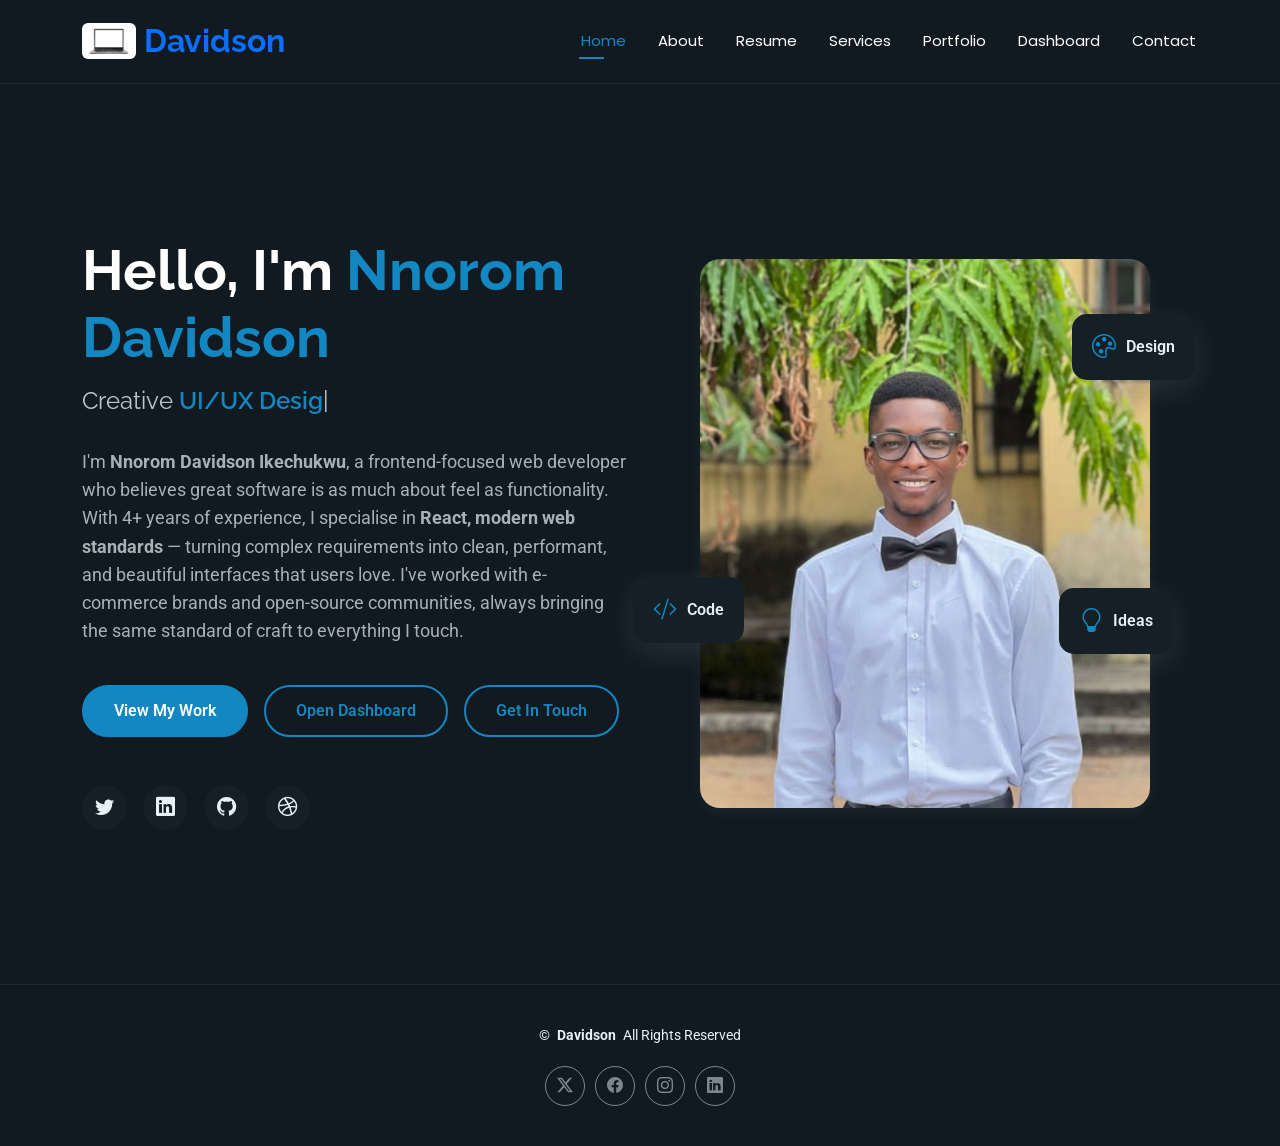
<file: index.html>
<!doctype html>
<html lang="en">
  <head>
    <meta charset="utf-8" />
    <meta content="width=device-width, initial-scale=1.0" name="viewport" />
    <title>Davidson Portfolio</title>
    <meta name="description" content="" />
    <meta name="keywords" content="" />

    <!-- Favicons -->
    <link href="assets/img/favico.png" rel="icon" />
    <link href="assets/img/apple-touch-ico.png" rel="apple-touch-icon" />

    <!-- Fonts -->
    <link href="https://fonts.googleapis.com" rel="preconnect" />
    <link href="https://fonts.gstatic.com" rel="preconnect" crossorigin />
    <link
      href="https://fonts.googleapis.com/css2?family=Roboto:ital,wght@0,100;0,300;0,400;0,500;0,700;0,900;1,100;1,300;1,400;1,500;1,700;1,900&family=Poppins:ital,wght@0,100;0,200;0,300;0,400;0,500;0,600;0,700;0,800;0,900;1,100;1,200;1,300;1,400;1,500;1,600;1,700;1,800;1,900&family=Raleway:ital,wght@0,100;0,200;0,300;0,400;0,500;0,600;0,700;0,800;0,900;1,100;1,200;1,300;1,400;1,500;1,600;1,700;1,800;1,900&display=swap"
      rel="stylesheet"
    />

    <!-- Vendor CSS Files -->
    <link
      href="assets/vendor/bootstrap/css/bootstrap.min.css"
      rel="stylesheet"
    />
    <link
      href="assets/vendor/bootstrap-icons/bootstrap-icons.css"
      rel="stylesheet"
    />
    <link href="assets/vendor/aos/aos.css" rel="stylesheet" />
    <link href="assets/vendor/swiper/swiper-bundle.min.css" rel="stylesheet" />
    <link
      href="assets/vendor/glightbox/css/glightbox.min.css"
      rel="stylesheet"
    />

    <!-- Main CSS File -->
    <link href="assets/css/main.css" rel="stylesheet" />

  </head>

  <body class="index-page">
    <header
      id="header"
      class="header d-flex align-items-center light-background sticky-top"
    >
      <div
        class="container position-relative d-flex align-items-center justify-content-between"
      >
       <a href="index.html" class="logo d-flex align-items-center me-auto me-xl-0">
      <img src="assets/img/laptop.webp" class="rounded-2" alt="">
      <h1 class="sitename text-primary fw-bold">Davidson</h1> 
    </a>

        <nav id="navmenu" class="navmenu">
          <ul>
            <li><a href="index.html" class="active">Home</a></li>
            <li><a href="about.html">About</a></li>
            <li><a href="resume.html">Resume</a></li>
            <li><a href="services.html">Services</a></li>
            <li><a href="portfolio.html">Portfolio</a></li>
            <li><a href="dashboard.html">Dashboard</a></li>
            <li><a href="contact.html">Contact</a></li>
          </ul>
          <i class="mobile-nav-toggle d-xl-none bi bi-list"></i>
        </nav>

      <!--   <div class="header-social-links">
          <a href="https://x.com/Davidson Ikechukwu"><i class="bi bi-twitter-x"></i></a>
          <a href="https://www.facebook.com/share/1BREzqqqew/" class="facebook"><i class="bi bi-facebook"></i></a>
          <a href="https://www.instagram.com/nnoromdavidson?igsh=cDBoOHh2YnZlcjl3" class="instagram"><i class="bi bi-instagram"></i></a>
          <a href="#" class="linkedin"><i class="bi bi-linkedin"></i></a>
        </div> -->
      </div>
    </header>

    <main class="main">
      <!-- Hero Section -->
      <section id="hero" class="hero section">
        <div class="container" data-aos="fade-up" data-aos-delay="100">
          <div class="row gy-4 align-items-center">
            <div class="col-lg-6 order-2 order-lg-1">
              <div class="hero-content">
                <h1 data-aos="fade-up" data-aos-delay="200">
                  Hello, I'm <span class="highlight">Nnorom Davidson</span>
                </h1>
                <h2 data-aos="fade-up" data-aos-delay="300">
                  Creative
                  <span
                    class="typed"
                    data-typed-items="UI/UX Designer, Web Developer"
                  ></span>
                </h2>
                <p data-aos="fade-up" data-aos-delay="400">
              
                  I'm <strong>Nnorom Davidson Ikechukwu</strong>, a
                  frontend-focused web developer who believes great software is
                  as much about feel as functionality.
              
                
                  With 4+ years of experience, I specialise in
                  <strong>React, modern web standards</strong> —
                  turning complex requirements into clean, performant, and
                  beautiful interfaces that users love.
                
                
                  I've worked with e-commerce brands and
                  open-source communities, always bringing the same standard of
                  craft to everything I touch.
              
                </p>
                <div
                  class="hero-actions"
                  data-aos="fade-up"
                  data-aos-delay="500"
                >
                  <a href="portfolio.html" class="btn btn-primary"
                    >View My Work</a
                  >
                  <a href="dashboard.html" class="btn btn-outline"
                    >Open Dashboard</a
                  >
                  <a href="contact.html" class="btn btn-outline"
                    >Get In Touch</a
                  >
                </div>
                <div
                  class="social-links"
                  data-aos="fade-up"
                  data-aos-delay="600"
                >
                  <a href="#"><i class="bi bi-twitter"></i></a>
                  <a href="#"><i class="bi bi-linkedin"></i></a>
                  <a href="https://github.com/DavidsonIyke"><i class="bi bi-github"></i></a>
                  <a href="#"><i class="bi bi-dribbble"></i></a>
                </div>
              </div>
            </div>
            <div class="col-lg-6 order-1 order-lg-2">
              <div class="hero-image" data-aos="zoom-in" data-aos-delay="300">
                <div class="image-wrapper">
                  <img
                    src="assets/img/profile/Screenshot_20240327-204604~2 - Copy.jpg"
                    alt="Sarah Mitchell"
                    class="img-fluid"
                  />
                  <div class="floating-elements">
                    <div
                      class="floating-card design"
                      data-aos="fade-left"
                      data-aos-delay="700"
                    >
                      <i class="bi bi-palette"></i>
                      <span>Design</span>
                    </div>
                    <div
                      class="floating-card code"
                      data-aos="fade-right"
                      data-aos-delay="800"
                    >
                      <i class="bi bi-code-slash"></i>
                      <span>Code</span>
                    </div>
                    <div
                      class="floating-card creativity"
                      data-aos="fade-up"
                      data-aos-delay="900"
                    >
                      <i class="bi bi-lightbulb"></i>
                      <span>Ideas</span>
                    </div>
                  </div>
                </div>
              </div>
            </div>
          </div>
        </div>
      </section>
      <!-- /Hero Section -->
    </main>

    <footer id="footer" class="footer">
      <div class="container">
        <div class="copyright text-center">
          <p>
            ©
            <strong class="px-1 sitename">Davidson</strong>
            <span>All Rights Reserved<br /></span>
          </p>
        </div>
        <div class="social-links d-flex justify-content-center">
          <a href="https://x.com/Davidson Ikechukwu"><i class="bi bi-twitter-x"></i></a>
          <a href="https://www.facebook.com/share/1BREzqqqew/"><i class="bi bi-facebook"></i></a>
          <a href="https://www.instagram.com/nnoromdavidson?igsh=cDBoOHh2YnZlcjl3"><i class="bi bi-instagram"></i></a>
          <a href=""><i class="bi bi-linkedin"></i></a>
        </div>
      </div>
    </footer>

    <!-- Scroll Top -->
    <a
      href="#"
      id="scroll-top"
      class="scroll-top d-flex align-items-center justify-content-center"
      ><i class="bi bi-arrow-up-short"></i
    ></a>

    <!-- Preloader -->
    <div id="preloader"></div>

    <!-- Vendor JS Files -->
    <script src="assets/vendor/bootstrap/js/bootstrap.bundle.min.js"></script>
    <script src="assets/vendor/php-email-form/validate.js"></script>
    <script src="assets/vendor/aos/aos.js"></script>
    <script src="assets/vendor/typed.js/typed.umd.js"></script>
    <script src="assets/vendor/waypoints/noframework.waypoints.js"></script>
    <script src="assets/vendor/purecounter/purecounter_vanilla.js"></script>
    <script src="assets/vendor/swiper/swiper-bundle.min.js"></script>
    <script src="assets/vendor/imagesloaded/imagesloaded.pkgd.min.js"></script>
    <script src="assets/vendor/isotope-layout/isotope.pkgd.min.js"></script>
    <script src="assets/vendor/glightbox/js/glightbox.min.js"></script>

    <!-- Main JS File -->
    <script src="assets/js/main.js"></script>
  </body>
</html>
</file>
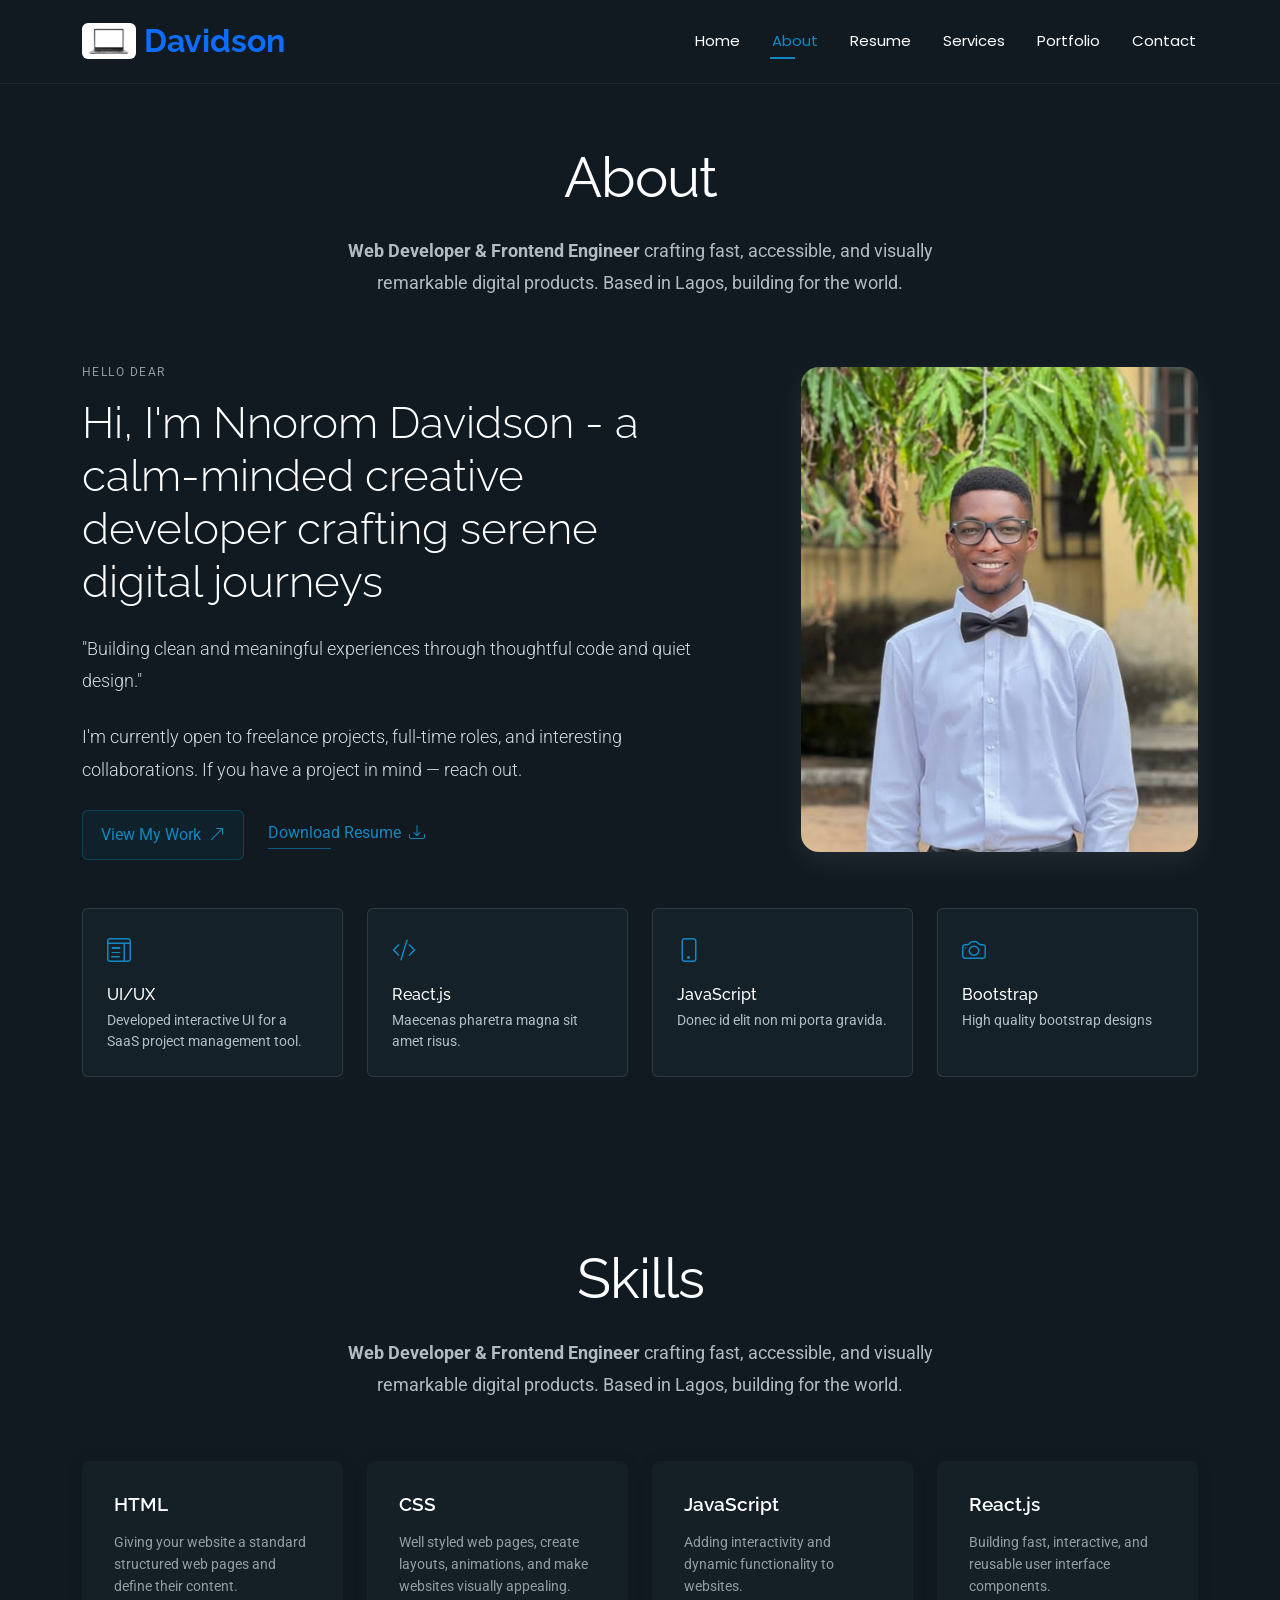
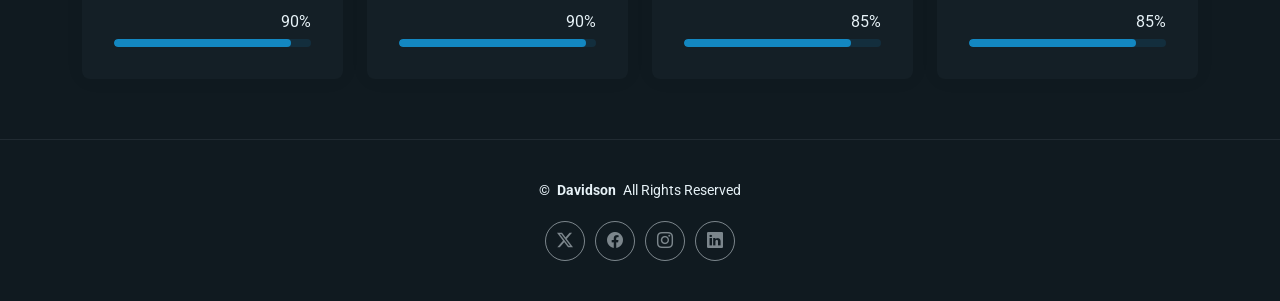
<file: about.html>
<!doctype html>
<html lang="en">
  <head>
    <meta charset="utf-8" />
    <meta content="width=device-width, initial-scale=1.0" name="viewport" />
    <title>Davidson Portfolio</title>
    <meta name="description" content="" />
    <meta name="keywords" content="" />

    <!-- Favicons -->
    <link href="assets/img/favico.png" rel="icon" />
    <link href="assets/img/apple-touch-ico.png" rel="apple-touch-icon" />

    <!-- Fonts -->
    <link href="https://fonts.googleapis.com" rel="preconnect" />
    <link href="https://fonts.gstatic.com" rel="preconnect" crossorigin />
    <link
      href="https://fonts.googleapis.com/css2?family=Roboto:ital,wght@0,100;0,300;0,400;0,500;0,700;0,900;1,100;1,300;1,400;1,500;1,700;1,900&family=Poppins:ital,wght@0,100;0,200;0,300;0,400;0,500;0,600;0,700;0,800;0,900;1,100;1,200;1,300;1,400;1,500;1,600;1,700;1,800;1,900&family=Raleway:ital,wght@0,100;0,200;0,300;0,400;0,500;0,600;0,700;0,800;0,900;1,100;1,200;1,300;1,400;1,500;1,600;1,700;1,800;1,900&display=swap"
      rel="stylesheet"
    />

    <!-- Vendor CSS Files -->
    <link
      href="assets/vendor/bootstrap/css/bootstrap.min.css"
      rel="stylesheet"
    />
    <link
      href="assets/vendor/bootstrap-icons/bootstrap-icons.css"
      rel="stylesheet"
    />
    <link href="assets/vendor/aos/aos.css" rel="stylesheet" />
    <link href="assets/vendor/swiper/swiper-bundle.min.css" rel="stylesheet" />
    <link
      href="assets/vendor/glightbox/css/glightbox.min.css"
      rel="stylesheet"
    />

    <!-- Main CSS File -->
    <link href="assets/css/main.css" rel="stylesheet" />
  </head>

  <body class="about-page">
    <header
      id="header"
      class="header d-flex align-items-center light-background sticky-top"
    >
      <div
        class="container position-relative d-flex align-items-center justify-content-between"
      >
        <a
          href="index.html"
          class="logo d-flex align-items-center me-auto me-xl-0"
        >
          <img src="assets/img/laptop.webp" class="rounded-2" alt="" />
          <h1 class="sitename text-primary fw-bold">Davidson</h1>
        </a>

        <nav id="navmenu" class="navmenu">
          <ul>
            <li><a href="index.html">Home</a></li>
            <li><a href="about.html" class="active">About</a></li>
            <li><a href="resume.html">Resume</a></li>
            <li><a href="services.html">Services</a></li>
            <li><a href="portfolio.html">Portfolio</a></li>
            <li><a href="contact.html">Contact</a></li>
          </ul>
          <i class="mobile-nav-toggle d-xl-none bi bi-list"></i>
        </nav>

       <!--  <div class="header-social-links">
          <a href="https://x.com/Davidson Ikechukwu"
            ><i class="bi bi-twitter-x"></i
          ></a>
          <a href="https://www.facebook.com/share/1BREzqqqew/"
            ><i class="bi bi-facebook"></i
          ></a>
          <a
            href="https://www.instagram.com/nnoromdavidson?igsh=cDBoOHh2YnZlcjl3"
            ><i class="bi bi-instagram"></i
          ></a>
          <a href="#" class="linkedin"><i class="bi bi-linkedin"></i></a>
        </div> -->
      </div>
    </header>

    <main class="main">
      <!-- About Section -->
      <section id="about" class="about section">
        <!-- Section Title -->
        <div class="container section-title" data-aos="fade-up">
          <h2>About</h2>
          <p class="hero-desc">
            <strong>Web Developer & Frontend Engineer</strong> crafting fast,
            accessible, and visually remarkable digital products. Based in
            Lagos, building for the world.
          </p>
        </div>
        <!-- End Section Title -->

        <div class="container" data-aos="fade-up" data-aos-delay="100">
          <!-- Intro + Photo -->
          <div class="row align-items-center justify-content-between gy-5 mb-5">
            <div class="col-lg-7" data-aos="fade-right" data-aos-delay="150">
              <div class="intro-content">
                <span class="eyebrow">Hello dear</span>
                <h2 class="headline">
                  Hi, I'm Nnorom Davidson - a calm-minded creative developer
                  crafting serene digital journeys
                </h2>
                <p class="lead">
                  "Building clean and meaningful experiences through thoughtful
                  code and quiet design."
                </p>
                <p class="lead">
                  I'm currently open to freelance projects, full-time roles, and
                  interesting collaborations. If you have a project in mind —
                  reach out.
                </p>

                <div class="cta-group">
                  <a href="portfolio.html" class="btn-ghost">
                    View My Work <i class="bi bi-arrow-up-right"></i>
                  </a>
                  <a href="#" class="link-underline">
                    Download Resume <i class="bi bi-download"></i>
                  </a>
                </div>
              </div>
            </div>

            <div class="col-lg-5" data-aos="zoom-in" data-aos-delay="250">
              <figure class="profile-figure text-center text-lg-end">
                <img
                  src="assets/img/profile/Screenshot_20240327-204604~2 - Copy.jpg"
                  alt="Portrait of Alex"
                  class="img-fluid profile-photo"
                />
              </figure>
            </div>
          </div>
          <!-- End Intro + Photo -->

          <!-- Skills Grid -->
          <div class="mb-5">
            <div class="row g-4">
              <div
                class="col-6 col-md-4 col-lg-3"
                data-aos="fade-up"
                data-aos-delay="120"
              >
                <div class="skill-item">
                  <i class="bi bi-layout-text-window"></i>
                  <h3>UI/UX</h3>
                  <p>
                    Developed interactive UI for a SaaS project management tool.
                  </p>
                </div>
              </div>
              <div
                class="col-6 col-md-4 col-lg-3"
                data-aos="fade-up"
                data-aos-delay="180"
              >
                <div class="skill-item">
                  <i class="bi bi-code-slash"></i>
                  <h3>React.js</h3>
                  <p>Maecenas pharetra magna sit amet risus.</p>
                </div>
              </div>
              <div
                class="col-6 col-md-4 col-lg-3"
                data-aos="fade-up"
                data-aos-delay="240"
              >
                <div class="skill-item">
                  <i class="bi bi-phone"></i>
                  <h3>JavaScript</h3>
                  <p>Donec id elit non mi porta gravida.</p>
                </div>
              </div>
              <div
                class="col-6 col-md-4 col-lg-3"
                data-aos="fade-up"
                data-aos-delay="300"
              >
                <div class="skill-item">
                  <i class="bi bi-camera"></i>
                  <h3>Bootstrap</h3>
                  <p>High quality bootstrap designs</p>
                </div>
              </div>
            </div>
          </div>
          <!-- End Skills Grid -->

          <!-- Journey Timeline -->
          <!-- <div class="mb-5">
            <div class="row g-4">
              <div
                class="col-md-6 col-lg-3"
                data-aos="fade-up"
                data-aos-delay="120"
              >
                <article class="timeline-item">
                  <span class="dot"></span>
                  <time>2018</time>
                  <h4>B.A. in Design</h4>
                  <p>Quisque euismod turpis ut sapien luctus bibendum.</p>
                </article>
              </div>
              <div
                class="col-md-6 col-lg-3"
                data-aos="fade-up"
                data-aos-delay="180"
              >
                <article class="timeline-item">
                  <span class="dot"></span>
                  <time>2020</time>
                  <h4>Freelance Start</h4>
                  <p>Mauris non arcu non urna convallis vulputate.</p>
                </article>
              </div>
              <div
                class="col-md-6 col-lg-3"
                data-aos="fade-up"
                data-aos-delay="240"
              >
                <article class="timeline-item">
                  <span class="dot"></span>
                  <time>2022</time>
                  <h4>Joined Creative Studio</h4>
                  <p>Nunc sed nibh et libero fermentum posuere.</p>
                </article>
              </div>
              <div
                class="col-md-6 col-lg-3"
                data-aos="fade-up"
                data-aos-delay="300"
              >
                <article class="timeline-item">
                  <span class="dot"></span>
                  <time>2024</time>
                  <h4>Lead Frontend</h4>
                  <p>Proin commodo massa sit amet urna pretium.</p>
                </article>
              </div>
            </div>
          </div> -->
          <!-- End Journey Timeline -->
        </div>
      </section>
      <!-- /About Section -->

      <!-- Skills Section -->
      <section id="skills" class="skills section">
        <!-- Section Title -->
        <div class="container section-title" data-aos="fade-up">
          <h2>Skills</h2>
          <p class="hero-desc">
            <strong>Web Developer & Frontend Engineer</strong> crafting fast,
            accessible, and visually remarkable digital products. Based in
            Lagos, building for the world.
          </p>
        </div>
        <!-- End Section Title -->

        <div class="container" data-aos="fade-up" data-aos-delay="100">
          <div class="row g-4 skills-animation">
            <div
              class="col-md-6 col-lg-3"
              data-aos="fade-up"
              data-aos-delay="100"
            >
              <div class="skill-box">
                <h3>HTML</h3>
                <p>Giving your website a standard structured web pages and define their content.</p>
                <span class="text-end d-block">90%</span>
                <div class="progress">
                  <div
                    class="progress-bar"
                    role="progressbar"
                    aria-valuenow="90"
                    aria-valuemin="0"
                    aria-valuemax="100"
                  ></div>
                </div>
              </div>
            </div>

            <div
              class="col-md-6 col-lg-3"
              data-aos="fade-up"
              data-aos-delay="200"
            >
              <div class="skill-box">
                <h3>CSS</h3>
                <p>Well styled web pages, create layouts, animations, and make websites visually appealing.</p>
                <span class="text-end d-block">90%</span>
                <div class="progress">
                  <div
                    class="progress-bar"
                    role="progressbar"
                    aria-valuenow="95"
                    aria-valuemin="0"
                    aria-valuemax="100"
                  ></div>
                </div>
              </div>
            </div>

            <div
              class="col-md-6 col-lg-3"
              data-aos="fade-up"
              data-aos-delay="300"
            >
              <div class="skill-box">
                <h3>JavaScript</h3>
                 <p>Adding interactivity and dynamic functionality to websites.</p>
                <span class="text-end d-block">85%</span>
                <div class="progress">
                  <div
                    class="progress-bar"
                    role="progressbar"
                    aria-valuenow="85"
                    aria-valuemin="0"
                    aria-valuemax="100"
                  ></div>
                </div>
              </div>
            </div>

            <div
              class="col-md-6 col-lg-3"
              data-aos="fade-up"
              data-aos-delay="400"
            >
              <div class="skill-box">
                <h3>React.js</h3>
                <p> Building fast, interactive, and reusable user interface components.</p>
                <span class="text-end d-block">85%</span>
                <div class="progress">
                  <div
                    class="progress-bar"
                    role="progressbar"
                    aria-valuenow="85"
                    aria-valuemin="0"
                    aria-valuemax="100"
                  ></div>
                </div>
              </div>
            </div>
          </div>
        </div>
      </section>
      <!-- /Skills Section -->
    </main>

    <footer id="footer" class="footer">
      <div class="container">
        <div class="copyright text-center">
          <p>
            © <strong class="px-1 sitename">Davidson</strong>
            <span>All Rights Reserved<br /></span>
          </p>
        </div>
        <div class="social-links d-flex justify-content-center">
          <a href="https://x.com/Davidson Ikechukwu"
            ><i class="bi bi-twitter-x"></i
          ></a>
          <a href="https://www.facebook.com/share/1BREzqqqew/"
            ><i class="bi bi-facebook"></i
          ></a>
          <a
            href="https://www.instagram.com/nnoromdavidson?igsh=cDBoOHh2YnZlcjl3"
            ><i class="bi bi-instagram"></i
          ></a>
          <a href=""><i class="bi bi-linkedin"></i></a>
        </div>
      </div>
    </footer>

    <!-- Scroll Top -->
    <a
      href="#"
      id="scroll-top"
      class="scroll-top d-flex align-items-center justify-content-center"
      ><i class="bi bi-arrow-up-short"></i
    ></a>

    <!-- Preloader -->
    <div id="preloader"></div>

    <!-- Vendor JS Files -->
    <script src="assets/vendor/bootstrap/js/bootstrap.bundle.min.js"></script>
    <script src="assets/vendor/php-email-form/validate.js"></script>
    <script src="assets/vendor/aos/aos.js"></script>
    <script src="assets/vendor/typed.js/typed.umd.js"></script>
    <script src="assets/vendor/waypoints/noframework.waypoints.js"></script>
    <script src="assets/vendor/purecounter/purecounter_vanilla.js"></script>
    <script src="assets/vendor/swiper/swiper-bundle.min.js"></script>
    <script src="assets/vendor/imagesloaded/imagesloaded.pkgd.min.js"></script>
    <script src="assets/vendor/isotope-layout/isotope.pkgd.min.js"></script>
    <script src="assets/vendor/glightbox/js/glightbox.min.js"></script>

    <!-- Main JS File -->
    <script src="assets/js/main.js"></script>
  </body>
</html>
</file>
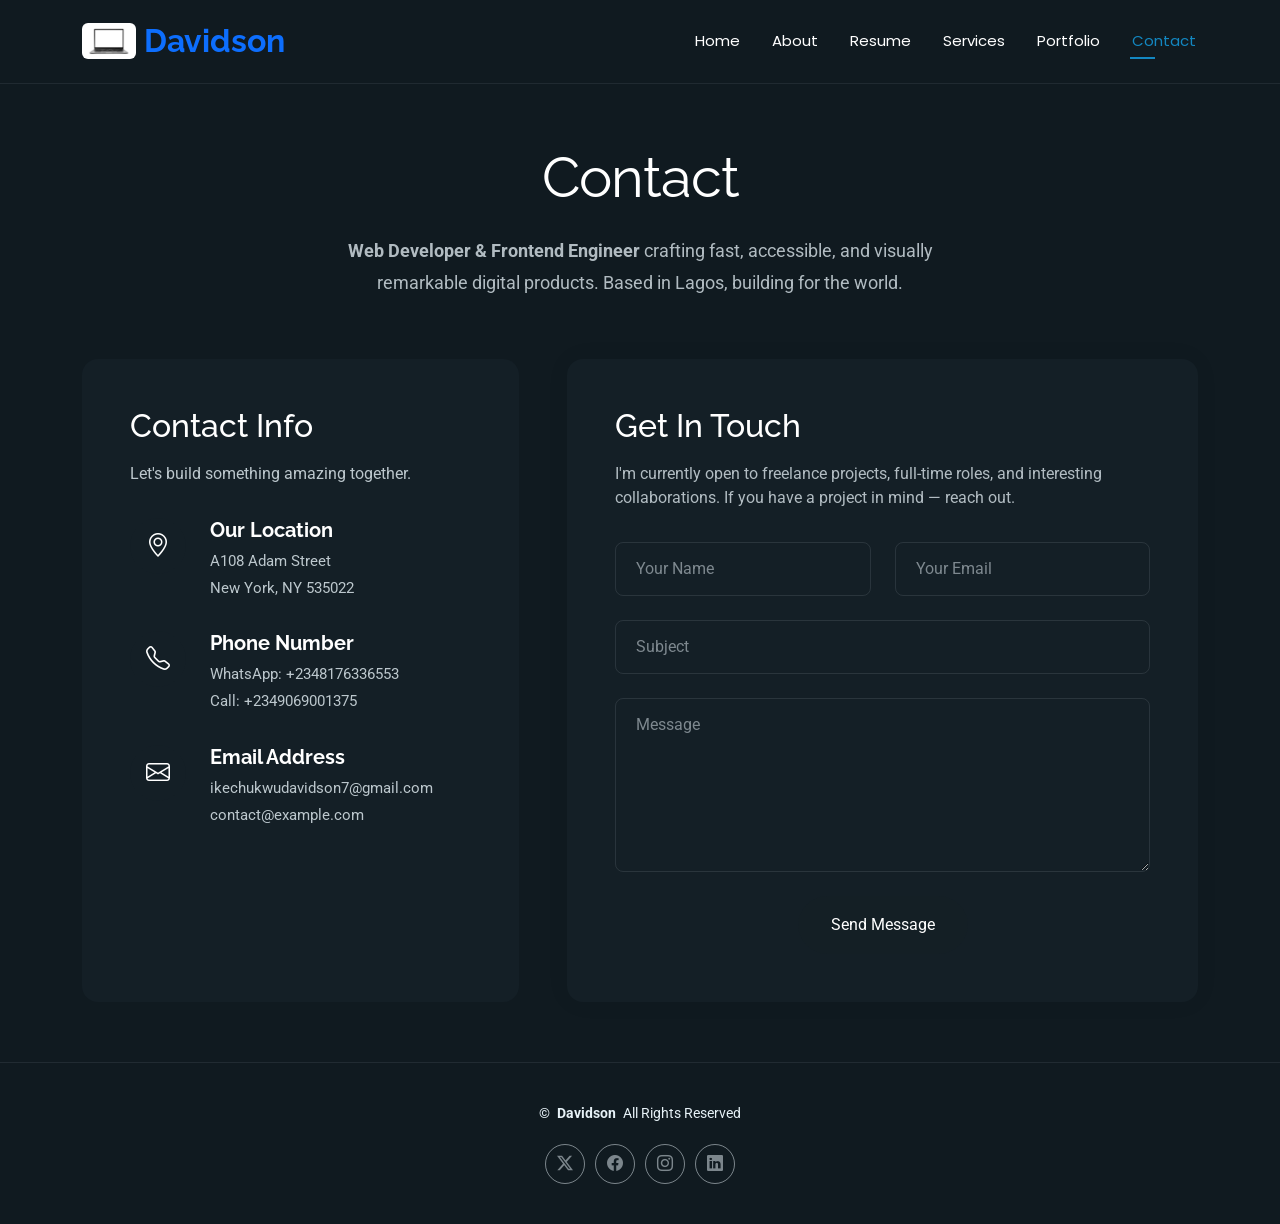
<file: contact.html>
<!DOCTYPE html>
<html lang="en">

<head>
  <meta charset="utf-8">
  <meta content="width=device-width, initial-scale=1.0" name="viewport">
  <title>Davidson Portfolio</title>
  <meta name="description" content="">
  <meta name="keywords" content="">



  <!-- Fonts -->
  <link href="https://fonts.googleapis.com" rel="preconnect">
  <link href="https://fonts.gstatic.com" rel="preconnect" crossorigin>
  <link href="https://fonts.googleapis.com/css2?family=Roboto:ital,wght@0,100;0,300;0,400;0,500;0,700;0,900;1,100;1,300;1,400;1,500;1,700;1,900&family=Poppins:ital,wght@0,100;0,200;0,300;0,400;0,500;0,600;0,700;0,800;0,900;1,100;1,200;1,300;1,400;1,500;1,600;1,700;1,800;1,900&family=Raleway:ital,wght@0,100;0,200;0,300;0,400;0,500;0,600;0,700;0,800;0,900;1,100;1,200;1,300;1,400;1,500;1,600;1,700;1,800;1,900&display=swap" rel="stylesheet">

  <!-- Vendor CSS Files -->
  <link href="assets/vendor/bootstrap/css/bootstrap.min.css" rel="stylesheet">
  <link href="assets/vendor/bootstrap-icons/bootstrap-icons.css" rel="stylesheet">
  <link href="assets/vendor/aos/aos.css" rel="stylesheet">
  <link href="assets/vendor/swiper/swiper-bundle.min.css" rel="stylesheet">
  <link href="assets/vendor/glightbox/css/glightbox.min.css" rel="stylesheet">

  <!-- Main CSS File -->
  <link href="assets/css/main.css" rel="stylesheet">


</head>

<body class="contact-page">

  <header id="header" class="header d-flex align-items-center light-background sticky-top">
    <div class="container position-relative d-flex align-items-center justify-content-between">

       <a href="index.html" class="logo d-flex align-items-center me-auto me-xl-0">
      <img src="assets/img/laptop.webp" class="rounded-2" alt="">
      <h1 class="sitename text-primary fw-bold">Davidson</h1> 
    </a>

      <nav id="navmenu" class="navmenu">
        <ul>
          <li><a href="index.html">Home</a></li>
          <li><a href="about.html">About</a></li>
          <li><a href="resume.html">Resume</a></li>
          <li><a href="services.html">Services</a></li>
          <li><a href="portfolio.html">Portfolio</a></li>
          <li><a href="contact.html" class="active">Contact</a></li>
        </ul>
        <i class="mobile-nav-toggle d-xl-none bi bi-list"></i>
      </nav>

    <!--   <div class="header-social-links">
        <a href="#" class="twitter"><i class="bi bi-twitter-x"></i></a>
        <a href="#" class="facebook"><i class="bi bi-facebook"></i></a>
        <a href="#" class="instagram"><i class="bi bi-instagram"></i></a>
        <a href="#" class="linkedin"><i class="bi bi-linkedin"></i></a>
      </div> -->

    </div>
  </header>

  <main class="main">

    <!-- Contact Section -->
    <section id="contact" class="contact section">

      <!-- Section Title -->
      <div class="container section-title" data-aos="fade-up">
        <h2>Contact</h2>
            <p class="hero-desc">
            <strong>Web Developer & Frontend Engineer</strong> crafting fast,
            accessible, and visually remarkable digital products. Based in
            Lagos, building for the world.
          </p>
      </div><!-- End Section Title -->

      <div class="container" data-aos="fade-up" data-aos-delay="100">

        <div class="row g-4 g-lg-5">
          <div class="col-lg-5">
            <div class="info-box" data-aos="fade-up" data-aos-delay="200">
              <h3>Contact Info</h3>
              <p>Let's build something amazing together.</p>

              <div class="info-item" data-aos="fade-up" data-aos-delay="300">
                <div class="icon-box">
                  <i class="bi bi-geo-alt"></i>
                </div>
                <div class="content">
                  <h4>Our Location</h4>
                  <p>A108 Adam Street</p>
                  <p>New York, NY 535022</p>
                </div>
              </div>

              <div class="info-item" data-aos="fade-up" data-aos-delay="400">
                <div class="icon-box">
                  <i class="bi bi-telephone"></i>
                </div>
                <div class="content">
                  <h4>Phone Number</h4>
                  <p>WhatsApp: +2348176336553</p>
                  <p>Call: +2349069001375</p>
                </div>
              </div>

              <div class="info-item" data-aos="fade-up" data-aos-delay="500">
                <div class="icon-box">
                  <i class="bi bi-envelope"></i>
                </div>
                <div class="content">
                  <h4>Email Address</h4>
                  <p>ikechukwudavidson7@gmail.com</p>
                  <p>contact@example.com</p>
                </div>
              </div>
            </div>
          </div>

          <div class="col-lg-7">
            <div class="contact-form" data-aos="fade-up" data-aos-delay="300">
              <h3>Get In Touch</h3>
              <p>I'm currently open to freelance projects, full-time roles, and interesting collaborations. If you have a project in mind — reach out.</p>

              <form action="forms/contact.php" method="post" class="php-email-form" data-aos="fade-up" data-aos-delay="200">
                <div class="row gy-4">

                  <div class="col-md-6">
                    <input type="text" name="name" class="form-control" placeholder="Your Name" required="">
                  </div>

                  <div class="col-md-6 ">
                    <input type="email" class="form-control" name="email" placeholder="Your Email" required="">
                  </div>

                  <div class="col-12">
                    <input type="text" class="form-control" name="subject" placeholder="Subject" required="">
                  </div>

                  <div class="col-12">
                    <textarea class="form-control" name="message" rows="6" placeholder="Message" required=""></textarea>
                  </div>

                  <div class="col-12 text-center">
                    <div class="loading">Loading</div>
                    <div class="error-message"></div>
                    <div class="sent-message">Your message has been sent. Thank you!</div>

                    <button type="submit" class="btn">Send Message</button>
                  </div>

                </div>
              </form>

            </div>
          </div>

        </div>

      </div>

    </section><!-- /Contact Section -->

  </main>

  <footer id="footer" class="footer">

    <div class="container">
      <div class="copyright text-center ">
        <p>© <strong class="px-1 sitename">Davidson</strong> <span>All Rights Reserved<br></span></p>
      </div>
      <div class="social-links d-flex justify-content-center">
        <a href=""><i class="bi bi-twitter-x"></i></a>
        <a href=""><i class="bi bi-facebook"></i></a>
        <a href=""><i class="bi bi-instagram"></i></a>
        <a href=""><i class="bi bi-linkedin"></i></a>
      </div>
      
    </div>

  </footer>

  <!-- Scroll Top -->
  <a href="#" id="scroll-top" class="scroll-top d-flex align-items-center justify-content-center"><i class="bi bi-arrow-up-short"></i></a>

  <!-- Preloader -->
  <div id="preloader"></div>

  <!-- Vendor JS Files -->
  <script src="assets/vendor/bootstrap/js/bootstrap.bundle.min.js"></script>
  <script src="assets/vendor/php-email-form/validate.js"></script>
  <script src="assets/vendor/aos/aos.js"></script>
  <script src="assets/vendor/typed.js/typed.umd.js"></script>
  <script src="assets/vendor/waypoints/noframework.waypoints.js"></script>
  <script src="assets/vendor/purecounter/purecounter_vanilla.js"></script>
  <script src="assets/vendor/swiper/swiper-bundle.min.js"></script>
  <script src="assets/vendor/imagesloaded/imagesloaded.pkgd.min.js"></script>
  <script src="assets/vendor/isotope-layout/isotope.pkgd.min.js"></script>
  <script src="assets/vendor/glightbox/js/glightbox.min.js"></script>

  <!-- Main JS File -->
  <script src="assets/js/main.js"></script>

</body>

</html>
</file>
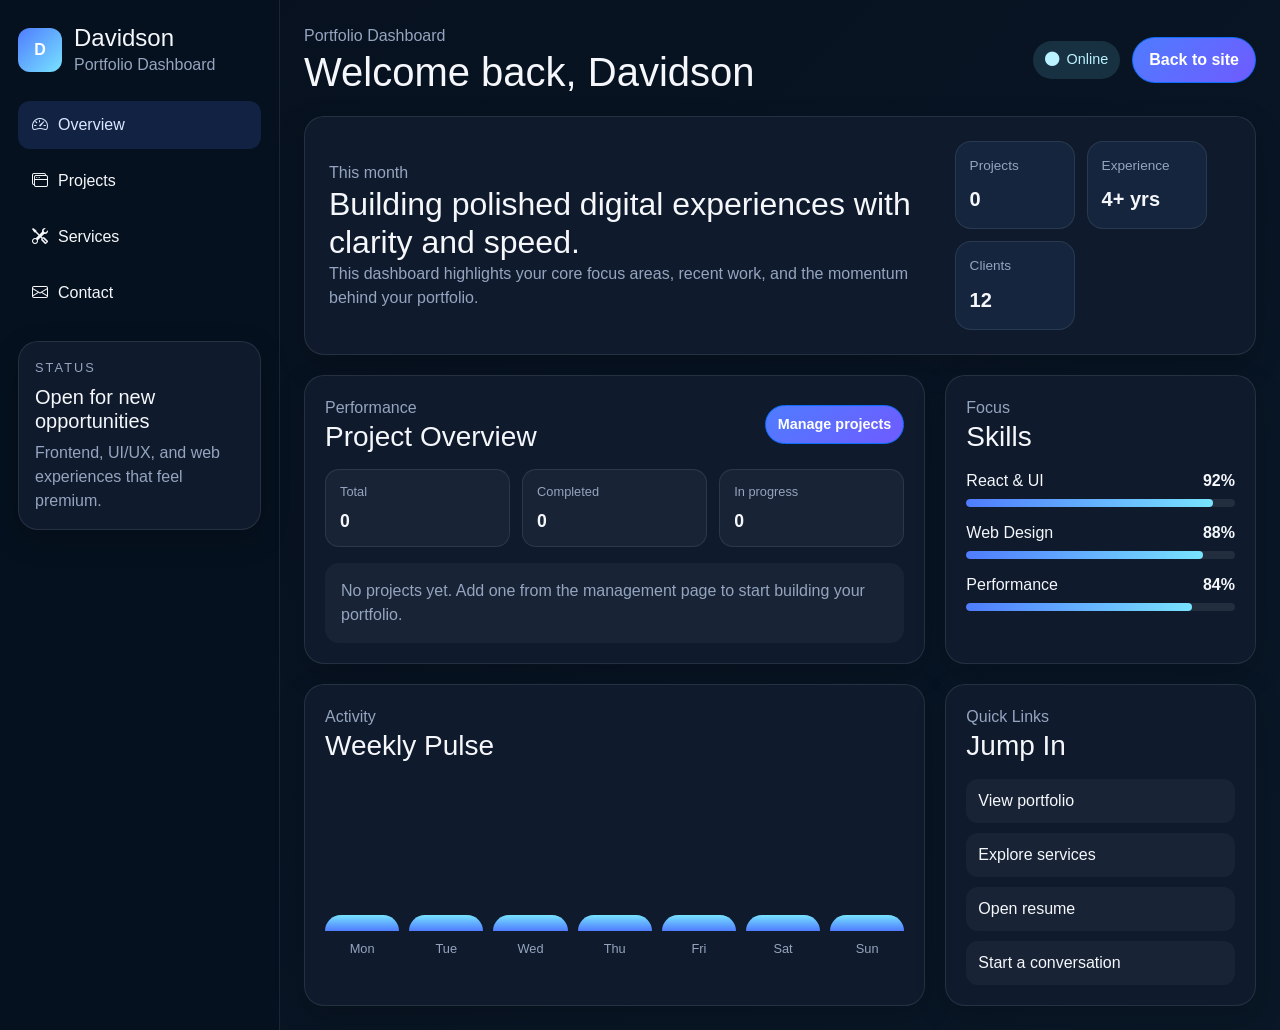
<file: dashboard.html>
<!DOCTYPE html>
<html lang="en">
  <head>
    <meta charset="utf-8" />
    <meta name="viewport" content="width=device-width, initial-scale=1.0" />
    <title>Davidson | Dashboard</title>
    <meta
      name="description"
      content="A polished dashboard overview for Davidson's portfolio"
    />

    <link href="assets/vendor/bootstrap/css/bootstrap.min.css" rel="stylesheet" />
    <link href="assets/vendor/bootstrap-icons/bootstrap-icons.css" rel="stylesheet" />
    <link href="assets/css/dashboard.css" rel="stylesheet" />
  </head>
  <body>
    <div class="dashboard-shell">
      <aside class="sidebar">
        <div class="brand-block">
          <div class="brand-icon">D</div>
          <div>
            <h4>Davidson</h4>
            <p>Portfolio Dashboard</p>
          </div>
        </div>

        <nav class="sidebar-nav">
          <a class="active" href="dashboard.html">
            <i class="bi bi-speedometer2"></i>
            Overview
          </a>
          <a href="portfolio.html">
            <i class="bi bi-window-stack"></i>
            Projects
          </a>
          <a href="services.html">
            <i class="bi bi-tools"></i>
            Services
          </a>
          <a href="contact.html">
            <i class="bi bi-envelope"></i>
            Contact
          </a>
        </nav>

        <div class="sidebar-card">
          <p class="label">Status</p>
          <h5>Open for new opportunities</h5>
          <p>Frontend, UI/UX, and web experiences that feel premium.</p>
        </div>
      </aside>

      <main class="main-content">
        <header class="topbar">
          <div>
            <p class="eyebrow">Portfolio Dashboard</p>
            <h1>Welcome back, Davidson</h1>
          </div>

          <div class="topbar-actions">
            <div class="status-pill">
              <i class="bi bi-circle-fill"></i>
              Online
            </div>
            <a href="index.html" class="btn btn-primary">Back to site</a>
          </div>
        </header>

        <section class="hero-card">
          <div>
            <p class="eyebrow">This month</p>
            <h2>Building polished digital experiences with clarity and speed.</h2>
            <p>
              This dashboard highlights your core focus areas, recent work, and the
              momentum behind your portfolio.
            </p>
          </div>
          <div class="hero-metrics">
            <div class="metric-card">
              <span>Projects</span>
              <strong id="projectCount">0</strong>
            </div>
            <div class="metric-card">
              <span>Experience</span>
              <strong>4+ yrs</strong>
            </div>
            <div class="metric-card">
              <span>Clients</span>
              <strong>12</strong>
            </div>
          </div>
        </section>

        <section class="content-grid">
          <article class="panel panel-large">
            <div class="panel-header">
              <div>
                <p class="eyebrow">Performance</p>
                <h3>Project Overview</h3>
              </div>
              <a href="manage-projects.html" class="btn btn-primary btn-sm">Manage projects</a>
            </div>

            <div class="summary-strip">
              <div class="summary-pill">
                <span>Total</span>
                <strong id="summaryTotalProjects">0</strong>
              </div>
              <div class="summary-pill">
                <span>Completed</span>
                <strong id="summaryCompletedProjects">0</strong>
              </div>
              <div class="summary-pill">
                <span>In progress</span>
                <strong id="summaryActiveProjects">0</strong>
              </div>
            </div>

            <div id="dashboardProjectsList" class="project-list"></div>
          </article>

          <article class="panel">
            <div class="panel-header">
              <div>
                <p class="eyebrow">Focus</p>
                <h3>Skills</h3>
              </div>
            </div>

            <div class="skill-stack">
              <div>
                <div class="skill-row">
                  <span>React & UI</span>
                  <strong>92%</strong>
                </div>
                <div class="progress-bar"><span style="width: 92%"></span></div>
              </div>
              <div>
                <div class="skill-row">
                  <span>Web Design</span>
                  <strong>88%</strong>
                </div>
                <div class="progress-bar"><span style="width: 88%"></span></div>
              </div>
              <div>
                <div class="skill-row">
                  <span>Performance</span>
                  <strong>84%</strong>
                </div>
                <div class="progress-bar"><span style="width: 84%"></span></div>
              </div>
            </div>
          </article>
        </section>

        <section class="content-grid">
          <article class="panel">
            <div class="panel-header">
              <div>
                <p class="eyebrow">Activity</p>
                <h3>Weekly Pulse</h3>
              </div>
            </div>

            <div class="activity-bars" aria-label="Weekly activity chart">
              <div class="bar-col"><span style="height: 60%"></span><label>Mon</label></div>
              <div class="bar-col"><span style="height: 85%"></span><label>Tue</label></div>
              <div class="bar-col"><span style="height: 72%"></span><label>Wed</label></div>
              <div class="bar-col"><span style="height: 92%"></span><label>Thu</label></div>
              <div class="bar-col"><span style="height: 78%"></span><label>Fri</label></div>
              <div class="bar-col"><span style="height: 64%"></span><label>Sat</label></div>
              <div class="bar-col"><span style="height: 88%"></span><label>Sun</label></div>
            </div>
          </article>

          <article class="panel">
            <div class="panel-header">
              <div>
                <p class="eyebrow">Quick Links</p>
                <h3>Jump In</h3>
              </div>
            </div>

            <div class="quick-links">
              <a href="portfolio.html">View portfolio</a>
              <a href="services.html">Explore services</a>
              <a href="resume.html">Open resume</a>
              <a href="contact.html">Start a conversation</a>
            </div>
          </article>
        </section>
      </main>
    </div>

    <script src="assets/vendor/bootstrap/js/bootstrap.bundle.min.js"></script>
    <script src="assets/js/dashboard.js"></script>
  </body>
</html>
</file>
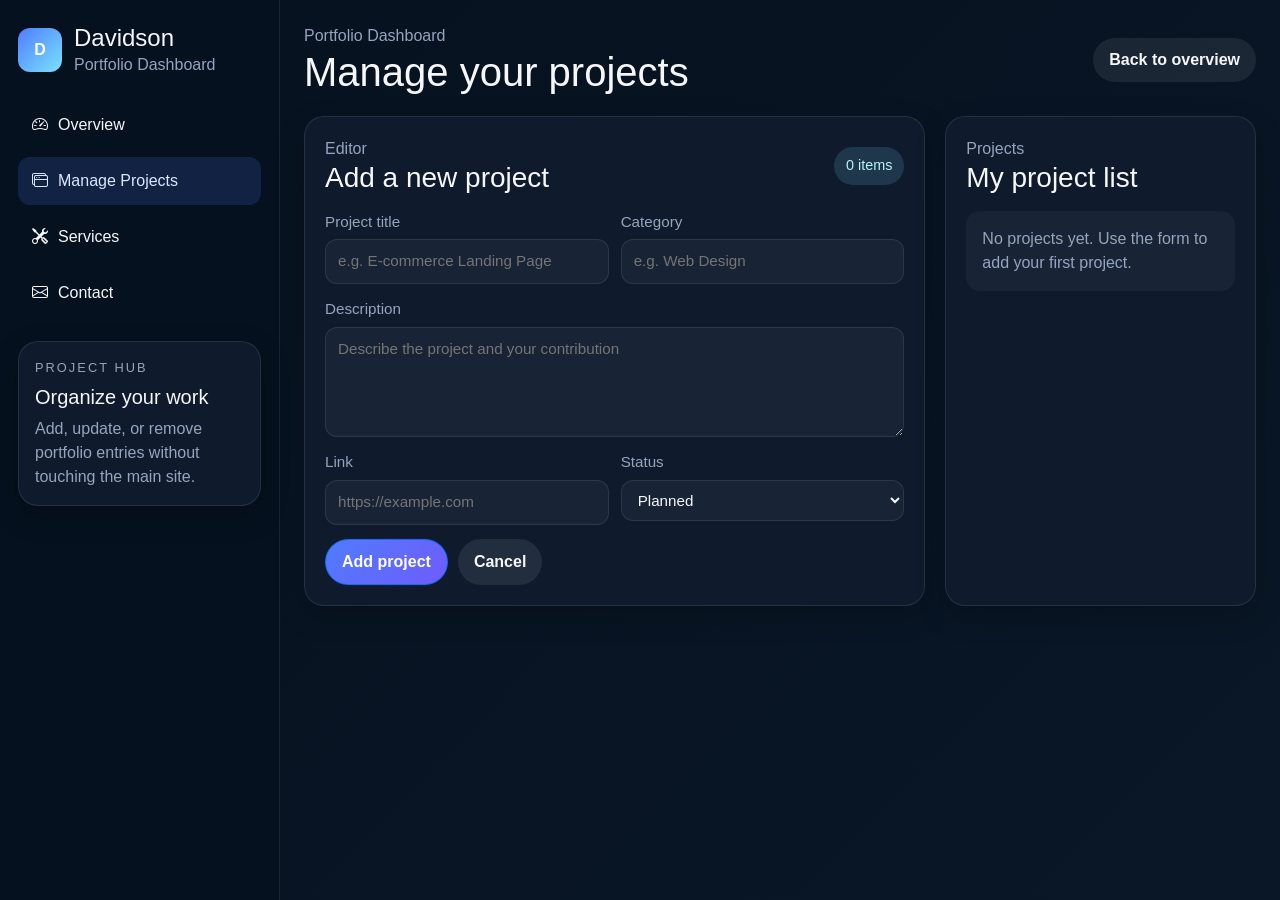
<file: manage-projects.html>
<!DOCTYPE html>
<html lang="en">
  <head>
    <meta charset="utf-8" />
    <meta name="viewport" content="width=device-width, initial-scale=1.0" />
    <title>Davidson | Manage Projects</title>
    <meta name="description" content="Manage portfolio projects from the dashboard" />

    <link href="assets/vendor/bootstrap/css/bootstrap.min.css" rel="stylesheet" />
    <link href="assets/vendor/bootstrap-icons/bootstrap-icons.css" rel="stylesheet" />
    <link href="assets/css/dashboard.css" rel="stylesheet" />
  </head>
  <body>
    <div class="dashboard-shell">
      <aside class="sidebar">
        <div class="brand-block">
          <div class="brand-icon">D</div>
          <div>
            <h4>Davidson</h4>
            <p>Portfolio Dashboard</p>
          </div>
        </div>

        <nav class="sidebar-nav">
          <a href="dashboard.html">
            <i class="bi bi-speedometer2"></i>
            Overview
          </a>
          <a class="active" href="manage-projects.html">
            <i class="bi bi-window-stack"></i>
            Manage Projects
          </a>
          <a href="services.html">
            <i class="bi bi-tools"></i>
            Services
          </a>
          <a href="contact.html">
            <i class="bi bi-envelope"></i>
            Contact
          </a>
        </nav>

        <div class="sidebar-card">
          <p class="label">Project Hub</p>
          <h5>Organize your work</h5>
          <p>Add, update, or remove portfolio entries without touching the main site.</p>
        </div>
      </aside>

      <main class="main-content">
        <header class="topbar">
          <div>
            <p class="eyebrow">Portfolio Dashboard</p>
            <h1>Manage your projects</h1>
          </div>

          <div class="topbar-actions">
            <a href="dashboard.html" class="btn btn-secondary">Back to overview</a>
          </div>
        </header>

        <section class="content-grid">
          <article class="panel">
            <div class="panel-header">
              <div>
                <p class="eyebrow">Editor</p>
                <h3 id="projectFormTitle">Add a new project</h3>
              </div>
              <span class="pill" id="projectCountBadge">0 items</span>
            </div>

            <form id="projectForm" class="project-form">
              <input type="hidden" id="projectId" />

              <div class="form-grid">
                <label>
                  Project title
                  <input id="projectTitle" type="text" placeholder="e.g. E-commerce Landing Page" required />
                </label>

                <label>
                  Category
                  <input id="projectCategory" type="text" placeholder="e.g. Web Design" />
                </label>
              </div>

              <label>
                Description
                <textarea id="projectDescription" placeholder="Describe the project and your contribution"></textarea>
              </label>

              <div class="form-grid">
                <label>
                  Link
                  <input id="projectLink" type="url" placeholder="https://example.com" />
                </label>

                <label>
                  Status
                  <select id="projectStatus">
                    <option value="Planned">Planned</option>
                    <option value="In Progress">In Progress</option>
                    <option value="Completed">Completed</option>
                  </select>
                </label>
              </div>

              <div class="form-actions">
                <button id="projectSubmitButton" class="btn btn-primary" type="submit">Add project</button>
                <button id="cancelEditButton" class="btn btn-secondary" type="button">Cancel</button>
              </div>
            </form>
          </article>

          <article class="panel">
            <div class="panel-header">
              <div>
                <p class="eyebrow">Projects</p>
                <h3>My project list</h3>
              </div>
            </div>

            <div id="projectManagerList" class="project-manager-list"></div>
          </article>
        </section>
      </main>
    </div>

    <script src="assets/vendor/bootstrap/js/bootstrap.bundle.min.js"></script>
    <script src="assets/js/dashboard.js"></script>
  </body>
</html>
</file>
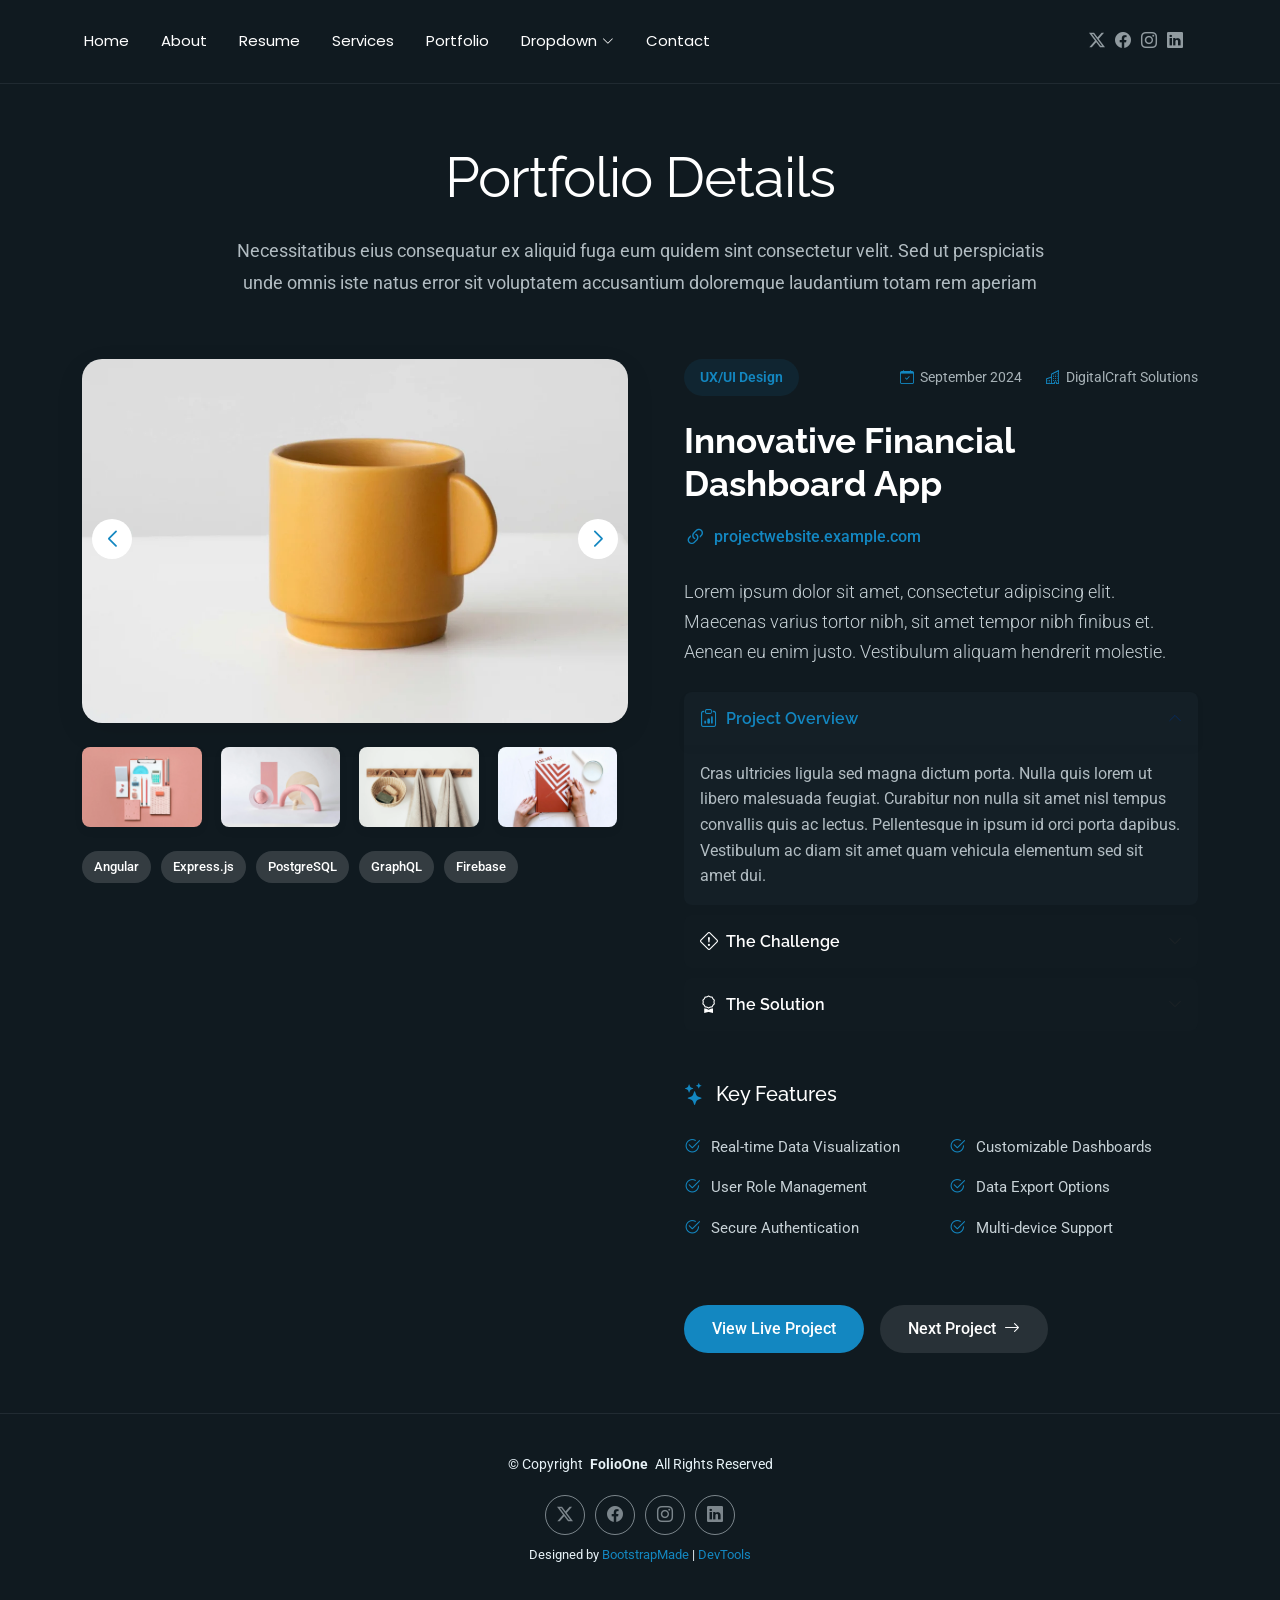
<file: portfolio-details.html>
<!DOCTYPE html>
<html lang="en">

<head>
  <meta charset="utf-8">
  <meta content="width=device-width, initial-scale=1.0" name="viewport">
  <title>Portfolio Details - FolioOne Bootstrap Template</title>
  <meta name="description" content="">
  <meta name="keywords" content="">

  <!-- Favicons -->
  <link href="assets/img/favicon.png" rel="icon">
  <link href="assets/img/apple-touch-icon.png" rel="apple-touch-icon">

  <!-- Fonts -->
  <link href="https://fonts.googleapis.com" rel="preconnect">
  <link href="https://fonts.gstatic.com" rel="preconnect" crossorigin>
  <link href="https://fonts.googleapis.com/css2?family=Roboto:ital,wght@0,100;0,300;0,400;0,500;0,700;0,900;1,100;1,300;1,400;1,500;1,700;1,900&family=Poppins:ital,wght@0,100;0,200;0,300;0,400;0,500;0,600;0,700;0,800;0,900;1,100;1,200;1,300;1,400;1,500;1,600;1,700;1,800;1,900&family=Raleway:ital,wght@0,100;0,200;0,300;0,400;0,500;0,600;0,700;0,800;0,900;1,100;1,200;1,300;1,400;1,500;1,600;1,700;1,800;1,900&display=swap" rel="stylesheet">

  <!-- Vendor CSS Files -->
  <link href="assets/vendor/bootstrap/css/bootstrap.min.css" rel="stylesheet">
  <link href="assets/vendor/bootstrap-icons/bootstrap-icons.css" rel="stylesheet">
  <link href="assets/vendor/aos/aos.css" rel="stylesheet">
  <link href="assets/vendor/swiper/swiper-bundle.min.css" rel="stylesheet">
  <link href="assets/vendor/glightbox/css/glightbox.min.css" rel="stylesheet">

  <!-- Main CSS File -->
  <link href="assets/css/main.css" rel="stylesheet">

  <!-- =======================================================
  * Template Name: FolioOne
  * Template URL: https://bootstrapmade.com/folioone-bootstrap-portfolio-website-template/
  * Updated: Aug 23 2025 with Bootstrap v5.3.7
  * Author: BootstrapMade.com
  * License: https://bootstrapmade.com/license/
  ======================================================== -->
</head>

<body class="portfolio-details-page">

  <header id="header" class="header d-flex align-items-center light-background sticky-top">
    <div class="container position-relative d-flex align-items-center justify-content-between">

      <!-- <a href="index.html" class="logo d-flex align-items-center me-auto me-xl-0">
      <img src="assets/img/logo.webp" alt="">
      <h1 class="sitename">FolioOne</h1> 
    </a> -->

      <nav id="navmenu" class="navmenu">
        <ul>
          <li><a href="index.html">Home</a></li>
          <li><a href="about.html">About</a></li>
          <li><a href="resume.html">Resume</a></li>
          <li><a href="services.html">Services</a></li>
          <li><a href="portfolio.html">Portfolio</a></li>
          <li class="dropdown"><a href="#"><span>Dropdown</span> <i class="bi bi-chevron-down toggle-dropdown"></i></a>
            <ul>
              <li><a href="#">Dropdown 1</a></li>
              <li class="dropdown"><a href="#"><span>Deep Dropdown</span> <i class="bi bi-chevron-down toggle-dropdown"></i></a>
                <ul>
                  <li><a href="#">Deep Dropdown 1</a></li>
                  <li><a href="#">Deep Dropdown 2</a></li>
                  <li><a href="#">Deep Dropdown 3</a></li>
                  <li><a href="#">Deep Dropdown 4</a></li>
                  <li><a href="#">Deep Dropdown 5</a></li>
                </ul>
              </li>
              <li><a href="#">Dropdown 2</a></li>
              <li><a href="#">Dropdown 3</a></li>
              <li><a href="#">Dropdown 4</a></li>
            </ul>
          </li>
          <li><a href="contact.html">Contact</a></li>
        </ul>
        <i class="mobile-nav-toggle d-xl-none bi bi-list"></i>
      </nav>

      <div class="header-social-links">
        <a href="#" class="twitter"><i class="bi bi-twitter-x"></i></a>
        <a href="#" class="facebook"><i class="bi bi-facebook"></i></a>
        <a href="#" class="instagram"><i class="bi bi-instagram"></i></a>
        <a href="#" class="linkedin"><i class="bi bi-linkedin"></i></a>
      </div>

    </div>
  </header>

  <main class="main">

    <!-- Portfolio Details Section -->
    <section id="portfolio-details" class="portfolio-details section">

      <!-- Section Title -->
      <div class="container section-title" data-aos="fade-up">
        <h2>Portfolio Details</h2>
        <p>Necessitatibus eius consequatur ex aliquid fuga eum quidem sint consectetur velit. Sed ut perspiciatis unde omnis iste natus error sit voluptatem accusantium doloremque laudantium totam rem aperiam</p>
      </div><!-- End Section Title -->

      <div class="container" data-aos="fade-up" data-aos-delay="100">

        <div class="row gy-4">
          <div class="col-lg-6" data-aos="fade-right">
            <div class="portfolio-details-media">
              <div class="main-image">
                <div class="portfolio-details-slider swiper init-swiper" data-aos="zoom-in">
                  <script type="application/json" class="swiper-config">
                    {
                      "loop": true,
                      "speed": 1000,
                      "autoplay": {
                        "delay": 6000
                      },
                      "effect": "creative",
                      "creativeEffect": {
                        "prev": {
                          "shadow": true,
                          "translate": [0, 0, -400]
                        },
                        "next": {
                          "translate": ["100%", 0, 0]
                        }
                      },
                      "slidesPerView": 1,
                      "navigation": {
                        "nextEl": ".swiper-button-next",
                        "prevEl": ".swiper-button-prev"
                      }
                    }
                  </script>
                  <div class="swiper-wrapper">
                    <div class="swiper-slide">
                      <img src="assets/img/portfolio/portfolio-5.webp" alt="Portfolio Image" class="img-fluid">
                    </div>
                    <div class="swiper-slide">
                      <img src="assets/img/portfolio/portfolio-7.webp" alt="Portfolio Image" class="img-fluid">
                    </div>
                    <div class="swiper-slide">
                      <img src="assets/img/portfolio/portfolio-8.webp" alt="Portfolio Image" class="img-fluid">
                    </div>
                  </div>
                  <div class="swiper-button-prev"></div>
                  <div class="swiper-button-next"></div>
                </div>
              </div>

              <div class="thumbnail-grid" data-aos="fade-up" data-aos-delay="200">
                <div class="row g-2 mt-3">
                  <div class="col-3">
                    <img src="assets/img/portfolio/portfolio-4.webp" alt="Gallery Image" class="img-fluid glightbox">
                  </div>
                  <div class="col-3">
                    <img src="assets/img/portfolio/portfolio-6.webp" alt="Gallery Image" class="img-fluid glightbox">
                  </div>
                  <div class="col-3">
                    <img src="assets/img/portfolio/portfolio-11.webp" alt="Gallery Image" class="img-fluid glightbox">
                  </div>
                  <div class="col-3">
                    <img src="assets/img/portfolio/portfolio-12.webp" alt="Gallery Image" class="img-fluid glightbox">
                  </div>
                </div>
              </div>

              <div class="tech-stack-badges" data-aos="fade-up" data-aos-delay="300">
                <span>Angular</span>
                <span>Express.js</span>
                <span>PostgreSQL</span>
                <span>GraphQL</span>
                <span>Firebase</span>
              </div>
            </div>
          </div>

          <div class="col-lg-6" data-aos="fade-left">
            <div class="portfolio-details-content">
              <div class="project-meta">
                <div class="badge-wrapper">
                  <span class="project-badge">UX/UI Design</span>
                </div>
                <div class="date-client">
                  <div class="meta-item">
                    <i class="bi bi-calendar-check"></i>
                    <span>September 2024</span>
                  </div>
                  <div class="meta-item">
                    <i class="bi bi-buildings"></i>
                    <span>DigitalCraft Solutions</span>
                  </div>
                </div>
              </div>

              <h2 class="project-title">Innovative Financial Dashboard App</h2>

              <div class="project-website">
                <i class="bi bi-link-45deg"></i>
                <a href="#" target="_blank">projectwebsite.example.com</a>
              </div>

              <div class="project-overview">
                <p class="lead">
                  Lorem ipsum dolor sit amet, consectetur adipiscing elit. Maecenas varius tortor nibh, sit amet tempor nibh finibus et. Aenean eu enim justo. Vestibulum aliquam hendrerit molestie.
                </p>

                <div class="accordion project-accordion" id="portfolio-details-projectAccordion">
                  <div class="accordion-item" data-aos="fade-up">
                    <h2 class="accordion-header">
                      <button class="accordion-button" type="button" data-bs-toggle="collapse" data-bs-target="#portfolio-details-collapse-1" aria-expanded="true" aria-controls="collapseOne">
                        <i class="bi bi-clipboard-data me-2"></i> Project Overview
                      </button>
                    </h2>
                    <div id="portfolio-details-collapse-1" class="accordion-collapse collapse show" data-bs-parent="#portfolio-details-projectAccordion">
                      <div class="accordion-body">
                        <p>Cras ultricies ligula sed magna dictum porta. Nulla quis lorem ut libero malesuada feugiat. Curabitur non nulla sit amet nisl tempus convallis quis ac lectus. Pellentesque in ipsum id orci porta dapibus. Vestibulum ac diam sit amet quam vehicula elementum sed sit amet dui.</p>
                      </div>
                    </div>
                  </div>

                  <div class="accordion-item" data-aos="fade-up" data-aos-delay="100">
                    <h2 class="accordion-header">
                      <button class="accordion-button collapsed" type="button" data-bs-toggle="collapse" data-bs-target="#portfolio-details-collapse-2" aria-expanded="false" aria-controls="collapseTwo">
                        <i class="bi bi-exclamation-diamond me-2"></i> The Challenge
                      </button>
                    </h2>
                    <div id="portfolio-details-collapse-2" class="accordion-collapse collapse" data-bs-parent="#portfolio-details-projectAccordion">
                      <div class="accordion-body">
                        <p>Mauris blandit aliquet elit, eget tincidunt nibh pulvinar a. Vivamus suscipit tortor eget felis porttitor volutpat. Curabitur aliquet quam id dui posuere blandit. Praesent sapien massa, convallis a pellentesque nec, egestas non nisi. Sed porttitor lectus nibh.</p>
                      </div>
                    </div>
                  </div>

                  <div class="accordion-item" data-aos="fade-up" data-aos-delay="200">
                    <h2 class="accordion-header">
                      <button class="accordion-button collapsed" type="button" data-bs-toggle="collapse" data-bs-target="#portfolio-details-collapse-3" aria-expanded="false" aria-controls="collapseThree">
                        <i class="bi bi-award me-2"></i> The Solution
                      </button>
                    </h2>
                    <div id="portfolio-details-collapse-3" class="accordion-collapse collapse" data-bs-parent="#portfolio-details-projectAccordion">
                      <div class="accordion-body">
                        <p>Donec sollicitudin molestie malesuada. Curabitur arcu erat, accumsan id imperdiet et, porttitor at sem. Vestibulum ante ipsum primis in faucibus orci luctus et ultrices posuere cubilia Curae; Donec velit neque, auctor sit amet aliquam vel, ullamcorper sit amet ligula.</p>
                      </div>
                    </div>
                  </div>
                </div>
              </div>

              <div class="project-features" data-aos="fade-up" data-aos-delay="300">
                <h3><i class="bi bi-stars"></i> Key Features</h3>
                <div class="row g-3">
                  <div class="col-md-6">
                    <ul class="feature-list">
                      <li><i class="bi bi-check2-circle"></i> Real-time Data Visualization</li>
                      <li><i class="bi bi-check2-circle"></i> User Role Management</li>
                      <li><i class="bi bi-check2-circle"></i> Secure Authentication</li>
                    </ul>
                  </div>
                  <div class="col-md-6">
                    <ul class="feature-list">
                      <li><i class="bi bi-check2-circle"></i> Customizable Dashboards</li>
                      <li><i class="bi bi-check2-circle"></i> Data Export Options</li>
                      <li><i class="bi bi-check2-circle"></i> Multi-device Support</li>
                    </ul>
                  </div>
                </div>
              </div>

              <div class="cta-buttons" data-aos="fade-up" data-aos-delay="400">
                <a href="#" class="btn-view-project">View Live Project</a>
                <a href="#" class="btn-next-project">Next Project <i class="bi bi-arrow-right"></i></a>
              </div>
            </div>
          </div>
        </div>

      </div>

    </section><!-- /Portfolio Details Section -->

  </main>

  <footer id="footer" class="footer">

    <div class="container">
      <div class="copyright text-center ">
        <p>© <span>Copyright</span> <strong class="px-1 sitename">FolioOne</strong> <span>All Rights Reserved<br></span></p>
      </div>
      <div class="social-links d-flex justify-content-center">
        <a href=""><i class="bi bi-twitter-x"></i></a>
        <a href=""><i class="bi bi-facebook"></i></a>
        <a href=""><i class="bi bi-instagram"></i></a>
        <a href=""><i class="bi bi-linkedin"></i></a>
      </div>
      <div class="credits">
        <!-- All the links in the footer should remain intact. -->
        <!-- You can delete the links only if you've purchased the pro version. -->
        <!-- Licensing information: https://bootstrapmade.com/license/ -->
        <!-- Purchase the pro version with working PHP/AJAX contact form: [buy-url] -->
        Designed by <a href="https://bootstrapmade.com/">BootstrapMade</a> | <a href="https://bootstrapmade.com/tools/">DevTools</a>
      </div>
    </div>

  </footer>

  <!-- Scroll Top -->
  <a href="#" id="scroll-top" class="scroll-top d-flex align-items-center justify-content-center"><i class="bi bi-arrow-up-short"></i></a>

  <!-- Preloader -->
  <div id="preloader"></div>

  <!-- Vendor JS Files -->
  <script src="assets/vendor/bootstrap/js/bootstrap.bundle.min.js"></script>
  <script src="assets/vendor/php-email-form/validate.js"></script>
  <script src="assets/vendor/aos/aos.js"></script>
  <script src="assets/vendor/typed.js/typed.umd.js"></script>
  <script src="assets/vendor/waypoints/noframework.waypoints.js"></script>
  <script src="assets/vendor/purecounter/purecounter_vanilla.js"></script>
  <script src="assets/vendor/swiper/swiper-bundle.min.js"></script>
  <script src="assets/vendor/imagesloaded/imagesloaded.pkgd.min.js"></script>
  <script src="assets/vendor/isotope-layout/isotope.pkgd.min.js"></script>
  <script src="assets/vendor/glightbox/js/glightbox.min.js"></script>

  <!-- Main JS File -->
  <script src="assets/js/main.js"></script>

</body>

</html>
</file>
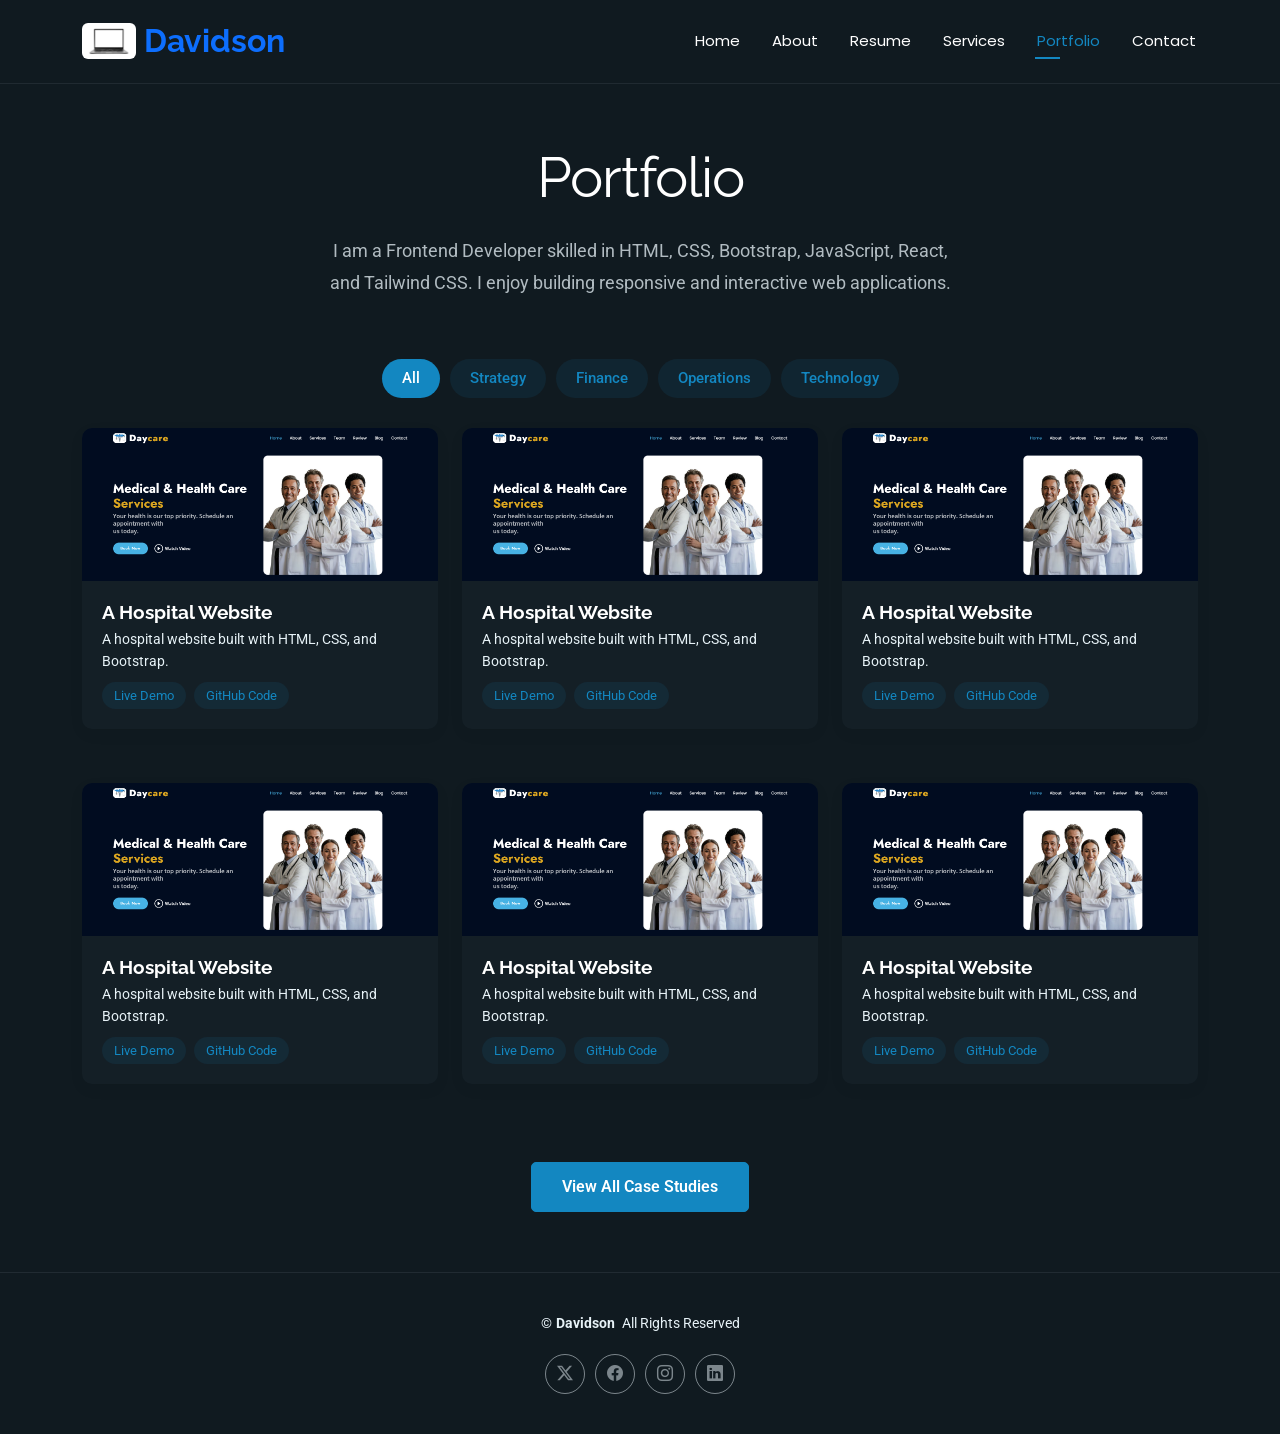
<file: portfolio.html>
<!doctype html>
<html lang="en">
  <head>
    <meta charset="utf-8" />
    <meta content="width=device-width, initial-scale=1.0" name="viewport" />
    <title>Davidson Portfolio</title>
    <meta name="description" content="" />
    <meta name="keywords" content="" />

    <!-- Fonts -->
    <link href="https://fonts.googleapis.com" rel="preconnect" />
    <link href="https://fonts.gstatic.com" rel="preconnect" crossorigin />
    <link
      href="https://fonts.googleapis.com/css2?family=Roboto:ital,wght@0,100;0,300;0,400;0,500;0,700;0,900;1,100;1,300;1,400;1,500;1,700;1,900&family=Poppins:ital,wght@0,100;0,200;0,300;0,400;0,500;0,600;0,700;0,800;0,900;1,100;1,200;1,300;1,400;1,500;1,600;1,700;1,800;1,900&family=Raleway:ital,wght@0,100;0,200;0,300;0,400;0,500;0,600;0,700;0,800;0,900;1,100;1,200;1,300;1,400;1,500;1,600;1,700;1,800;1,900&display=swap"
      rel="stylesheet"
    />

    <!-- Vendor CSS Files -->
    <link
      href="assets/vendor/bootstrap/css/bootstrap.min.css"
      rel="stylesheet"
    />
    <link
      href="assets/vendor/bootstrap-icons/bootstrap-icons.css"
      rel="stylesheet"
    />
    <link href="assets/vendor/aos/aos.css" rel="stylesheet" />
    <link href="assets/vendor/swiper/swiper-bundle.min.css" rel="stylesheet" />
    <link
      href="assets/vendor/glightbox/css/glightbox.min.css"
      rel="stylesheet"
    />

    <!-- Main CSS File -->
    <link href="assets/css/main.css" rel="stylesheet" />

    <!-- =======================================================
  * Template Name: FolioOne
  * Template URL: https://bootstrapmade.com/folioone-bootstrap-portfolio-website-template/
  * Updated: Aug 23 2025 with Bootstrap v5.3.7
  * Author: BootstrapMade.com
  * License: https://bootstrapmade.com/license/
  ======================================================== -->
  </head>

  <body class="portfolio-page">
    <header
      id="header"
      class="header d-flex align-items-center light-background sticky-top"
    >
      <div
        class="container position-relative d-flex align-items-center justify-content-between"
      >
        <a
          href="index.html"
          class="logo d-flex align-items-center me-auto me-xl-0"
        >
          <img src="assets/img/laptop.webp" class="rounded-2" alt="" />
          <h1 class="sitename text-primary fw-bold">Davidson</h1>
        </a>

        <nav id="navmenu" class="navmenu">
          <ul>
            <li><a href="index.html">Home</a></li>
            <li><a href="about.html">About</a></li>
            <li><a href="resume.html">Resume</a></li>
            <li><a href="services.html">Services</a></li>
            <li><a href="portfolio.html" class="active">Portfolio</a></li>
            <li><a href="contact.html">Contact</a></li>
          </ul>
          <i class="mobile-nav-toggle d-xl-none bi bi-list"></i>
        </nav>

        <!-- <div class="header-social-links">
          <a href="https://x.com/Davidson Ikechukwu"
            ><i class="bi bi-twitter-x"></i
          ></a>
          <a href="https://www.facebook.com/share/1BREzqqqew/"
            ><i class="bi bi-facebook"></i
          ></a>
          <a
            href="https://www.instagram.com/nnoromdavidson?igsh=cDBoOHh2YnZlcjl3"
            ><i class="bi bi-instagram"></i
          ></a>
          <a href="#" class="linkedin"><i class="bi bi-linkedin"></i></a>
        </div> -->
      </div>
    </header>

    <main class="main">
      <!-- Portfolio Section -->
      <section id="portfolio" class="portfolio section">
        <!-- Section Title -->
        <div class="container section-title" data-aos="fade-up">
          <h2>Portfolio</h2>
          <p>
            I am a Frontend Developer skilled in HTML, CSS, Bootstrap,
            JavaScript, React, and Tailwind CSS. I enjoy building responsive and
            interactive web applications.
          </p>
        </div>
        <!-- End Section Title -->

        <div class="container" data-aos="fade-up" data-aos-delay="100">
          <div
            class="isotope-layout"
            data-default-filter="*"
            data-layout="masonry"
            data-sort="original-order"
          >
            <ul
              class="portfolio-filters isotope-filters"
              data-aos="fade-up"
              data-aos-delay="200"
            >
              <li data-filter="*" class="filter-active">All</li>
              <li data-filter=".filter-strategy">Strategy</li>
              <li data-filter=".filter-finance">Finance</li>
              <li data-filter=".filter-operations">Operations</li>
              <li data-filter=".filter-technology">Technology</li>
            </ul>
            <!-- End Portfolio Filters -->

            <div
              class="row gy-4 isotope-container"
              data-aos="fade-up"
              data-aos-delay="300"
            >
              <div
                class="col-lg-4 col-md-6 portfolio-item isotope-item filter-strategy"
              >
                <div class="portfolio-card">
                  <div class="portfolio-img">
                    <img
                      src="assets/img/portfolio/Screenshot 2026-06-16 105752.png"
                      alt="Portfolio Item"
                      class="img-fluid"
                    />
                    <div class="portfolio-overlay">
                      <a
                        href="assets/img/portfolio/Screenshot 2026-06-16 105752.png"
                        class="glightbox portfolio-lightbox"
                        ><i class="bi bi-plus"></i
                      ></a>
                      <a href="#" class="portfolio-details-link"
                        ><i class="bi bi-link"></i
                      ></a>
                    </div>
                  </div>
                  <div class="portfolio-info">
                    <h3>A Hospital Website</h3>
                    <p>
                      A hospital website built with HTML, CSS, and Bootstrap.
                    </p>
                    <div class="portfolio-tags">
                   <span><a href="https://davidsoniyke.github.io/Daycare-2/">Live Demo</a></span> 
                   <span><a href="#">GitHub Code</a></span> 
                    </div>
                  </div>
                </div>
              </div>

              <div
                class="col-lg-4 col-md-6 portfolio-item isotope-item filter-finance"
              >
                <div class="portfolio-card">
                  <div class="portfolio-img">
                    <img
                      src="assets/img/portfolio/Screenshot 2026-06-16 105752.png"
                      alt="Portfolio Item"
                      class="img-fluid"
                    />
                    <div class="portfolio-overlay">
                      <a
                        href="assets/img/portfolio/Screenshot 2026-06-16 105752.png"
                        class="glightbox portfolio-lightbox"
                        ><i class="bi bi-plus"></i
                      ></a>
                      <a href="#" class="portfolio-details-link"
                        ><i class="bi bi-link"></i
                      ></a>
                    </div>
                  </div>
                  <div class="portfolio-info">
                    <h3>A Hospital Website</h3>
                    <p>
                      A hospital website built with HTML, CSS, and Bootstrap.
                    </p>
                    <div class="portfolio-tags">
                   <span><a href="">Live Demo</a></span> 
                   <span><a href="#">GitHub Code</a></span> 
                    </div>
                  </div>
                </div>
              </div>

              <div
                class="col-lg-4 col-md-6 portfolio-item isotope-item filter-operations"
              >
        <div class="portfolio-card">
                  <div class="portfolio-img">
                    <img
                      src="assets/img/portfolio/Screenshot 2026-06-16 105752.png"
                      alt="Portfolio Item"
                      class="img-fluid"
                    />
                    <div class="portfolio-overlay">
                      <a
                        href="assets/img/portfolio/Screenshot 2026-06-16 105752.png"
                        class="glightbox portfolio-lightbox"
                        ><i class="bi bi-plus"></i
                      ></a>
                      <a href="#" class="portfolio-details-link"
                        ><i class="bi bi-link"></i
                      ></a>
                    </div>
                  </div>
                  <div class="portfolio-info">
                    <h3>A Hospital Website</h3>
                    <p>
                      A hospital website built with HTML, CSS, and Bootstrap.
                    </p>
                    <div class="portfolio-tags">
                   <span><a href="">Live Demo</a></span> 
                   <span><a href="#">GitHub Code</a></span> 
                    </div>
                  </div>
                </div>
              </div>

              <div
                class="col-lg-4 col-md-6 portfolio-item isotope-item filter-technology"
              >
                  <div class="portfolio-card">
                  <div class="portfolio-img">
                    <img
                      src="assets/img/portfolio/Screenshot 2026-06-16 105752.png"
                      alt="Portfolio Item"
                      class="img-fluid"
                    />
                    <div class="portfolio-overlay">
                      <a
                        href="assets/img/portfolio/Screenshot 2026-06-16 105752.png"
                        class="glightbox portfolio-lightbox"
                        ><i class="bi bi-plus"></i
                      ></a>
                      <a href="#" class="portfolio-details-link"
                        ><i class="bi bi-link"></i
                      ></a>
                    </div>
                  </div>
                  <div class="portfolio-info">
                    <h3>A Hospital Website</h3>
                    <p>
                      A hospital website built with HTML, CSS, and Bootstrap.
                    </p>
                    <div class="portfolio-tags">
                   <span><a href="">Live Demo</a></span> 
                   <span><a href="#">GitHub Code</a></span> 
                    </div>
                  </div>
                </div>
              </div>

              <div
                class="col-lg-4 col-md-6 portfolio-item isotope-item filter-strategy"
              >
                <div class="portfolio-card">
                  <div class="portfolio-img">
                    <img
                      src="assets/img/portfolio/Screenshot 2026-06-16 105752.png"
                      alt="Portfolio Item"
                      class="img-fluid"
                    />
                    <div class="portfolio-overlay">
                      <a
                        href="assets/img/portfolio/Screenshot 2026-06-16 105752.png"
                        class="glightbox portfolio-lightbox"
                        ><i class="bi bi-plus"></i
                      ></a>
                      <a href="#" class="portfolio-details-link"
                        ><i class="bi bi-link"></i
                      ></a>
                    </div>
                  </div>
                  <div class="portfolio-info">
                    <h3>A Hospital Website</h3>
                    <p>
                      A hospital website built with HTML, CSS, and Bootstrap.
                    </p>
                    <div class="portfolio-tags">
                   <span><a href="">Live Demo</a></span> 
                   <span><a href="#">GitHub Code</a></span> 
                    </div>
                  </div>
                </div>
              </div>

              <div
                class="col-lg-4 col-md-6 portfolio-item isotope-item filter-finance"
              >
                <div class="portfolio-card">
                  <div class="portfolio-img">
                    <img
                      src="assets/img/portfolio/Screenshot 2026-06-16 105752.png"
                      alt="Portfolio Item"
                      class="img-fluid"
                    />
                    <div class="portfolio-overlay">
                      <a
                        href="assets/img/portfolio/Screenshot 2026-06-16 105752.png"
                        class="glightbox portfolio-lightbox"
                        ><i class="bi bi-plus"></i
                      ></a>
                      <a href="#" class="portfolio-details-link"
                        ><i class="bi bi-link"></i
                      ></a>
                    </div>
                  </div>
                  <div class="portfolio-info">
                    <h3>A Hospital Website</h3>
                    <p>
                      A hospital website built with HTML, CSS, and Bootstrap.
                    </p>
                    <div class="portfolio-tags">
                   <span><a href="">Live Demo</a></span> 
                   <span><a href="#">GitHub Code</a></span> 
                    </div>
                  </div>
                </div>
              </div>
            </div>
            <!-- End Portfolio Items Container -->
          </div>

          <div class="text-center mt-5" data-aos="fade-up" data-aos-delay="400">
            <a href="#portfolio" class="btn btn-primary"
              >View All Case Studies</a
            >
          </div>
        </div>
      </section>
      <!-- /Portfolio Section -->
    </main>

    <footer id="footer" class="footer">
      <div class="container">
        <div class="copyright text-center">
          <p>
            ©<strong class="px-1 sitename">Davidson</strong>
            <span>All Rights Reserved<br /></span>
          </p>
        </div>
        <div class="social-links d-flex justify-content-center">
          <a href="https://x.com/Davidson Ikechukwu"
            ><i class="bi bi-twitter-x"></i
          ></a>
          <a href="https://www.facebook.com/share/1BREzqqqew/"
            ><i class="bi bi-facebook"></i
          ></a>
          <a
            href="https://www.instagram.com/nnoromdavidson?igsh=cDBoOHh2YnZlcjl3"
            ><i class="bi bi-instagram"></i
          ></a>
          <a href=""><i class="bi bi-linkedin"></i></a>
        </div>
      </div>
    </footer>

    <!-- Scroll Top -->
    <a
      href="#"
      id="scroll-top"
      class="scroll-top d-flex align-items-center justify-content-center"
      ><i class="bi bi-arrow-up-short"></i
    ></a>

    <!-- Preloader -->
    <div id="preloader"></div>

    <!-- Vendor JS Files -->
    <script src="assets/vendor/bootstrap/js/bootstrap.bundle.min.js"></script>
    <script src="assets/vendor/php-email-form/validate.js"></script>
    <script src="assets/vendor/aos/aos.js"></script>
    <script src="assets/vendor/typed.js/typed.umd.js"></script>
    <script src="assets/vendor/waypoints/noframework.waypoints.js"></script>
    <script src="assets/vendor/purecounter/purecounter_vanilla.js"></script>
    <script src="assets/vendor/swiper/swiper-bundle.min.js"></script>
    <script src="assets/vendor/imagesloaded/imagesloaded.pkgd.min.js"></script>
    <script src="assets/vendor/isotope-layout/isotope.pkgd.min.js"></script>
    <script src="assets/vendor/glightbox/js/glightbox.min.js"></script>

    <!-- Main JS File -->
    <script src="assets/js/main.js"></script>
  </body>
</html>
</file>
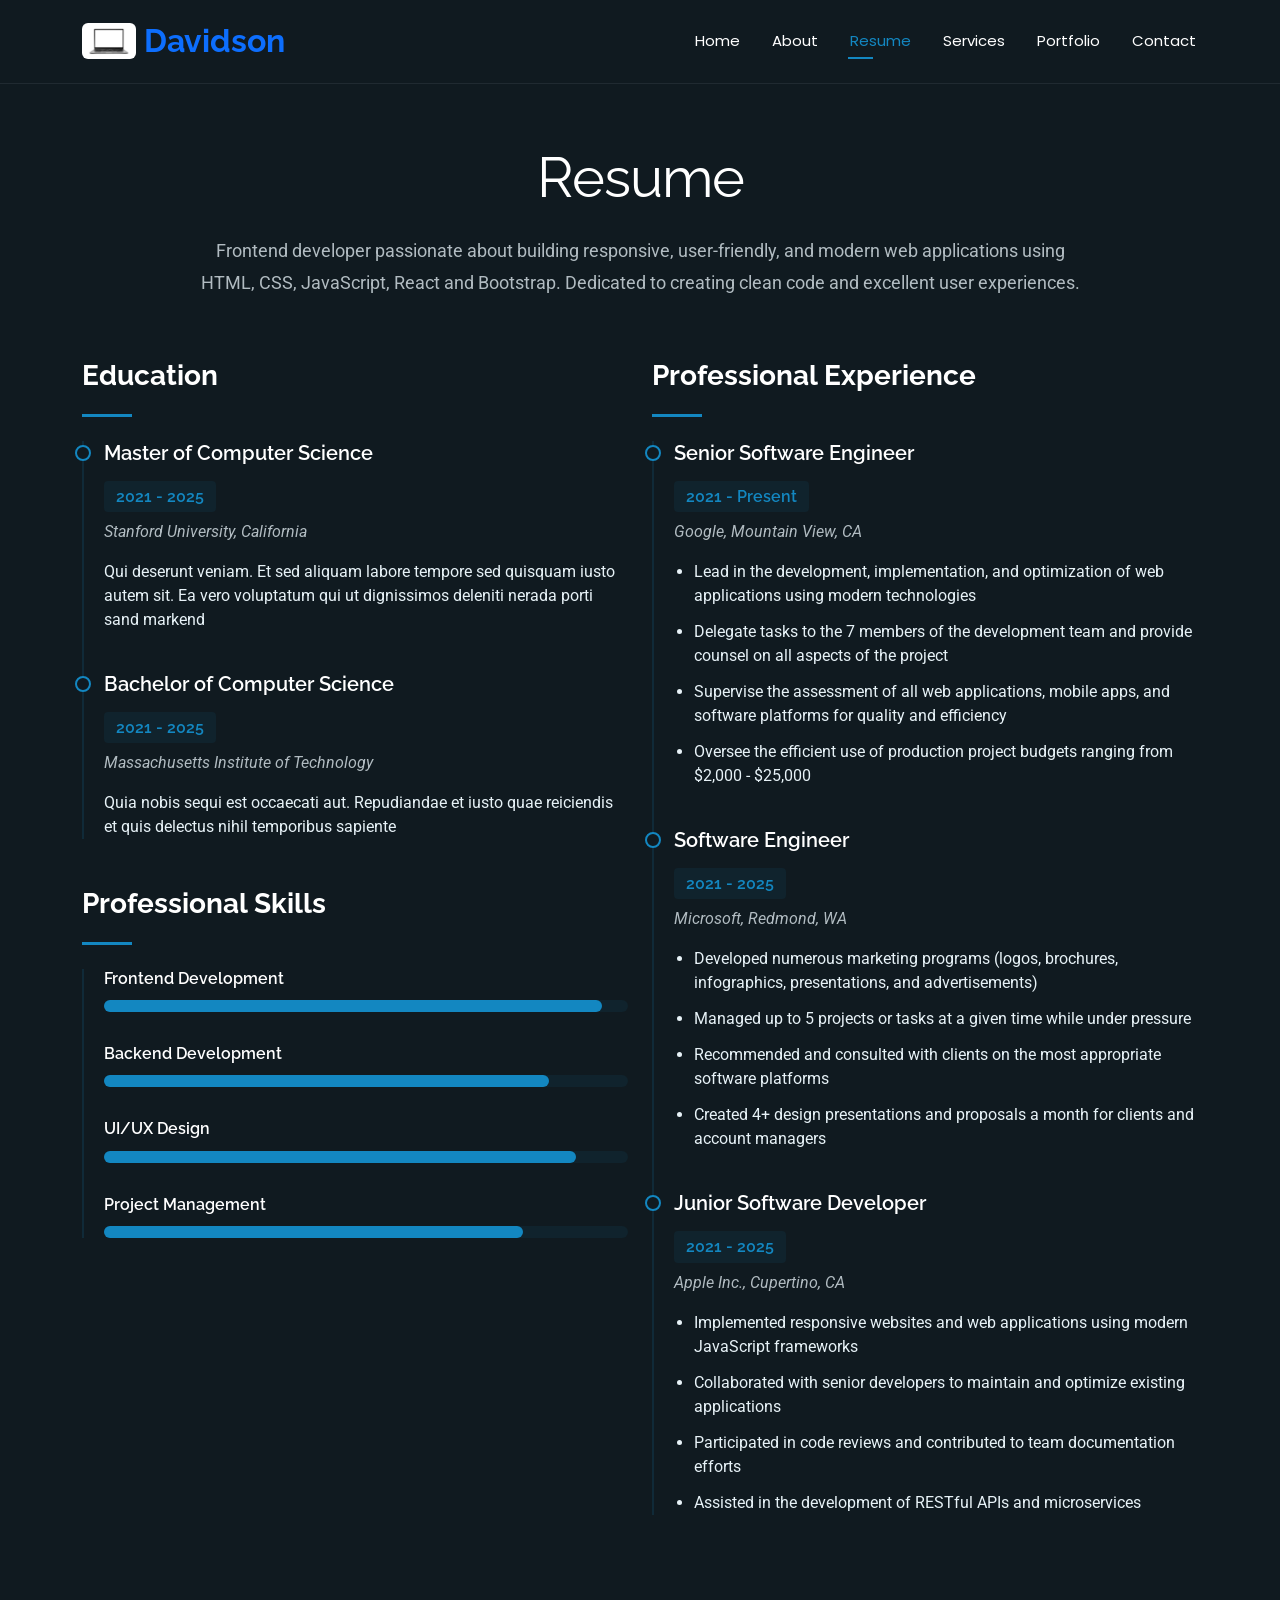
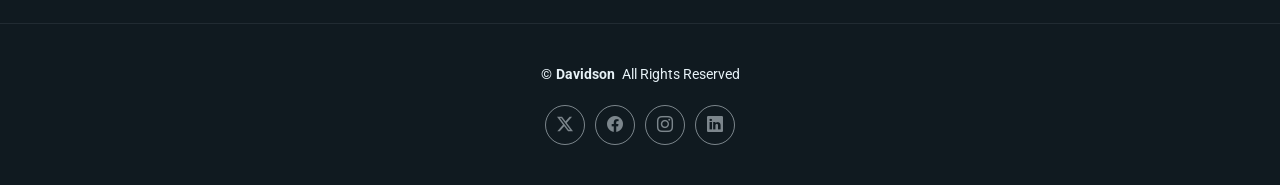
<file: resume.html>
<!DOCTYPE html>
<html lang="en">

<head>
  <meta charset="utf-8">
  <meta content="width=device-width, initial-scale=1.0" name="viewport">
  <title>Davidson Portfolio</title>
  <meta name="description" content="">
  <meta name="keywords" content="">

  <!-- Fonts -->
  <link href="https://fonts.googleapis.com" rel="preconnect">
  <link href="https://fonts.gstatic.com" rel="preconnect" crossorigin>
  <link href="https://fonts.googleapis.com/css2?family=Roboto:ital,wght@0,100;0,300;0,400;0,500;0,700;0,900;1,100;1,300;1,400;1,500;1,700;1,900&family=Poppins:ital,wght@0,100;0,200;0,300;0,400;0,500;0,600;0,700;0,800;0,900;1,100;1,200;1,300;1,400;1,500;1,600;1,700;1,800;1,900&family=Raleway:ital,wght@0,100;0,200;0,300;0,400;0,500;0,600;0,700;0,800;0,900;1,100;1,200;1,300;1,400;1,500;1,600;1,700;1,800;1,900&display=swap" rel="stylesheet">

  <!-- Vendor CSS Files -->
  <link href="assets/vendor/bootstrap/css/bootstrap.min.css" rel="stylesheet">
  <link href="assets/vendor/bootstrap-icons/bootstrap-icons.css" rel="stylesheet">
  <link href="assets/vendor/aos/aos.css" rel="stylesheet">
  <link href="assets/vendor/swiper/swiper-bundle.min.css" rel="stylesheet">
  <link href="assets/vendor/glightbox/css/glightbox.min.css" rel="stylesheet">

  <!-- Main CSS File -->
  <link href="assets/css/main.css" rel="stylesheet">

 
</head>

<body class="resume-page">

  <header id="header" class="header d-flex align-items-center light-background sticky-top">
    <div class="container position-relative d-flex align-items-center justify-content-between">

      <a href="index.html" class="logo d-flex align-items-center me-auto me-xl-0">
      <img src="assets/img/laptop.webp" class="rounded-2" alt="">
      <h1 class="sitename text-primary fw-bold">Davidson</h1> 
    </a>

      <nav id="navmenu" class="navmenu">
        <ul>
          <li><a href="index.html">Home</a></li>
          <li><a href="about.html">About</a></li>
          <li><a href="resume.html" class="active">Resume</a></li>
          <li><a href="services.html">Services</a></li>
          <li><a href="portfolio.html">Portfolio</a></li>
          <li><a href="contact.html">Contact</a></li>
        </ul>
        <i class="mobile-nav-toggle d-xl-none bi bi-list"></i>
      </nav>

     <!--  <div class="header-social-links">
         <a href="https://x.com/Davidson Ikechukwu"><i class="bi bi-twitter-x"></i></a>
          <a href="https://www.facebook.com/share/1BREzqqqew/"><i class="bi bi-facebook"></i></a>
          <a href="https://www.instagram.com/nnoromdavidson?igsh=cDBoOHh2YnZlcjl3"><i class="bi bi-instagram"></i></a>
        <a href="#" class="linkedin"><i class="bi bi-linkedin"></i></a>
      </div> -->

    </div>
  </header>

  <main class="main">

    <!-- Resume Section -->
    <section id="resume" class="resume section">

      <!-- Section Title -->
      <div class="container section-title" data-aos="fade-up">
        <h2>Resume</h2>
        <p>Frontend developer passionate about building responsive, user-friendly, and modern web applications using HTML, CSS, JavaScript, React and Bootstrap. Dedicated to creating clean code and excellent user experiences.</p>
      </div><!-- End Section Title -->

      <div class="container" data-aos="fade-up" data-aos-delay="100">

        <div class="row">
          <div class="col-lg-6">

            <!-- Education Section -->
            <div class="resume-item" data-aos="fade-up">
              <h3 class="resume-title">Education</h3>

              <div class="resume-content">
                <article class="education-item">
                  <h4>Master of Computer Science</h4>
                  <h5>2021 - 2025</h5>
                  <p class="institution"><em>Stanford University, California</em></p>
                  <p>Qui deserunt veniam. Et sed aliquam labore tempore sed quisquam iusto autem sit. Ea vero voluptatum qui ut dignissimos deleniti nerada porti sand markend</p>
                </article>

                <article class="education-item">
                  <h4>Bachelor of Computer Science</h4>
                  <h5>2021 - 2025</h5>
                  <p class="institution"><em>Massachusetts Institute of Technology</em></p>
                  <p>Quia nobis sequi est occaecati aut. Repudiandae et iusto quae reiciendis et quis delectus nihil temporibus sapiente</p>
                </article>
              </div>
            </div><!-- End Education Section -->

            <!-- Professional Skills Section -->
            <div class="resume-item skills-animation" data-aos="fade-up">
              <h3 class="resume-title">Professional Skills</h3>

              <div class="resume-content">
                <div class="skill-item">
                  <h4>Frontend Development</h4>
                  <div class="progress">
                    <div class="progress-bar" role="progressbar" aria-valuenow="95" aria-valuemin="0" aria-valuemax="100"></div>
                  </div>
                </div>

                <div class="skill-item">
                  <h4>Backend Development</h4>
                  <div class="progress">
                    <div class="progress-bar" role="progressbar" aria-valuenow="85" aria-valuemin="0" aria-valuemax="100"></div>
                  </div>
                </div>

                <div class="skill-item">
                  <h4>UI/UX Design</h4>
                  <div class="progress">
                    <div class="progress-bar" role="progressbar" aria-valuenow="90" aria-valuemin="0" aria-valuemax="100"></div>
                  </div>
                </div>

                <div class="skill-item">
                  <h4>Project Management</h4>
                  <div class="progress">
                    <div class="progress-bar" role="progressbar" aria-valuenow="80" aria-valuemin="0" aria-valuemax="100"></div>
                  </div>
                </div>
              </div>
            </div><!-- End Professional Skills Section -->
          </div>

          <div class="col-lg-6">
            <!-- Experience Section -->
            <div class="resume-item" data-aos="fade-up" data-aos-delay="100">
              <h3 class="resume-title">Professional Experience</h3>

              <div class="resume-content">
                <article class="experience-item">
                  <h4>Senior Software Engineer</h4>
                  <h5>2021 - Present</h5>
                  <p class="company"><em>Google, Mountain View, CA</em></p>
                  <ul>
                    <li>Lead in the development, implementation, and optimization of web applications using modern technologies</li>
                    <li>Delegate tasks to the 7 members of the development team and provide counsel on all aspects of the project</li>
                    <li>Supervise the assessment of all web applications, mobile apps, and software platforms for quality and efficiency</li>
                    <li>Oversee the efficient use of production project budgets ranging from $2,000 - $25,000</li>
                  </ul>
                </article>

                <article class="experience-item">
                  <h4>Software Engineer</h4>
                  <h5>2021 - 2025</h5>
                  <p class="company"><em>Microsoft, Redmond, WA</em></p>
                  <ul>
                    <li>Developed numerous marketing programs (logos, brochures, infographics, presentations, and advertisements)</li>
                    <li>Managed up to 5 projects or tasks at a given time while under pressure</li>
                    <li>Recommended and consulted with clients on the most appropriate software platforms</li>
                    <li>Created 4+ design presentations and proposals a month for clients and account managers</li>
                  </ul>
                </article>

                <article class="experience-item">
                  <h4>Junior Software Developer</h4>
                  <h5>2021 - 2025</h5>
                  <p class="company"><em>Apple Inc., Cupertino, CA</em></p>
                  <ul>
                    <li>Implemented responsive websites and web applications using modern JavaScript frameworks</li>
                    <li>Collaborated with senior developers to maintain and optimize existing applications</li>
                    <li>Participated in code reviews and contributed to team documentation efforts</li>
                    <li>Assisted in the development of RESTful APIs and microservices</li>
                  </ul>
                </article>
              </div>
            </div><!-- End Experience Section -->
          </div>
        </div>

      </div>

    </section><!-- /Resume Section -->

  </main>

  <footer id="footer" class="footer">

    <div class="container">
      <div class="copyright text-center ">
        <p>©<strong class="px-1 sitename">Davidson</strong> <span>All Rights Reserved<br></span></p>
      </div>
      <div class="social-links d-flex justify-content-center">
         <a href="https://x.com/Davidson Ikechukwu"><i class="bi bi-twitter-x"></i></a>
          <a href="https://www.facebook.com/share/1BREzqqqew/"><i class="bi bi-facebook"></i></a>
          <a href="https://www.instagram.com/nnoromdavidson?igsh=cDBoOHh2YnZlcjl3"><i class="bi bi-instagram"></i></a>
        <a href=""><i class="bi bi-linkedin"></i></a>
      </div>
    </div>

  </footer>

  <!-- Scroll Top -->
  <a href="#" id="scroll-top" class="scroll-top d-flex align-items-center justify-content-center"><i class="bi bi-arrow-up-short"></i></a>

  <!-- Preloader -->
  <div id="preloader"></div>

  <!-- Vendor JS Files -->
  <script src="assets/vendor/bootstrap/js/bootstrap.bundle.min.js"></script>
  <script src="assets/vendor/php-email-form/validate.js"></script>
  <script src="assets/vendor/aos/aos.js"></script>
  <script src="assets/vendor/typed.js/typed.umd.js"></script>
  <script src="assets/vendor/waypoints/noframework.waypoints.js"></script>
  <script src="assets/vendor/purecounter/purecounter_vanilla.js"></script>
  <script src="assets/vendor/swiper/swiper-bundle.min.js"></script>
  <script src="assets/vendor/imagesloaded/imagesloaded.pkgd.min.js"></script>
  <script src="assets/vendor/isotope-layout/isotope.pkgd.min.js"></script>
  <script src="assets/vendor/glightbox/js/glightbox.min.js"></script>

  <!-- Main JS File -->
  <script src="assets/js/main.js"></script>

</body>

</html>
</file>
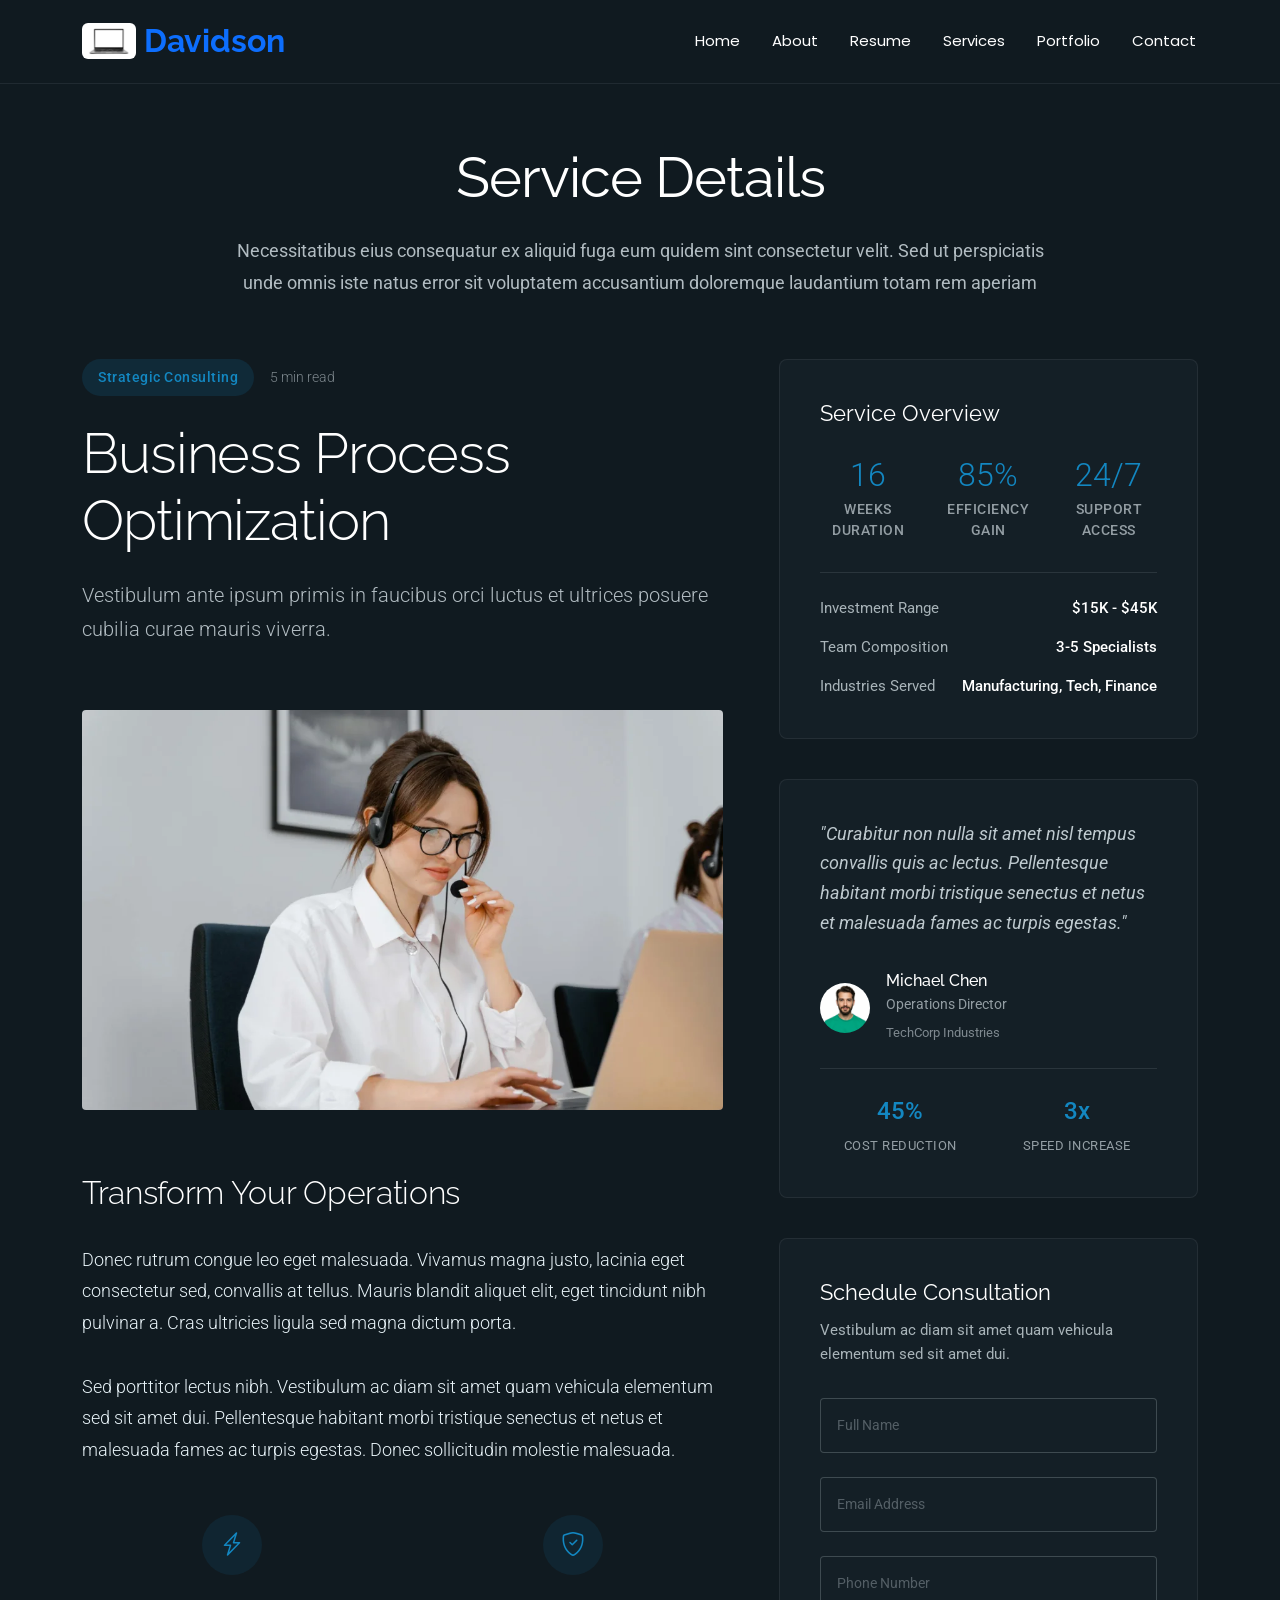
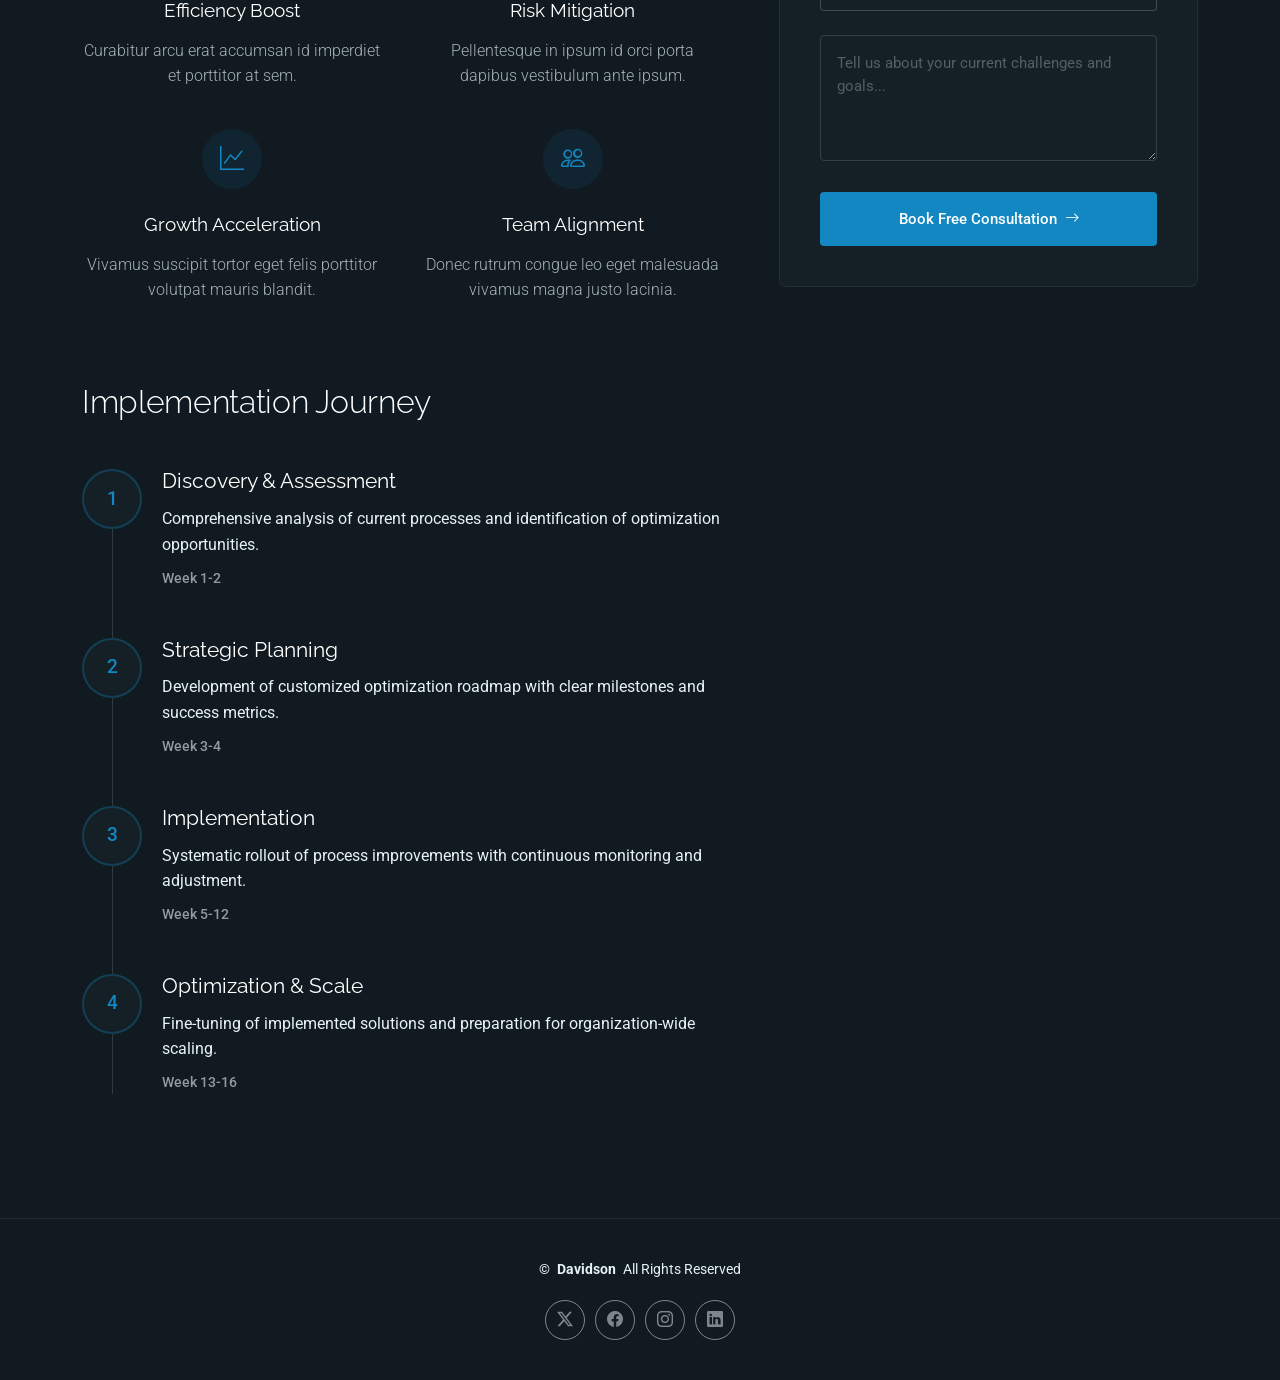
<file: service-details.html>
<!DOCTYPE html>
<html lang="en">

<head>
  <meta charset="utf-8">
  <meta content="width=device-width, initial-scale=1.0" name="viewport">
   <title>Davidson Portfolio</title>
  <meta name="description" content="">
  <meta name="keywords" content="">


  <!-- Fonts -->
  <link href="https://fonts.googleapis.com" rel="preconnect">
  <link href="https://fonts.gstatic.com" rel="preconnect" crossorigin>
  <link href="https://fonts.googleapis.com/css2?family=Roboto:ital,wght@0,100;0,300;0,400;0,500;0,700;0,900;1,100;1,300;1,400;1,500;1,700;1,900&family=Poppins:ital,wght@0,100;0,200;0,300;0,400;0,500;0,600;0,700;0,800;0,900;1,100;1,200;1,300;1,400;1,500;1,600;1,700;1,800;1,900&family=Raleway:ital,wght@0,100;0,200;0,300;0,400;0,500;0,600;0,700;0,800;0,900;1,100;1,200;1,300;1,400;1,500;1,600;1,700;1,800;1,900&display=swap" rel="stylesheet">

  <!-- Vendor CSS Files -->
  <link href="assets/vendor/bootstrap/css/bootstrap.min.css" rel="stylesheet">
  <link href="assets/vendor/bootstrap-icons/bootstrap-icons.css" rel="stylesheet">
  <link href="assets/vendor/aos/aos.css" rel="stylesheet">
  <link href="assets/vendor/swiper/swiper-bundle.min.css" rel="stylesheet">
  <link href="assets/vendor/glightbox/css/glightbox.min.css" rel="stylesheet">

  <!-- Main CSS File -->
  <link href="assets/css/main.css" rel="stylesheet">

  
</head>

<body class="service-details-page">

  <header id="header" class="header d-flex align-items-center light-background sticky-top">
    <div class="container position-relative d-flex align-items-center justify-content-between">

      <a href="index.html" class="logo d-flex align-items-center me-auto me-xl-0">
      <img src="assets/img/laptop.webp" class="rounded-2" alt="">
      <h1 class="sitename text-primary fw-bold">Davidson</h1> 

      <nav id="navmenu" class="navmenu">
        <ul>
          <li><a href="index.html">Home</a></li>
          <li><a href="about.html">About</a></li>
          <li><a href="resume.html">Resume</a></li>
          <li><a href="services.html">Services</a></li>
          <li><a href="portfolio.html">Portfolio</a></li>
          <li><a href="contact.html">Contact</a></li>
        </ul>
        <i class="mobile-nav-toggle d-xl-none bi bi-list"></i>
      </nav>

      <!-- <div class="header-social-links">
          <a href="https://x.com/Davidson Ikechukwu"><i class="bi bi-twitter-x"></i></a>
          <a href="https://www.facebook.com/share/1BREzqqqew/"><i class="bi bi-facebook"></i></a>
          <a href="https://www.instagram.com/nnoromdavidson?igsh=cDBoOHh2YnZlcjl3"><i class="bi bi-instagram"></i></a>
        <a href="#" class="linkedin"><i class="bi bi-linkedin"></i></a>
      </div> -->

    </div>
  </header>

  <main class="main">

    <!-- Service Details Section -->
    <section id="service-details" class="service-details section">

      <!-- Section Title -->
      <div class="container section-title" data-aos="fade-up">
        <h2>Service Details</h2>
        <p>Necessitatibus eius consequatur ex aliquid fuga eum quidem sint consectetur velit. Sed ut perspiciatis unde omnis iste natus error sit voluptatem accusantium doloremque laudantium totam rem aperiam</p>
      </div><!-- End Section Title -->

      <div class="container" data-aos="fade-up" data-aos-delay="100">

        <div class="row">

          <!-- Main Content Area -->
          <div class="col-lg-7">

            <!-- Hero Service Introduction -->
            <div class="service-hero" data-aos="fade-up" data-aos-delay="100">
              <div class="service-meta">
                <span class="service-category">Strategic Consulting</span>
                <span class="reading-time">5 min read</span>
              </div>
              <h1>Business Process Optimization</h1>
              <p class="service-description">Vestibulum ante ipsum primis in faucibus orci luctus et ultrices posuere cubilia curae mauris viverra.</p>
            </div>

            <!-- Service Visual -->
            <div class="service-visual" data-aos="zoom-in" data-aos-delay="200">
              <img src="assets/img/services/services-7.webp" alt="Business Process Optimization" class="img-fluid">
            </div>

            <!-- Service Content -->
            <div class="service-narrative" data-aos="fade-up" data-aos-delay="300">
              <h3>Transform Your Operations</h3>
              <p>Donec rutrum congue leo eget malesuada. Vivamus magna justo, lacinia eget consectetur sed, convallis at tellus. Mauris blandit aliquet elit, eget tincidunt nibh pulvinar a. Cras ultricies ligula sed magna dictum porta.</p>

              <p>Sed porttitor lectus nibh. Vestibulum ac diam sit amet quam vehicula elementum sed sit amet dui. Pellentesque habitant morbi tristique senectus et netus et malesuada fames ac turpis egestas. Donec sollicitudin molestie malesuada.</p>

              <!-- Key Benefits Grid -->
              <div class="benefits-grid" data-aos="fade-up" data-aos-delay="400">
                <div class="benefit-card">
                  <div class="benefit-icon">
                    <i class="bi bi-lightning-charge"></i>
                  </div>
                  <h4>Efficiency Boost</h4>
                  <p>Curabitur arcu erat accumsan id imperdiet et porttitor at sem.</p>
                </div>

                <div class="benefit-card">
                  <div class="benefit-icon">
                    <i class="bi bi-shield-check"></i>
                  </div>
                  <h4>Risk Mitigation</h4>
                  <p>Pellentesque in ipsum id orci porta dapibus vestibulum ante ipsum.</p>
                </div>

                <div class="benefit-card">
                  <div class="benefit-icon">
                    <i class="bi bi-graph-up"></i>
                  </div>
                  <h4>Growth Acceleration</h4>
                  <p>Vivamus suscipit tortor eget felis porttitor volutpat mauris blandit.</p>
                </div>

                <div class="benefit-card">
                  <div class="benefit-icon">
                    <i class="bi bi-people"></i>
                  </div>
                  <h4>Team Alignment</h4>
                  <p>Donec rutrum congue leo eget malesuada vivamus magna justo lacinia.</p>
                </div>
              </div>

            </div>

            <!-- Implementation Timeline -->
            <div class="timeline-section" data-aos="fade-up" data-aos-delay="500">
              <h3>Implementation Journey</h3>
              <div class="timeline">
                <div class="timeline-item">
                  <div class="timeline-marker">
                    <span>1</span>
                  </div>
                  <div class="timeline-content">
                    <h4>Discovery &amp; Assessment</h4>
                    <p>Comprehensive analysis of current processes and identification of optimization opportunities.</p>
                    <small>Week 1-2</small>
                  </div>
                </div>

                <div class="timeline-item">
                  <div class="timeline-marker">
                    <span>2</span>
                  </div>
                  <div class="timeline-content">
                    <h4>Strategic Planning</h4>
                    <p>Development of customized optimization roadmap with clear milestones and success metrics.</p>
                    <small>Week 3-4</small>
                  </div>
                </div>

                <div class="timeline-item">
                  <div class="timeline-marker">
                    <span>3</span>
                  </div>
                  <div class="timeline-content">
                    <h4>Implementation</h4>
                    <p>Systematic rollout of process improvements with continuous monitoring and adjustment.</p>
                    <small>Week 5-12</small>
                  </div>
                </div>

                <div class="timeline-item">
                  <div class="timeline-marker">
                    <span>4</span>
                  </div>
                  <div class="timeline-content">
                    <h4>Optimization &amp; Scale</h4>
                    <p>Fine-tuning of implemented solutions and preparation for organization-wide scaling.</p>
                    <small>Week 13-16</small>
                  </div>
                </div>
              </div>
            </div>

          </div><!-- End Main Content -->

          <!-- Service Sidebar -->
          <div class="col-lg-5">
            <div class="service-sidebar" data-aos="fade-up" data-aos-delay="200">

              <!-- Service Overview Card -->
              <div class="overview-card">
                <div class="overview-header">
                  <h4>Service Overview</h4>
                </div>
                <div class="overview-stats">
                  <div class="stat-item">
                    <div class="stat-number">16</div>
                    <div class="stat-label">Weeks Duration</div>
                  </div>
                  <div class="stat-item">
                    <div class="stat-number">85%</div>
                    <div class="stat-label">Efficiency Gain</div>
                  </div>
                  <div class="stat-item">
                    <div class="stat-number">24/7</div>
                    <div class="stat-label">Support Access</div>
                  </div>
                </div>

                <div class="overview-details">
                  <div class="detail-row">
                    <span class="detail-label">Investment Range</span>
                    <span class="detail-value">$15K - $45K</span>
                  </div>
                  <div class="detail-row">
                    <span class="detail-label">Team Composition</span>
                    <span class="detail-value">3-5 Specialists</span>
                  </div>
                  <div class="detail-row">
                    <span class="detail-label">Industries Served</span>
                    <span class="detail-value">Manufacturing, Tech, Finance</span>
                  </div>
                </div>
              </div>

              <!-- Client Success Story -->
              <div class="success-story">
                <div class="story-quote">
                  <p>"Curabitur non nulla sit amet nisl tempus convallis quis ac lectus. Pellentesque habitant morbi tristique senectus et netus et malesuada fames ac turpis egestas."</p>
                </div>
                <div class="story-author">
                  <img src="assets/img/person/person-m-8.webp" alt="Michael Chen" class="author-avatar">
                  <div class="author-details">
                    <h5>Michael Chen</h5>
                    <span>Operations Director</span>
                    <small>TechCorp Industries</small>
                  </div>
                </div>
                <div class="story-metrics">
                  <div class="metric">
                    <span class="metric-value">45%</span>
                    <span class="metric-label">Cost Reduction</span>
                  </div>
                  <div class="metric">
                    <span class="metric-value">3x</span>
                    <span class="metric-label">Speed Increase</span>
                  </div>
                </div>
              </div>

              <!-- Consultation Form -->
              <div class="consultation-form">
                <div class="form-header">
                  <h4>Schedule Consultation</h4>
                  <p>Vestibulum ac diam sit amet quam vehicula elementum sed sit amet dui.</p>
                </div>

                <form action="forms/consultation.php" method="post" class="php-email-form">
                  <div class="form-group">
                    <input type="text" name="name" class="form-input" placeholder="Full Name" required="">
                  </div>

                  <div class="form-group">
                    <input type="email" name="email" class="form-input" placeholder="Email Address" required="">
                  </div>

                  <div class="form-group">
                    <input type="tel" name="phone" class="form-input" placeholder="Phone Number">
                  </div>

                  <input type="hidden" name="subject" value="Business Process Optimization Consultation">

                  <div class="form-group">
                    <textarea name="message" class="form-input" rows="4" placeholder="Tell us about your current challenges and goals..." required=""></textarea>
                  </div>

                  <div class="loading">Loading</div>
                  <div class="error-message"></div>
                  <div class="sent-message">Your consultation request has been sent. Thank you!</div>

                  <button type="submit" class="btn-consultation">
                    <span>Book Free Consultation</span>
                    <i class="bi bi-arrow-right"></i>
                  </button>
                </form>
              </div>

            </div>
          </div><!-- End Sidebar -->

        </div>

      </div>

    </section><!-- /Service Details Section -->

  </main>

  <footer id="footer" class="footer">

    <div class="container">
      <div class="copyright text-center ">
        <p>© <strong class="px-1 sitename">Davidson</strong> <span>All Rights Reserved<br></span></p>
      </div>
      <div class="social-links d-flex justify-content-center">
          <a href="https://x.com/Davidson Ikechukwu"><i class="bi bi-twitter-x"></i></a>
          <a href="https://www.facebook.com/share/1BREzqqqew/"><i class="bi bi-facebook"></i></a>
          <a href="https://www.instagram.com/nnoromdavidson?igsh=cDBoOHh2YnZlcjl3"><i class="bi bi-instagram"></i></a>
        <a href=""><i class="bi bi-linkedin"></i></a>
      </div>
    
    </div>

  </footer>

  <!-- Scroll Top -->
  <a href="#" id="scroll-top" class="scroll-top d-flex align-items-center justify-content-center"><i class="bi bi-arrow-up-short"></i></a>

  <!-- Preloader -->
  <div id="preloader"></div>

  <!-- Vendor JS Files -->
  <script src="assets/vendor/bootstrap/js/bootstrap.bundle.min.js"></script>
  <script src="assets/vendor/php-email-form/validate.js"></script>
  <script src="assets/vendor/aos/aos.js"></script>
  <script src="assets/vendor/typed.js/typed.umd.js"></script>
  <script src="assets/vendor/waypoints/noframework.waypoints.js"></script>
  <script src="assets/vendor/purecounter/purecounter_vanilla.js"></script>
  <script src="assets/vendor/swiper/swiper-bundle.min.js"></script>
  <script src="assets/vendor/imagesloaded/imagesloaded.pkgd.min.js"></script>
  <script src="assets/vendor/isotope-layout/isotope.pkgd.min.js"></script>
  <script src="assets/vendor/glightbox/js/glightbox.min.js"></script>

  <!-- Main JS File -->
  <script src="assets/js/main.js"></script>

</body>

</html>
</file>
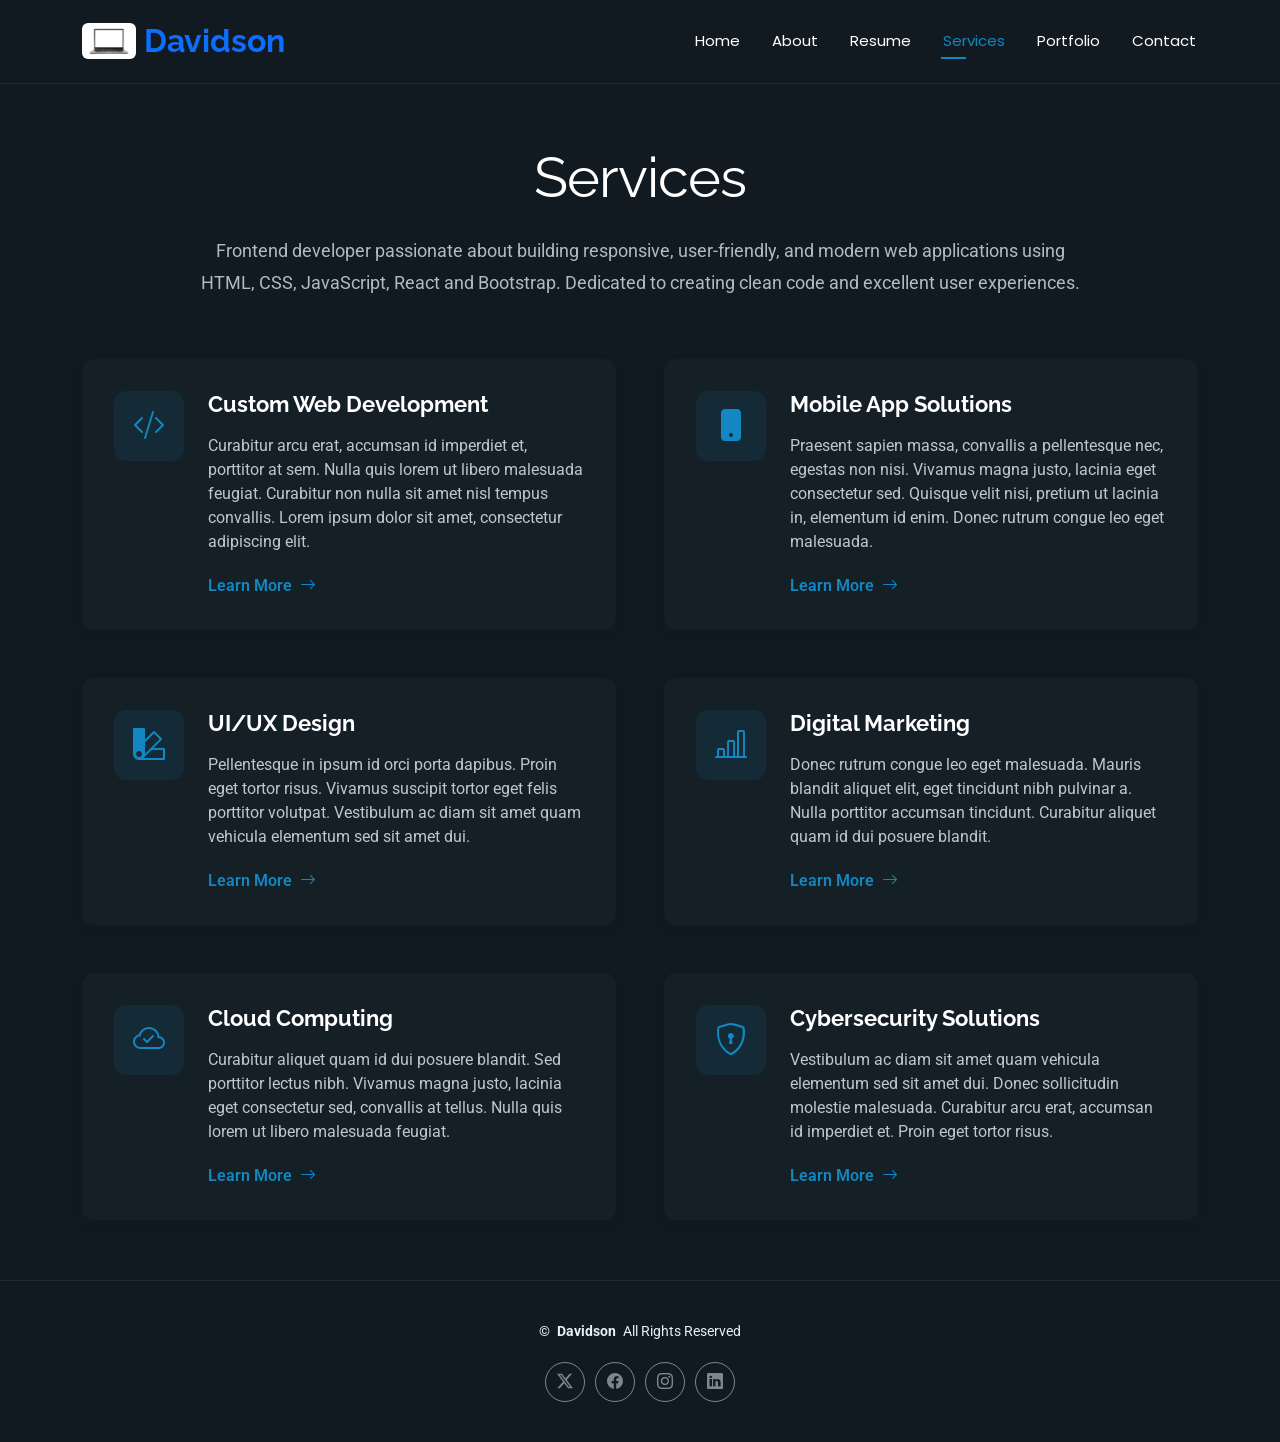
<file: services.html>
<!DOCTYPE html>
<html lang="en">

<head>
  <meta charset="utf-8">
  <meta content="width=device-width, initial-scale=1.0" name="viewport">
  <title>Services - FolioOne Bootstrap Template</title>
  <meta name="description" content="">
  <meta name="keywords" content="">

 

  <!-- Fonts -->
  <link href="https://fonts.googleapis.com" rel="preconnect">
  <link href="https://fonts.gstatic.com" rel="preconnect" crossorigin>
  <link href="https://fonts.googleapis.com/css2?family=Roboto:ital,wght@0,100;0,300;0,400;0,500;0,700;0,900;1,100;1,300;1,400;1,500;1,700;1,900&family=Poppins:ital,wght@0,100;0,200;0,300;0,400;0,500;0,600;0,700;0,800;0,900;1,100;1,200;1,300;1,400;1,500;1,600;1,700;1,800;1,900&family=Raleway:ital,wght@0,100;0,200;0,300;0,400;0,500;0,600;0,700;0,800;0,900;1,100;1,200;1,300;1,400;1,500;1,600;1,700;1,800;1,900&display=swap" rel="stylesheet">

  <!-- Vendor CSS Files -->
  <link href="assets/vendor/bootstrap/css/bootstrap.min.css" rel="stylesheet">
  <link href="assets/vendor/bootstrap-icons/bootstrap-icons.css" rel="stylesheet">
  <link href="assets/vendor/aos/aos.css" rel="stylesheet">
  <link href="assets/vendor/swiper/swiper-bundle.min.css" rel="stylesheet">
  <link href="assets/vendor/glightbox/css/glightbox.min.css" rel="stylesheet">

  <!-- Main CSS File -->
  <link href="assets/css/main.css" rel="stylesheet">

 
</head>

<body class="services-page">

  <header id="header" class="header d-flex align-items-center light-background sticky-top">
    <div class="container position-relative d-flex align-items-center justify-content-between">

       <a href="index.html" class="logo d-flex align-items-center me-auto me-xl-0">
      <img src="assets/img/laptop.webp" class="rounded-2" alt="">
      <h1 class="sitename text-primary fw-bold">Davidson</h1> 
    </a>

      <nav id="navmenu" class="navmenu">
        <ul>
          <li><a href="index.html">Home</a></li>
          <li><a href="about.html">About</a></li>
          <li><a href="resume.html">Resume</a></li>
          <li><a href="services.html" class="active">Services</a></li>
          <li><a href="portfolio.html">Portfolio</a></li>
          <li><a href="contact.html">Contact</a></li>
        </ul>
        <i class="mobile-nav-toggle d-xl-none bi bi-list"></i>
      </nav>

    <!--   <div class="header-social-links">
        <a href="#" class="twitter"><i class="bi bi-twitter-x"></i></a>
        <a href="#" class="facebook"><i class="bi bi-facebook"></i></a>
        <a href="#" class="instagram"><i class="bi bi-instagram"></i></a>
        <a href="#" class="linkedin"><i class="bi bi-linkedin"></i></a>
      </div> -->

    </div>
  </header>

  <main class="main">

    <!-- Services Section -->
    <section id="services" class="services section">

      <!-- Section Title -->
      <div class="container section-title" data-aos="fade-up">
        <h2>Services</h2>
     <p>Frontend developer passionate about building responsive, user-friendly, and modern web applications using HTML, CSS, JavaScript, React and Bootstrap. Dedicated to creating clean code and excellent user experiences.</p>
      </div><!-- End Section Title -->

      <div class="container" data-aos="fade-up" data-aos-delay="100">

        <div class="row justify-content-center g-5">

          <div class="col-md-6" data-aos="fade-right" data-aos-delay="100">
            <div class="service-item">
              <div class="service-icon">
                <i class="bi bi-code-slash"></i>
              </div>
              <div class="service-content">
                <h3>Custom Web Development</h3>
                <p>Curabitur arcu erat, accumsan id imperdiet et, porttitor at sem. Nulla quis lorem ut libero malesuada feugiat. Curabitur non nulla sit amet nisl tempus convallis. Lorem ipsum dolor sit amet, consectetur adipiscing elit.</p>
                <a href="service-details.html" class="service-link">
                  <span>Learn More</span>
                  <i class="bi bi-arrow-right"></i>
                </a>
              </div>
            </div>
          </div><!-- End Service Item -->

          <div class="col-md-6" data-aos="fade-left" data-aos-delay="100">
            <div class="service-item">
              <div class="service-icon">
                <i class="bi bi-phone-fill"></i>
              </div>
              <div class="service-content">
                <h3>Mobile App Solutions</h3>
                <p>Praesent sapien massa, convallis a pellentesque nec, egestas non nisi. Vivamus magna justo, lacinia eget consectetur sed. Quisque velit nisi, pretium ut lacinia in, elementum id enim. Donec rutrum congue leo eget malesuada.</p>
                <a href="service-details.html" class="service-link">
                  <span>Learn More</span>
                  <i class="bi bi-arrow-right"></i>
                </a>
              </div>
            </div>
          </div><!-- End Service Item -->

          <div class="col-md-6" data-aos="fade-right" data-aos-delay="200">
            <div class="service-item">
              <div class="service-icon">
                <i class="bi bi-palette2"></i>
              </div>
              <div class="service-content">
                <h3>UI/UX Design</h3>
                <p>Pellentesque in ipsum id orci porta dapibus. Proin eget tortor risus. Vivamus suscipit tortor eget felis porttitor volutpat. Vestibulum ac diam sit amet quam vehicula elementum sed sit amet dui.</p>
                <a href="service-details.html" class="service-link">
                  <span>Learn More</span>
                  <i class="bi bi-arrow-right"></i>
                </a>
              </div>
            </div>
          </div><!-- End Service Item -->

          <div class="col-md-6" data-aos="fade-left" data-aos-delay="200">
            <div class="service-item">
              <div class="service-icon">
                <i class="bi bi-bar-chart-line"></i>
              </div>
              <div class="service-content">
                <h3>Digital Marketing</h3>
                <p>Donec rutrum congue leo eget malesuada. Mauris blandit aliquet elit, eget tincidunt nibh pulvinar a. Nulla porttitor accumsan tincidunt. Curabitur aliquet quam id dui posuere blandit.</p>
                <a href="service-details.html" class="service-link">
                  <span>Learn More</span>
                  <i class="bi bi-arrow-right"></i>
                </a>
              </div>
            </div>
          </div><!-- End Service Item -->

          <div class="col-md-6" data-aos="fade-right" data-aos-delay="300">
            <div class="service-item">
              <div class="service-icon">
                <i class="bi bi-cloud-check"></i>
              </div>
              <div class="service-content">
                <h3>Cloud Computing</h3>
                <p>Curabitur aliquet quam id dui posuere blandit. Sed porttitor lectus nibh. Vivamus magna justo, lacinia eget consectetur sed, convallis at tellus. Nulla quis lorem ut libero malesuada feugiat.</p>
                <a href="service-details.html" class="service-link">
                  <span>Learn More</span>
                  <i class="bi bi-arrow-right"></i>
                </a>
              </div>
            </div>
          </div><!-- End Service Item -->

          <div class="col-md-6" data-aos="fade-left" data-aos-delay="300">
            <div class="service-item">
              <div class="service-icon">
                <i class="bi bi-shield-lock"></i>
              </div>
              <div class="service-content">
                <h3>Cybersecurity Solutions</h3>
                <p>Vestibulum ac diam sit amet quam vehicula elementum sed sit amet dui. Donec sollicitudin molestie malesuada. Curabitur arcu erat, accumsan id imperdiet et. Proin eget tortor risus.</p>
                <a href="service-details.html" class="service-link">
                  <span>Learn More</span>
                  <i class="bi bi-arrow-right"></i>
                </a>
              </div>
            </div>
          </div><!-- End Service Item -->

        </div>

      </div>

    </section><!-- /Services Section -->

  </main>

  <footer id="footer" class="footer">

    <div class="container">
      <div class="copyright text-center ">
        <p> © <strong class="px-1 sitename">Davidson</strong> <span>All Rights Reserved<br></span></p>
      </div>
      <div class="social-links d-flex justify-content-center">
        <a href=""><i class="bi bi-twitter-x"></i></a>
        <a href=""><i class="bi bi-facebook"></i></a>
        <a href=""><i class="bi bi-instagram"></i></a>
        <a href=""><i class="bi bi-linkedin"></i></a>
      </div>
  
    </div>

  </footer>

  <!-- Scroll Top -->
  <a href="#" id="scroll-top" class="scroll-top d-flex align-items-center justify-content-center"><i class="bi bi-arrow-up-short"></i></a>

  <!-- Preloader -->
  <div id="preloader"></div>

  <!-- Vendor JS Files -->
  <script src="assets/vendor/bootstrap/js/bootstrap.bundle.min.js"></script>
  <script src="assets/vendor/php-email-form/validate.js"></script>
  <script src="assets/vendor/aos/aos.js"></script>
  <script src="assets/vendor/typed.js/typed.umd.js"></script>
  <script src="assets/vendor/waypoints/noframework.waypoints.js"></script>
  <script src="assets/vendor/purecounter/purecounter_vanilla.js"></script>
  <script src="assets/vendor/swiper/swiper-bundle.min.js"></script>
  <script src="assets/vendor/imagesloaded/imagesloaded.pkgd.min.js"></script>
  <script src="assets/vendor/isotope-layout/isotope.pkgd.min.js"></script>
  <script src="assets/vendor/glightbox/js/glightbox.min.js"></script>

  <!-- Main JS File -->
  <script src="assets/js/main.js"></script>

</body>

</html>
</file>
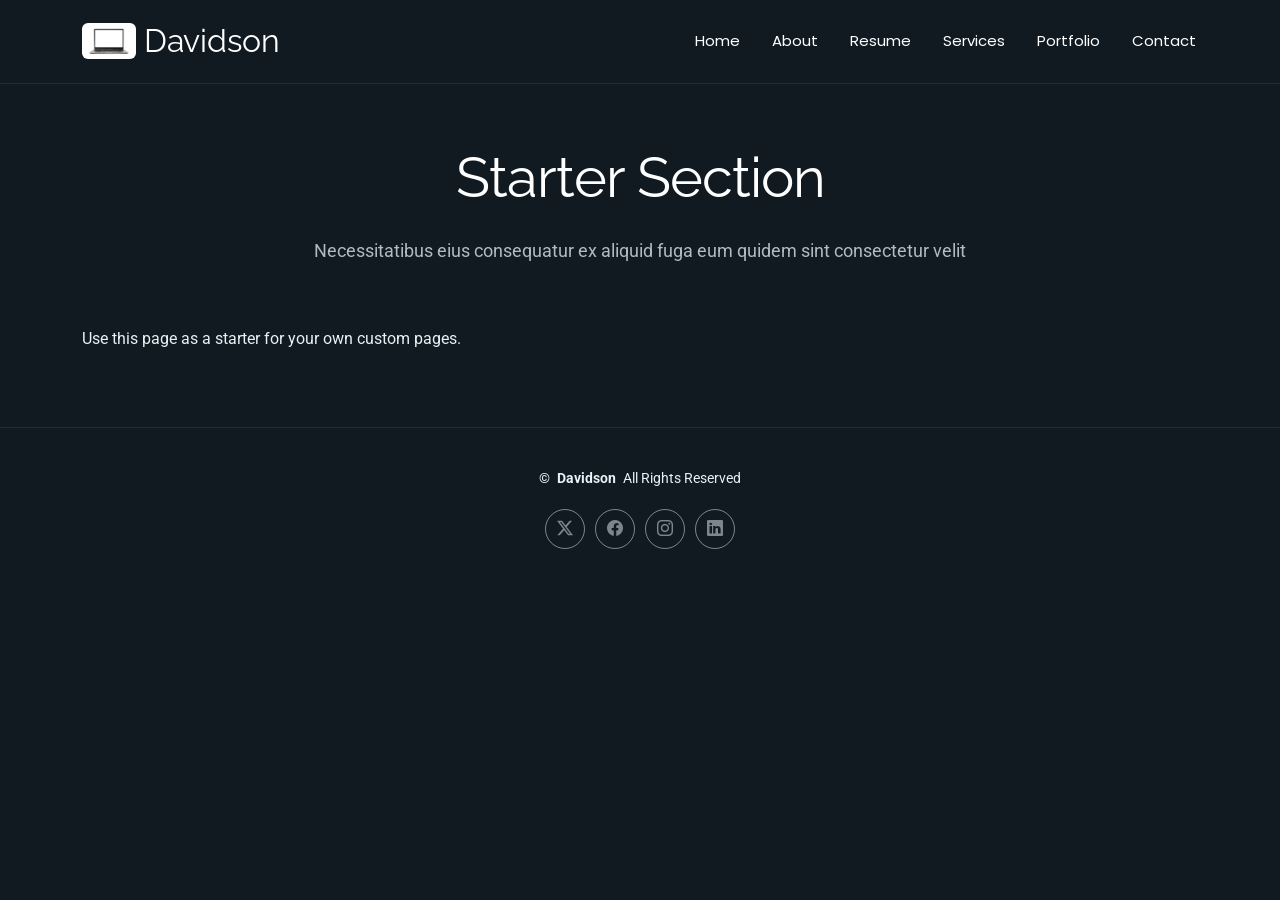
<file: starter-page.html>
<!DOCTYPE html>
<html lang="en">

<head>
  <meta charset="utf-8">
  <meta content="width=device-width, initial-scale=1.0" name="viewport">
  <title>Davidson Portfolio</title>
  <meta name="description" content="">
  <meta name="keywords" content="">

  

  <!-- Fonts -->
  <link href="https://fonts.googleapis.com" rel="preconnect">
  <link href="https://fonts.gstatic.com" rel="preconnect" crossorigin>
  <link href="https://fonts.googleapis.com/css2?family=Roboto:ital,wght@0,100;0,300;0,400;0,500;0,700;0,900;1,100;1,300;1,400;1,500;1,700;1,900&family=Poppins:ital,wght@0,100;0,200;0,300;0,400;0,500;0,600;0,700;0,800;0,900;1,100;1,200;1,300;1,400;1,500;1,600;1,700;1,800;1,900&family=Raleway:ital,wght@0,100;0,200;0,300;0,400;0,500;0,600;0,700;0,800;0,900;1,100;1,200;1,300;1,400;1,500;1,600;1,700;1,800;1,900&display=swap" rel="stylesheet">

  <!-- Vendor CSS Files -->
  <link href="assets/vendor/bootstrap/css/bootstrap.min.css" rel="stylesheet">
  <link href="assets/vendor/bootstrap-icons/bootstrap-icons.css" rel="stylesheet">
  <link href="assets/vendor/aos/aos.css" rel="stylesheet">
  <link href="assets/vendor/swiper/swiper-bundle.min.css" rel="stylesheet">
  <link href="assets/vendor/glightbox/css/glightbox.min.css" rel="stylesheet">

  <!-- Main CSS File -->
  <link href="assets/css/main.css" rel="stylesheet">

  
</head>

<body class="starter-page-page">

  <header id="header" class="header d-flex align-items-center light-background sticky-top">
    <div class="container position-relative d-flex align-items-center justify-content-between">

     <a href="index.html" class="logo d-flex align-items-center me-auto me-xl-0">
     <img src="assets/img/laptop.webp" class="rounded-2" alt="">
      <h1 class="sitename">Davidson</h1> 
    </a> 

      <nav id="navmenu" class="navmenu">
        <ul>
          <li><a href="index.html">Home</a></li>
          <li><a href="about.html">About</a></li>
          <li><a href="resume.html">Resume</a></li>
          <li><a href="services.html">Services</a></li>
          <li><a href="portfolio.html">Portfolio</a></li>
          <li><a href="contact.html">Contact</a></li>
        </ul>
        <i class="mobile-nav-toggle d-xl-none bi bi-list"></i>
      </nav>

     <!--  <div class="header-social-links">
       <a href="https://x.com/Davidson Ikechukwu"><i class="bi bi-twitter-x"></i></a>
          <a href="https://www.facebook.com/share/1BREzqqqew/"><i class="bi bi-facebook"></i></a>
          <a href="https://www.instagram.com/nnoromdavidson?igsh=cDBoOHh2YnZlcjl3"><i class="bi bi-instagram"></i></a>
        <a href="#" class="linkedin"><i class="bi bi-linkedin"></i></a>
      </div> -->

    </div>
  </header>

  <main class="main">

    <!-- Starter Section Section -->
    <section id="starter-section" class="starter-section section">

      <!-- Section Title -->
      <div class="container section-title" data-aos="fade-up">
        <h2>Starter Section</h2>
        <p>Necessitatibus eius consequatur ex aliquid fuga eum quidem sint consectetur velit</p>
      </div><!-- End Section Title -->

      <div class="container" data-aos="fade-up">
        <p>Use this page as a starter for your own custom pages.</p>
      </div>

    </section><!-- /Starter Section Section -->

  </main>

  <footer id="footer" class="footer">

    <div class="container">
      <div class="copyright text-center ">
        <p>© <strong class="px-1 sitename">Davidson</strong> <span>All Rights Reserved<br></span></p>
      </div>
      <div class="social-links d-flex justify-content-center">
        <a href="https://x.com/Davidson Ikechukwu"><i class="bi bi-twitter-x"></i></a>
          <a href="https://www.facebook.com/share/1BREzqqqew/"><i class="bi bi-facebook"></i></a>
          <a href="https://www.instagram.com/nnoromdavidson?igsh=cDBoOHh2YnZlcjl3"><i class="bi bi-instagram"></i></a>
        <a href=""><i class="bi bi-linkedin"></i></a>
      </div>
    </div>

  </footer>

  <!-- Scroll Top -->
  <a href="#" id="scroll-top" class="scroll-top d-flex align-items-center justify-content-center"><i class="bi bi-arrow-up-short"></i></a>

  <!-- Preloader -->
  <div id="preloader"></div>

  <!-- Vendor JS Files -->
  <script src="assets/vendor/bootstrap/js/bootstrap.bundle.min.js"></script>
  <script src="assets/vendor/php-email-form/validate.js"></script>
  <script src="assets/vendor/aos/aos.js"></script>
  <script src="assets/vendor/typed.js/typed.umd.js"></script>
  <script src="assets/vendor/waypoints/noframework.waypoints.js"></script>
  <script src="assets/vendor/purecounter/purecounter_vanilla.js"></script>
  <script src="assets/vendor/swiper/swiper-bundle.min.js"></script>
  <script src="assets/vendor/imagesloaded/imagesloaded.pkgd.min.js"></script>
  <script src="assets/vendor/isotope-layout/isotope.pkgd.min.js"></script>
  <script src="assets/vendor/glightbox/js/glightbox.min.js"></script>

  <!-- Main JS File -->
  <script src="assets/js/main.js"></script>

</body>

</html>
</file>
<file: assets/css/dashboard.css>
:root {
  --bg: #07111f;
  --panel: #0f1b2d;
  --panel-2: #14253d;
  --text: #f5f7fb;
  --muted: #95a4bf;
  --accent: #4f7cff;
  --accent-2: #78e3ff;
  --border: rgba(255, 255, 255, 0.09);
}

* {
  box-sizing: border-box;
}

body {
  margin: 0;
  font-family: 'Poppins', 'Segoe UI', sans-serif;
  background: linear-gradient(135deg, #07111f 0%, #091726 100%);
  color: var(--text);
}

.dashboard-shell {
  display: grid;
  grid-template-columns: 280px 1fr;
  min-height: 100vh;
}

.sidebar {
  background: rgba(7, 17, 31, 0.95);
  border-right: 1px solid var(--border);
  padding: 24px 18px;
  display: flex;
  flex-direction: column;
  gap: 24px;
}

.brand-block {
  display: flex;
  align-items: center;
  gap: 12px;
}

.brand-icon {
  width: 44px;
  height: 44px;
  border-radius: 12px;
  display: grid;
  place-items: center;
  font-weight: 700;
  background: linear-gradient(135deg, var(--accent), var(--accent-2));
  color: white;
}

.brand-block h4,
.topbar h1,
.hero-card h2,
.panel h3,
.project-item h4 {
  margin: 0;
}

.brand-block p,
.eyebrow,
.panel-header p,
.project-item p,
.hero-card p,
.sidebar-card p {
  margin: 0;
  color: var(--muted);
}

.sidebar-nav {
  display: flex;
  flex-direction: column;
  gap: 8px;
}

.sidebar-nav a {
  color: var(--text);
  text-decoration: none;
  padding: 12px 14px;
  border-radius: 12px;
  display: flex;
  align-items: center;
  gap: 10px;
  transition: 0.2s ease;
}

.sidebar-nav a:hover,
.sidebar-nav a.active {
  background: rgba(79, 124, 255, 0.16);
  color: #dce7ff;
}

.sidebar-card,
.panel,
.hero-card {
  background: var(--panel);
  border: 1px solid var(--border);
  border-radius: 20px;
  box-shadow: 0 10px 30px rgba(0, 0, 0, 0.18);
}

.sidebar-card {
  padding: 16px;
}

.sidebar-card .label {
  font-size: 0.8rem;
  text-transform: uppercase;
  letter-spacing: 0.16em;
  margin-bottom: 8px;
}

.main-content {
  padding: 24px;
  display: flex;
  flex-direction: column;
  gap: 20px;
}

.topbar {
  display: flex;
  justify-content: space-between;
  align-items: center;
}

.topbar-actions {
  display: flex;
  align-items: center;
  gap: 12px;
}

.status-pill,
.pill {
  display: inline-flex;
  align-items: center;
  gap: 8px;
  padding: 8px 12px;
  border-radius: 999px;
  background: rgba(120, 227, 255, 0.14);
  color: #baf2ff;
  font-size: 0.9rem;
}

.btn-primary {
  background: linear-gradient(135deg, var(--accent), #6f5bff);
  color: white;
  padding: 10px 16px;
  border-radius: 999px;
  text-decoration: none;
  font-weight: 600;
}

.hero-card {
  padding: 24px;
  display: flex;
  justify-content: space-between;
  align-items: center;
  gap: 20px;
}

.hero-metrics {
  display: flex;
  gap: 12px;
  flex-wrap: wrap;
}

.metric-card {
  min-width: 120px;
  background: var(--panel-2);
  border: 1px solid var(--border);
  padding: 14px;
  border-radius: 16px;
}

.metric-card span {
  display: block;
  color: var(--muted);
  font-size: 0.85rem;
  margin-bottom: 8px;
}

.metric-card strong {
  font-size: 1.25rem;
}

.content-grid {
  display: grid;
  grid-template-columns: 2fr 1fr;
  gap: 20px;
}

.panel {
  padding: 20px;
}

.panel-header {
  display: flex;
  align-items: center;
  justify-content: space-between;
  margin-bottom: 16px;
}

.project-list {
  display: flex;
  flex-direction: column;
  gap: 12px;
}

.project-item {
  padding: 12px 0;
  border-bottom: 1px solid var(--border);
  display: flex;
  justify-content: space-between;
  gap: 12px;
}

.project-item:last-child {
  border-bottom: 0;
  padding-bottom: 0;
}

.status {
  font-size: 0.82rem;
  padding: 6px 10px;
  border-radius: 999px;
  white-space: nowrap;
}

.status.done {
  background: rgba(34, 197, 94, 0.16);
  color: #7ef0aa;
}

.status.in-progress {
  background: rgba(79, 124, 255, 0.16);
  color: #b5c9ff;
}

.status.planned {
  background: rgba(245, 158, 11, 0.16);
  color: #ffd89e;
}

.skill-stack {
  display: flex;
  flex-direction: column;
  gap: 14px;
}

.skill-row {
  display: flex;
  justify-content: space-between;
  margin-bottom: 6px;
}

.progress-bar {
  width: 100%;
  height: 8px;
  background: rgba(255, 255, 255, 0.08);
  border-radius: 999px;
  overflow: hidden;
}

.progress-bar span {
  display: block;
  height: 100%;
  background: linear-gradient(90deg, var(--accent), var(--accent-2));
  border-radius: inherit;
}

.activity-bars {
  display: flex;
  align-items: flex-end;
  gap: 10px;
  height: 180px;
}

.bar-col {
  flex: 1;
  display: flex;
  flex-direction: column;
  align-items: center;
  gap: 8px;
}

.bar-col span {
  width: 100%;
  min-height: 16px;
  border-radius: 999px 999px 4px 4px;
  background: linear-gradient(180deg, var(--accent-2), var(--accent));
}

.bar-col label {
  color: var(--muted);
  font-size: 0.8rem;
}

.quick-links {
  display: flex;
  flex-direction: column;
  gap: 10px;
}

.quick-links a {
  text-decoration: none;
  color: var(--text);
  padding: 10px 12px;
  border-radius: 12px;
  background: rgba(255, 255, 255, 0.04);
}

.summary-strip {
  display: flex;
  gap: 12px;
  flex-wrap: wrap;
  margin-bottom: 16px;
}

.summary-pill {
  flex: 1;
  min-width: 120px;
  padding: 12px 14px;
  border-radius: 14px;
  background: rgba(255, 255, 255, 0.04);
  border: 1px solid var(--border);
}

.summary-pill span {
  display: block;
  color: var(--muted);
  font-size: 0.8rem;
  margin-bottom: 6px;
}

.summary-pill strong {
  font-size: 1.1rem;
}

.empty-state {
  padding: 16px;
  border-radius: 14px;
  background: rgba(255, 255, 255, 0.04);
  color: var(--muted);
}

.project-form {
  display: flex;
  flex-direction: column;
  gap: 14px;
}

.form-grid {
  display: grid;
  grid-template-columns: repeat(2, minmax(0, 1fr));
  gap: 12px;
}

.project-form label {
  display: flex;
  flex-direction: column;
  gap: 6px;
  color: var(--muted);
  font-size: 0.95rem;
}

.project-form input,
.project-form textarea,
.project-form select {
  width: 100%;
  border: 1px solid var(--border);
  border-radius: 12px;
  background: rgba(255, 255, 255, 0.04);
  color: var(--text);
  padding: 10px 12px;
}

.project-form textarea {
  min-height: 110px;
  resize: vertical;
}

.form-actions {
  display: flex;
  gap: 10px;
  flex-wrap: wrap;
}

.btn-secondary {
  background: rgba(255, 255, 255, 0.08);
  color: var(--text);
  padding: 10px 16px;
  border-radius: 999px;
  border: 0;
  text-decoration: none;
  font-weight: 600;
}

.btn-danger {
  background: rgba(248, 113, 113, 0.16);
  color: #fecaca;
  padding: 10px 16px;
  border-radius: 999px;
  border: 0;
  text-decoration: none;
  font-weight: 600;
}

.btn-sm {
  padding: 8px 12px;
  font-size: 0.9rem;
}

.project-manager-list {
  display: flex;
  flex-direction: column;
  gap: 12px;
}

.project-manager-item {
  padding: 14px;
  border-radius: 14px;
  border: 1px solid var(--border);
  background: rgba(255, 255, 255, 0.03);
  display: flex;
  justify-content: space-between;
  gap: 12px;
}

.project-manager-item h4 {
  margin: 0 0 4px;
}

.project-meta {
  font-size: 0.85rem;
  color: var(--muted);
  margin-bottom: 6px;
}

.project-manager-item p {
  margin: 0 0 8px;
  color: var(--muted);
}

.project-link {
  color: #b8cdfd;
  text-decoration: none;
}

.project-actions {
  display: flex;
  gap: 8px;
  align-items: flex-start;
}

@media (max-width: 992px) {
  .dashboard-shell {
    grid-template-columns: 1fr;
  }

  .sidebar {
    border-right: 0;
    border-bottom: 1px solid var(--border);
  }

  .content-grid,
  .hero-card {
    grid-template-columns: 1fr;
    flex-direction: column;
    align-items: flex-start;
  }
}

@media (max-width: 576px) {
  .main-content {
    padding: 16px;
  }

  .topbar {
    flex-direction: column;
    align-items: flex-start;
    gap: 12px;
  }

  .project-item {
    flex-direction: column;
  }
}
</file>
<file: assets/css/main.css>
/**
* Template Name: FolioOne
* Template URL: https://bootstrapmade.com/folioone-bootstrap-portfolio-website-template/
* Updated: Aug 23 2025 with Bootstrap v5.3.7
* Author: BootstrapMade.com
* License: https://bootstrapmade.com/license/
*/

/*--------------------------------------------------------------
# Font & Color Variables
# Help: https://bootstrapmade.com/color-system/
--------------------------------------------------------------*/
/* Fonts */
:root {
  --default-font: "Roboto",  system-ui, -apple-system, "Segoe UI", Roboto, "Helvetica Neue", Arial, "Noto Sans", "Liberation Sans", sans-serif, "Apple Color Emoji", "Segoe UI Emoji", "Segoe UI Symbol", "Noto Color Emoji";
  --heading-font: "Raleway",  sans-serif;
  --nav-font: "Poppins",  sans-serif;
}

/* Global Colors - The following color variables are used throughout the website. Updating them here will change the color scheme of the entire website */
:root { 
  --background-color: #101a20; /* Background color for the entire website, including individual sections */
  --default-color: #e7f2f7; /* Default color used for the majority of the text content across the entire website */
  --heading-color: #ffffff; /* Color for headings, subheadings and title throughout the website */
  --accent-color: #1387c1; /* Accent color that represents your brand on the website. It's used for buttons, links, and other elements that need to stand out */
  --surface-color: #141f26; /* The surface color is used as a background of boxed elements within sections, such as cards, icon boxes, or other elements that require a visual separation from the global background. */
  --contrast-color: #ffffff; /* Contrast color for text, ensuring readability against backgrounds of accent, heading, or default colors. */
}

/* Nav Menu Colors - The following color variables are used specifically for the navigation menu. They are separate from the global colors to allow for more customization options */
:root {
  --nav-color: #ffffff;  /* The default color of the main navmenu links */
  --nav-hover-color: #1387c1; /* Applied to main navmenu links when they are hovered over or active */
  --nav-mobile-background-color: #213642; /* Used as the background color for mobile navigation menu */
  --nav-dropdown-background-color: #051117; /* Used as the background color for dropdown items that appear when hovering over primary navigation items */
  --nav-dropdown-color: #e7f2f7; /* Used for navigation links of the dropdown items in the navigation menu. */
  --nav-dropdown-hover-color: #1387c1; /* Similar to --nav-hover-color, this color is applied to dropdown navigation links when they are hovered over. */
}

/* Color Presets - These classes override global colors when applied to any section or element, providing reuse of the sam color scheme. */

.light-background {
  --background-color: #142027;
  --surface-color: #325264;
}

.dark-background {
  --background-color: #0b1419;
  --default-color: #ffffff;
  --heading-color: #ffffff;
  --surface-color: #252525;
  --contrast-color: #ffffff;
}

/* Smooth scroll */
:root {
  scroll-behavior: smooth;
}

/*--------------------------------------------------------------
# General Styling & Shared Classes
--------------------------------------------------------------*/
body {
  color: var(--default-color);
  background-color: var(--background-color);
  font-family: var(--default-font);
}

a {
  color: var(--accent-color);
  text-decoration: none;
  transition: 0.3s;
}

a:hover {
  color: color-mix(in srgb, var(--accent-color), transparent 25%);
  text-decoration: none;
}

h1,
h2,
h3,
h4,
h5,
h6 {
  color: var(--heading-color);
  font-family: var(--heading-font);
}

/* PHP Email Form Messages
------------------------------*/
.php-email-form .error-message {
  display: none;
  background: #df1529;
  color: #ffffff;
  text-align: left;
  padding: 15px;
  margin-bottom: 24px;
  font-weight: 600;
}

.php-email-form .sent-message {
  display: none;
  color: #ffffff;
  background: #059652;
  text-align: center;
  padding: 15px;
  margin-bottom: 24px;
  font-weight: 600;
}

.php-email-form .loading {
  display: none;
  background: var(--surface-color);
  text-align: center;
  padding: 15px;
  margin-bottom: 24px;
}

.php-email-form .loading:before {
  content: "";
  display: inline-block;
  border-radius: 50%;
  width: 24px;
  height: 24px;
  margin: 0 10px -6px 0;
  border: 3px solid var(--accent-color);
  border-top-color: var(--surface-color);
  animation: php-email-form-loading 1s linear infinite;
}

@keyframes php-email-form-loading {
  0% {
    transform: rotate(0deg);
  }

  100% {
    transform: rotate(360deg);
  }
}

/*--------------------------------------------------------------
# Global Header
--------------------------------------------------------------*/
.header {
  --background-color: rgba(255, 255, 255, 0);
  color: var(--default-color);
  background-color: var(--background-color);
  padding: 15px 0;
  transition: all 0.5s;
  z-index: 997;
  border-bottom: 1px solid color-mix(in srgb, var(--default-color), transparent 92%);
}

.header .logo {
  line-height: 1;
}

.header .logo img {
  max-height: 36px;
  margin-right: 8px;
}

.header .logo h1 {
  font-size: 32px;
  margin: 0;
  font-weight: 400;
  color: var(--heading-color);
}

.header .header-social-links {
  padding-right: 15px;
}

.header .header-social-links a {
  color: color-mix(in srgb, var(--default-color), transparent 40%);
  padding-left: 6px;
  display: inline-block;
  transition: 0.3s;
  font-size: 16px;
}

.header .header-social-links a:hover {
  color: var(--default-color);
}

.header .header-social-links a i {
  line-height: 0px;
}

@media (max-width: 1200px) {
  .header .logo {
    order: 1;
  }

  .header .header-social-links {
    order: 2;
  }

  .header .navmenu {
    order: 3;
  }
}

/* Global Header on Scroll
------------------------------*/
.scrolled .header {
  --background-color: rgba(16, 26, 32, 0.9);
}

/*--------------------------------------------------------------
# Navigation Menu
--------------------------------------------------------------*/
/* Desktop Navigation */
@media (min-width: 1200px) {
  .navmenu {
    padding: 0;
  }

  .navmenu ul {
    margin: 0;
    padding: 0;
    display: flex;
    list-style: none;
    align-items: center;
  }

  .navmenu li {
    position: relative;
  }

  .navmenu>ul>li {
    white-space: nowrap;
    padding: 15px 28px 15px 0;
  }

  .navmenu>ul>li:last-child {
    padding-right: 0;
  }

  .navmenu a,
  .navmenu a:focus {
    color: var(--nav-color);
    font-size: 15px;
    padding: 0 2px;
    font-family: var(--nav-font);
    font-weight: 400;
    display: flex;
    align-items: center;
    justify-content: space-between;
    white-space: nowrap;
    transition: 0.3s;
    position: relative;
  }

  .navmenu a i,
  .navmenu a:focus i {
    font-size: 12px;
    line-height: 0;
    margin-left: 5px;
    transition: 0.3s;
  }

  .navmenu>ul>li>a:before {
    content: "";
    position: absolute;
    height: 2px;
    bottom: -6px;
    left: 0;
    background-color: var(--nav-hover-color);
    visibility: hidden;
    width: 0px;
    transition: all 0.3s ease-in-out 0s;
  }

  .navmenu a:hover:before,
  .navmenu li:hover>a:before,
  .navmenu .active:before {
    visibility: visible;
    width: 25px;
  }

  .navmenu li:hover>a,
  .navmenu .active,
  .navmenu .active:focus {
    color: var(--nav-hover-color);
  }

  .navmenu .dropdown ul {
    margin: 0;
    padding: 10px 0;
    background: var(--nav-dropdown-background-color);
    display: block;
    position: absolute;
    visibility: hidden;
    left: -5px;
    top: 130%;
    opacity: 0;
    transition: 0.3s;
    border-radius: 4px;
    z-index: 99;
    box-shadow: 0px 0px 30px rgba(0, 0, 0, 0.1);
  }

  .navmenu .dropdown ul li {
    min-width: 200px;
  }

  .navmenu .dropdown ul a {
    padding: 10px 20px;
    font-size: 15px;
    text-transform: none;
    color: var(--nav-dropdown-color);
  }

  .navmenu .dropdown ul a i {
    font-size: 12px;
  }

  .navmenu .dropdown ul a:hover,
  .navmenu .dropdown ul .active:hover,
  .navmenu .dropdown ul li:hover>a {
    color: var(--nav-dropdown-hover-color);
  }

  .navmenu .dropdown:hover>ul {
    opacity: 1;
    top: 100%;
    visibility: visible;
  }

  .navmenu .dropdown .dropdown ul {
    top: 0;
    left: -90%;
    visibility: hidden;
  }

  .navmenu .dropdown .dropdown:hover>ul {
    opacity: 1;
    top: 0;
    left: -100%;
    visibility: visible;
  }
}

/* Mobile Navigation */
@media (max-width: 1199px) {
  .mobile-nav-toggle {
    color: var(--nav-color);
    font-size: 28px;
    line-height: 0;
    margin-right: 10px;
    cursor: pointer;
    transition: color 0.3s;
  }

  .navmenu {
    padding: 0;
    z-index: 9997;
  }

  .navmenu ul {
    display: none;
    list-style: none;
    position: absolute;
    inset: 60px 20px 20px 20px;
    padding: 10px 0;
    margin: 0;
    border-radius: 6px;
    background-color: var(--nav-mobile-background-color);
    border: 1px solid color-mix(in srgb, var(--default-color), transparent 90%);
    box-shadow: none;
    overflow-y: auto;
    transition: 0.3s;
    z-index: 9998;
  }

  .navmenu a,
  .navmenu a:focus {
    color: var(--nav-dropdown-color);
    padding: 10px 20px;
    font-family: var(--nav-font);
    font-size: 17px;
    font-weight: 500;
    display: flex;
    align-items: center;
    justify-content: space-between;
    white-space: nowrap;
    transition: 0.3s;
  }

  .navmenu a i,
  .navmenu a:focus i {
    font-size: 12px;
    line-height: 0;
    margin-left: 5px;
    width: 30px;
    height: 30px;
    display: flex;
    align-items: center;
    justify-content: center;
    border-radius: 50%;
    transition: 0.3s;
    background-color: color-mix(in srgb, var(--accent-color), transparent 90%);
  }

  .navmenu a i:hover,
  .navmenu a:focus i:hover {
    background-color: var(--accent-color);
    color: var(--contrast-color);
  }

  .navmenu a:hover,
  .navmenu .active,
  .navmenu .active:focus {
    color: var(--nav-dropdown-hover-color);
  }

  .navmenu .active i,
  .navmenu .active:focus i {
    background-color: var(--accent-color);
    color: var(--contrast-color);
    transform: rotate(180deg);
  }

  .navmenu .dropdown ul {
    position: static;
    display: none;
    z-index: 99;
    padding: 10px 0;
    margin: 10px 20px;
    background-color: var(--nav-dropdown-background-color);
    transition: all 0.5s ease-in-out;
  }

  .navmenu .dropdown ul ul {
    background-color: rgba(33, 37, 41, 0.1);
  }

  .navmenu .dropdown>.dropdown-active {
    display: block;
    background-color: rgba(33, 37, 41, 0.03);
  }

  .mobile-nav-active {
    overflow: hidden;
  }

  .mobile-nav-active .mobile-nav-toggle {
    color: #fff;
    position: absolute;
    font-size: 32px;
    top: 15px;
    right: 15px;
    margin-right: 0;
    z-index: 9999;
  }

  .mobile-nav-active .navmenu {
    position: fixed;
    overflow: hidden;
    inset: 0;
    background: rgba(33, 37, 41, 0.8);
    transition: 0.3s;
  }

  .mobile-nav-active .navmenu>ul {
    display: block;
  }
}

/*--------------------------------------------------------------
# Global Footer
--------------------------------------------------------------*/
.footer {
  color: var(--default-color);
  background-color: var(--background-color);
  font-size: 14px;
  padding: 40px 0;
  position: relative;
  border-top: 1px solid color-mix(in srgb, var(--default-color), transparent 92%);
}

.footer .copyright p {
  margin-bottom: 0;
}

.footer .social-links {
  margin-top: 20px;
}

.footer .social-links a {
  display: flex;
  align-items: center;
  justify-content: center;
  width: 40px;
  height: 40px;
  border-radius: 50%;
  border: 1px solid color-mix(in srgb, var(--default-color), transparent 50%);
  font-size: 16px;
  color: color-mix(in srgb, var(--default-color), transparent 50%);
  margin: 0 5px;
  transition: 0.3s;
}

.footer .social-links a:hover {
  color: var(--accent-color);
  border-color: var(--accent-color);
}

.footer .credits {
  margin-top: 10px;
  font-size: 13px;
  text-align: center;
}

/*--------------------------------------------------------------
# Preloader
--------------------------------------------------------------*/
#preloader {
  position: fixed;
  inset: 0;
  z-index: 9999;
  overflow: hidden;
  background-color: var(--background-color);
  transition: all 0.6s ease-out;
  width: 100%;
  height: 100vh;
}

#preloader:before,
#preloader:after {
  content: "";
  position: absolute;
  border: 4px solid var(--accent-color);
  border-radius: 50%;
  animation: animate-preloader 2s cubic-bezier(0, 0.2, 0.8, 1) infinite;
}

#preloader:after {
  animation-delay: -0.5s;
}

@keyframes animate-preloader {
  0% {
    width: 10px;
    height: 10px;
    top: calc(50% - 5px);
    left: calc(50% - 5px);
    opacity: 1;
  }

  100% {
    width: 72px;
    height: 72px;
    top: calc(50% - 36px);
    left: calc(50% - 36px);
    opacity: 0;
  }
}

/*--------------------------------------------------------------
# Scroll Top Button
--------------------------------------------------------------*/
.scroll-top {
  position: fixed;
  visibility: hidden;
  opacity: 0;
  right: 15px;
  bottom: -15px;
  z-index: 99999;
  background-color: var(--accent-color);
  width: 44px;
  height: 44px;
  border-radius: 50px;
  transition: all 0.4s;
}

.scroll-top i {
  font-size: 24px;
  color: var(--contrast-color);
  line-height: 0;
}

.scroll-top:hover {
  background-color: color-mix(in srgb, var(--accent-color), transparent 20%);
  color: var(--contrast-color);
}

.scroll-top.active {
  visibility: visible;
  opacity: 1;
  bottom: 15px;
}

/*--------------------------------------------------------------
# Disable aos animation delay on mobile devices
--------------------------------------------------------------*/
@media screen and (max-width: 768px) {
  [data-aos-delay] {
    transition-delay: 0 !important;
  }
}

/*--------------------------------------------------------------
# Global Page Titles & Breadcrumbs
--------------------------------------------------------------*/
.page-title {
  color: var(--default-color);
  background-color: var(--background-color);
  position: relative;
}

.page-title .heading {
  padding: 80px 0;
  border-top: 1px solid color-mix(in srgb, var(--default-color), transparent 90%);
}

.page-title .heading h1 {
  font-size: 38px;
  font-weight: 700;
}

.page-title nav {
  background-color: color-mix(in srgb, var(--default-color), transparent 96%);
  padding: 20px 0;
}

.page-title nav ol {
  display: flex;
  flex-wrap: wrap;
  list-style: none;
  padding: 0;
  margin: 0;
  font-size: 16px;
  font-weight: 400;
}

.page-title nav ol li+li {
  padding-left: 10px;
}

.page-title nav ol li+li::before {
  content: "/";
  display: inline-block;
  padding-right: 10px;
  color: color-mix(in srgb, var(--default-color), transparent 70%);
}

/*--------------------------------------------------------------
# Global Sections
--------------------------------------------------------------*/
section,
.section {
  color: var(--default-color);
  background-color: var(--background-color);
  padding: 60px 0;
  scroll-margin-top: 100px;
  overflow: clip;
}

@media (max-width: 1199px) {

  section,
  .section {
    scroll-margin-top: 66px;
  }
}

/*--------------------------------------------------------------
# Global Section Titles
--------------------------------------------------------------*/
.section-title {
  text-align: center;
  padding-bottom: 60px;
  position: relative;
}

.section-title h2 {
  font-size: 3.5rem;
  font-weight: 400;
  line-height: 1.2;
  color: var(--heading-color);
  margin-bottom: 1.5rem;
  letter-spacing: -1px;
}

@media (max-width: 768px) {
  .section-title h2 {
    font-size: 2.5rem;
  }
}

.section-title p {
  font-size: 1.125rem;
  line-height: 1.8;
  color: color-mix(in srgb, var(--default-color), transparent 25%);
  max-width: 900px;
  margin: 0 auto;
  text-wrap: balance;
}

/*--------------------------------------------------------------
# Hero Section
--------------------------------------------------------------*/
.hero {
  padding: 80px 0;
  min-height: 100vh;
  display: flex;
  align-items: center;
}

.hero .hero-content h1 {
  font-size: 3.5rem;
  font-weight: 700;
  margin-bottom: 1rem;
  line-height: 1.2;
}

.hero .hero-content h1 .highlight {
  color: var(--accent-color);
  position: relative;
}

.hero .hero-content h1 .highlight::after {
  content: "";
  position: absolute;
  bottom: 0;
  left: 0;
  width: 100%;
  height: 3px;
  background: linear-gradient(90deg, var(--accent-color), color-mix(in srgb, var(--accent-color), transparent 50%));
  border-radius: 2px;
}

@media (max-width: 768px) {
  .hero .hero-content h1 {
    font-size: 2.5rem;
  }
}

.hero .hero-content h2 {
  font-size: 1.5rem;
  font-weight: 400;
  margin-bottom: 2rem;
  color: color-mix(in srgb, var(--default-color), transparent 20%);
}

.hero .hero-content h2 .typed {
  color: var(--accent-color);
  font-weight: 600;
}

@media (max-width: 768px) {
  .hero .hero-content h2 {
    font-size: 1.25rem;
  }
}

.hero .hero-content p {
  font-size: 1.1rem;
  line-height: 1.6;
  margin-bottom: 2.5rem;
  color: color-mix(in srgb, var(--default-color), transparent 30%);
}

.hero .hero-actions {
  display: flex;
  gap: 1rem;
  margin-bottom: 3rem;
}

.hero .hero-actions .btn {
  padding: 12px 30px;
  border-radius: 50px;
  font-weight: 600;
  text-decoration: none;
  transition: all 0.3s ease;
  border: 2px solid;
}

.hero .hero-actions .btn.btn-primary {
  background: var(--accent-color);
  color: var(--contrast-color);
  border-color: var(--accent-color);
}

.hero .hero-actions .btn.btn-primary:hover {
  background: color-mix(in srgb, var(--accent-color), black 15%);
  border-color: color-mix(in srgb, var(--accent-color), black 15%);
  transform: translateY(-2px);
}

.hero .hero-actions .btn.btn-outline {
  background: transparent;
  color: var(--accent-color);
  border-color: var(--accent-color);
}

.hero .hero-actions .btn.btn-outline:hover {
  transform: translateY(-2px);
}

@media (max-width: 576px) {
  .hero .hero-actions {
    flex-direction: column;
  }

  .hero .hero-actions .btn {
    text-align: center;
  }
}

.hero .social-links {
  display: flex;
  gap: 1rem;
}

.hero .social-links a {
  width: 45px;
  height: 45px;
  background: var(--surface-color);
  border-radius: 50%;
  display: flex;
  align-items: center;
  justify-content: center;
  color: var(--default-color);
  font-size: 1.2rem;
  transition: all 0.3s ease;
}

.hero .social-links a:hover {
  background: var(--accent-color);
  color: var(--contrast-color);
  transform: translateY(-3px);
  box-shadow: 0 8px 25px color-mix(in srgb, var(--accent-color), transparent 70%);
}

.hero .hero-image {
  position: relative;
}

.hero .hero-image .image-wrapper {
  position: relative;
  max-width: 450px;
  margin: 0 auto;
}

.hero .hero-image .image-wrapper img {
  border-radius: 20px;
  box-shadow: 0 5px 15px color-mix(in srgb, var(--default-color), transparent 95%);
  transition: transform 0.3s ease;
}

.hero .hero-image .image-wrapper img:hover {
  transform: scale(1.02);
}

.hero .hero-image .floating-elements {
  position: absolute;
  top: 0;
  left: 0;
  right: 0;
  bottom: 0;
  pointer-events: none;
}

.hero .hero-image .floating-elements .floating-card {
  position: absolute;
  background: var(--surface-color);
  padding: 15px 20px;
  border-radius: 15px;
  box-shadow: 0 10px 30px color-mix(in srgb, var(--default-color), transparent 90%);
  display: flex;
  align-items: center;
  gap: 10px;
  font-weight: 600;
  animation: float 3s ease-in-out infinite;
}

.hero .hero-image .floating-elements .floating-card i {
  font-size: 1.5rem;
  color: var(--accent-color);
}

.hero .hero-image .floating-elements .floating-card.design {
  top: 10%;
  right: -10%;
  animation-delay: 0s;
}

.hero .hero-image .floating-elements .floating-card.code {
  bottom: 30%;
  left: -15%;
  animation-delay: 1s;
}

.hero .hero-image .floating-elements .floating-card.creativity {
  top: 60%;
  right: -5%;
  animation-delay: 2s;
}

@media (max-width: 992px) {
  .hero .hero-image .floating-elements .floating-card {
    display: none;
  }
}

@keyframes float {

  0%,
  100% {
    transform: translateY(0px);
  }

  50% {
    transform: translateY(-10px);
  }
}

@media (max-width: 992px) {
  .hero .hero-content {
    text-align: center;
    margin-bottom: 3rem;
  }
}

/*--------------------------------------------------------------
# About Section
--------------------------------------------------------------*/
.about .intro-content .eyebrow {
  display: inline-block;
  letter-spacing: 0.12em;
  text-transform: uppercase;
  font-size: 12px;
  color: color-mix(in srgb, var(--default-color), transparent 40%);
  margin-bottom: 16px;
}

.about .intro-content .headline {
  font-family: var(--heading-font);
  font-weight: 300;
  line-height: 1.2;
  font-size: clamp(28px, 4vw, 44px);
  margin: 0 0 24px 0;
}

.about .intro-content .lead {
  font-size: 18px;
  line-height: 1.8;
  color: color-mix(in srgb, var(--default-color), transparent 10%);
  margin-bottom: 24px;
}

.about .intro-content p {
  line-height: 1.8;
  margin-bottom: 24px;
  color: color-mix(in srgb, var(--default-color), transparent 5%);
}

.about .intro-content .cta-group {
  display: flex;
  gap: 24px;
  align-items: center;
  margin-top: 24px;
}

.about .intro-content .cta-group .btn-ghost {
  display: inline-flex;
  align-items: center;
  gap: 8px;
  padding: 12px 18px;
  border-radius: 6px;
  color: var(--accent-color);
  background: color-mix(in srgb, var(--accent-color), transparent 92%);
  border: 1px solid color-mix(in srgb, var(--accent-color), transparent 70%);
  transition: 0.3s ease-in-out;
}

.about .intro-content .cta-group .btn-ghost:hover,
.about .intro-content .cta-group .btn-ghost:focus {
  color: var(--contrast-color);
  background: var(--accent-color);
  border-color: var(--accent-color);
  outline: none;
  box-shadow: 0 0 0 3px color-mix(in srgb, var(--accent-color), transparent 70%);
}

.about .intro-content .cta-group .link-underline {
  display: inline-flex;
  align-items: center;
  gap: 8px;
  position: relative;
  color: var(--accent-color);
  padding-bottom: 4px;
  transition: 0.3s ease-in-out;
}

.about .intro-content .cta-group .link-underline::after {
  content: "";
  position: absolute;
  left: 0;
  right: 0;
  bottom: 0;
  height: 1px;
  background: color-mix(in srgb, var(--accent-color), transparent 40%);
  transform: scaleX(0.4);
  transform-origin: left;
  transition: 0.3s ease-in-out;
}

.about .intro-content .cta-group .link-underline:hover,
.about .intro-content .cta-group .link-underline:focus {
  color: color-mix(in srgb, var(--accent-color), transparent 10%);
  outline: none;
}

.about .intro-content .cta-group .link-underline:hover::after,
.about .intro-content .cta-group .link-underline:focus::after {
  transform: scaleX(1);
}

.about .profile-figure {
  margin: 0;
}

.about .profile-figure .profile-photo {
  width: 88%;
  max-width: 440px;
  border-radius: 18px;
  box-shadow: 0 10px 30px color-mix(in srgb, var(--default-color), transparent 92%);
  transform: translateY(0);
  transition: transform 0.3s ease-in-out;
}

.about .profile-figure .profile-caption {
  margin-top: 24px;
  display: flex;
  align-items: center;
  justify-content: center;
}

.about .profile-figure .profile-caption .meta {
  font-size: 14px;
  color: color-mix(in srgb, var(--default-color), transparent 20%);
}

.about .profile-figure .profile-caption .meta .funfact {
  font-size: 13px;
  margin-top: 4px;
  color: color-mix(in srgb, var(--default-color), transparent 35%);
}

.about .profile-figure:hover .profile-photo {
  transform: translateY(-4px);
}

.about .skill-item {
  padding: 24px;
  border-radius: 6px;
  transition: 0.3s ease-in-out;
  background: color-mix(in srgb, var(--surface-color), var(--accent-color) 2%);
  border: 1px solid color-mix(in srgb, var(--default-color), transparent 88%);
  height: 100%;
}

.about .skill-item i {
  font-size: 24px;
  color: var(--accent-color);
  margin-bottom: 16px;
  display: inline-block;
}

.about .skill-item h3 {
  font-size: 16px;
  margin-bottom: 6px;
  font-weight: 500;
}

.about .skill-item p {
  margin: 0;
  font-size: 14px;
  color: color-mix(in srgb, var(--default-color), transparent 25%);
}

.about .skill-item:hover {
  transform: translateY(-3px);
  border-color: color-mix(in srgb, var(--accent-color), transparent 60%);
  box-shadow: 0 10px 30px color-mix(in srgb, var(--default-color), transparent 92%);
}

.about .timeline-item {
  position: relative;
  padding-left: 26px;
}

.about .timeline-item time {
  display: inline-block;
  font-size: 12px;
  letter-spacing: 0.08em;
  text-transform: uppercase;
  color: color-mix(in srgb, var(--default-color), transparent 45%);
  margin-bottom: 6px;
}

.about .timeline-item h4 {
  font-size: 18px;
  font-weight: 400;
  margin: 0 0 6px;
}

.about .timeline-item p {
  font-size: 14px;
  color: color-mix(in srgb, var(--default-color), transparent 25%);
  margin: 0;
}

.about .timeline-item .dot {
  position: absolute;
  left: 0;
  top: 4px;
  width: 10px;
  height: 10px;
  border-radius: 50%;
  background: var(--accent-color);
  box-shadow: 0 0 0 6px color-mix(in srgb, var(--accent-color), transparent 80%);
}

.about .personal-quote {
  padding: 24px 0;
}

.about .personal-quote p {
  font-family: var(--heading-font);
  font-weight: 300;
  font-size: clamp(20px, 3vw, 28px);
  line-height: 1.5;
  color: color-mix(in srgb, var(--default-color), transparent 5%);
  margin: 0 auto;
  max-width: 800px;
}

.about .fact-pill {
  display: flex;
  align-items: center;
  justify-content: center;
  gap: 10px;
  padding: 10px 14px;
  border-radius: 999px;
  border: 1px solid color-mix(in srgb, var(--default-color), transparent 85%);
  background: var(--surface-color);
  color: color-mix(in srgb, var(--default-color), transparent 10%);
  transition: 0.3s ease-in-out;
}

.about .fact-pill i {
  color: var(--accent-color);
}

.about .fact-pill span {
  font-size: 14px;
}

.about .fact-pill:hover {
  transform: translateY(-2px);
  border-color: color-mix(in srgb, var(--accent-color), transparent 60%);
  box-shadow: 0 10px 30px color-mix(in srgb, var(--default-color), transparent 92%);
}

.about .fact-pill:focus-within {
  box-shadow: 0 0 0 3px color-mix(in srgb, var(--accent-color), transparent 70%);
}

@media (max-width: 992px) {
  .about .profile-figure {
    text-align: center !important;
  }

  .about .profile-figure .profile-photo {
    width: 72%;
  }

  .about .intro-content .cta-group {
    flex-wrap: wrap;
  }
}

@media (max-width: 576px) {
  .about .profile-figure .profile-photo {
    width: 100%;
  }
}

/*--------------------------------------------------------------
# Skills Section
--------------------------------------------------------------*/
.skills .skill-box {
  background-color: var(--surface-color);
  padding: 2rem;
  border-radius: 8px;
  box-shadow: 0 0 20px rgba(0, 0, 0, 0.05);
}

.skills .skill-box h3 {
  font-size: 1.2rem;
  margin-bottom: 1rem;
  font-weight: 600;
}

.skills .skill-box p {
  font-size: 0.9rem;
  margin-bottom: 0.8rem;
  opacity: 0.6;
}

.skills .skill-box .progress {
  background-color: color-mix(in srgb, var(--accent-color), transparent 85%);
  border-radius: 50px;
  height: 8px;
  margin-top: 5px;
  overflow: hidden;
}

.skills .skill-box .progress .progress-bar {
  background-color: var(--accent-color);
  height: 100%;
  position: relative;
  border-radius: 50px;
  transition: 0.9s;
  width: 1px;
}

/*--------------------------------------------------------------
# Stats Section
--------------------------------------------------------------*/
.stats .avatars {
  position: relative;
}

.stats .avatars img {
  width: 60px;
  height: 60px;
  border: 3px solid var(--accent-color);
  margin-right: -15px;
  transition: transform 0.3s ease;
}

.stats .avatars img:hover {
  transform: translateY(-5px);
  z-index: 2;
}

.stats .counters h2 {
  color: var(--heading-color);
  font-size: 48px;
  font-weight: 700;
  margin-bottom: 10px;
}

.stats .counters h2 span {
  display: inline-block;
}

.stats .counters p {
  color: var(--default-color);
  font-size: 18px;
  margin: 0;
  opacity: 0.9;
}

@media (max-width: 991px) {
  .stats .row {
    text-align: center;
  }

  .stats .avatars {
    justify-content: center;
    margin-bottom: 40px;
  }

  .stats .counters h2 {
    font-size: 36px;
  }

  .stats .counters p {
    font-size: 16px;
  }

  .stats .counters .col-md-4 {
    margin-bottom: 30px;
  }

  .stats .counters .col-md-4:last-child {
    margin-bottom: 0;
  }
}

@media (max-width: 576px) {
  .stats {
    padding: 60px 0;
  }

  .stats .avatars {
    flex-wrap: wrap;
    justify-content: center;
  }

  .stats .avatars img {
    margin: 0 -8px;
  }
}

/*--------------------------------------------------------------
# Testimonials Section
--------------------------------------------------------------*/
.testimonials .testimonials-carousel,
.testimonials .testimonials-slider {
  overflow: hidden;
}

.testimonials .testimonial-item .testimonial-content {
  border-left: 3px solid var(--accent-color);
  padding-left: 30px;
}

.testimonials .testimonial-item .testimonial-img {
  border-radius: 50%;
  border: 4px solid var(--background-color);
  margin: 0 auto;
}

.testimonials .testimonial-item h3 {
  font-size: 20px;
  font-weight: bold;
  margin: 10px 0 5px 0;
}

.testimonials .testimonial-item h4 {
  font-size: 14px;
  color: color-mix(in srgb, var(--default-color), transparent 40%);
  margin: 0 0 10px 0;
}

.testimonials .testimonial-item .stars i {
  color: #ffc107;
  margin: 0 1px;
}

.testimonials .testimonial-item .quote-icon-left,
.testimonials .testimonial-item .quote-icon-right {
  color: color-mix(in srgb, var(--accent-color), transparent 50%);
  font-size: 26px;
  line-height: 0;
}

.testimonials .testimonial-item .quote-icon-left {
  display: inline-block;
  left: -5px;
  position: relative;
}

.testimonials .testimonial-item .quote-icon-right {
  display: inline-block;
  right: -5px;
  position: relative;
  top: 10px;
  transform: scale(-1, -1);
}

.testimonials .testimonial-item p {
  font-style: italic;
}

.testimonials .swiper-wrapper {
  height: auto;
}

.testimonials .swiper-pagination {
  margin-top: 30px;
  position: relative;
}

.testimonials .swiper-pagination .swiper-pagination-bullet {
  width: 12px;
  height: 12px;
  background-color: color-mix(in srgb, var(--default-color), transparent 85%);
  opacity: 1;
}

.testimonials .swiper-pagination .swiper-pagination-bullet-active {
  background-color: var(--accent-color);
}

/*--------------------------------------------------------------
# Resume Section
--------------------------------------------------------------*/
.resume .resume-item {
  margin-bottom: 3rem;
}

.resume .resume-item .resume-title {
  font-size: 1.75rem;
  font-weight: 700;
  margin-bottom: 1.5rem;
  padding-bottom: 1.5rem;
  position: relative;
  color: var(--heading-color);
}

.resume .resume-item .resume-title::after {
  content: "";
  position: absolute;
  display: block;
  width: 50px;
  height: 3px;
  background: var(--accent-color);
  bottom: 0;
  left: 0;
}

.resume .resume-item .resume-content {
  padding-left: 1.25rem;
  border-left: 2px solid color-mix(in srgb, var(--accent-color), transparent 85%);
}

.resume .resume-item article {
  position: relative;
  margin-bottom: 2.5rem;
}

.resume .resume-item article::before {
  content: "";
  position: absolute;
  width: 16px;
  height: 16px;
  border-radius: 50%;
  left: -1.8rem;
  top: 0.25rem;
  background: var(--background-color);
  border: 2px solid var(--accent-color);
}

.resume .resume-item article h4 {
  font-size: 1.25rem;
  font-weight: 600;
  margin-bottom: 0.5rem;
  color: var(--heading-color);
}

.resume .resume-item article h5 {
  font-size: 1rem;
  background: color-mix(in srgb, var(--accent-color), transparent 92%);
  padding: 0.375rem 0.75rem;
  display: inline-block;
  font-weight: 600;
  margin: 0.5rem 0;
  color: var(--accent-color);
  border-radius: 4px;
}

.resume .resume-item article .institution,
.resume .resume-item article .company {
  font-size: 1rem;
  margin-bottom: 1rem;
  color: color-mix(in srgb, var(--default-color), transparent 25%);
}

.resume .resume-item article p {
  margin-bottom: 1rem;
}

.resume .resume-item article ul {
  padding-left: 1.25rem;
  margin-bottom: 0;
}

.resume .resume-item article ul li {
  padding-bottom: 0.75rem;
  position: relative;
}

.resume .resume-item article ul li:last-child {
  padding-bottom: 0;
}

.resume .skill-item {
  margin-bottom: 2rem;
}

.resume .skill-item h4 {
  font-size: 1rem;
  font-weight: 600;
  margin-bottom: 0.75rem;
  color: var(--heading-color);
}

.resume .skill-item .progress {
  height: 0.75rem;
  background-color: color-mix(in srgb, var(--accent-color), transparent 92%);
  border-radius: 1rem;
  overflow: visible;
}

.resume .skill-item .progress .progress-bar {
  background-color: var(--accent-color);
  position: relative;
  border-radius: 1rem;
  width: 0;
  transition: width 1s ease;
}

.resume .skill-item .progress .progress-bar::after {
  content: attr(aria-valuenow) "%";
  position: absolute;
  right: 0;
  top: -1.75rem;
  font-size: 0.875rem;
  font-weight: 600;
  color: var(--accent-color);
}

@media (max-width: 991.98px) {
  .resume .resume-item {
    margin-bottom: 2rem;
  }
}

@media (max-width: 767.98px) {
  .resume .resume-content {
    padding-left: 1rem !important;
  }

  .resume article::before {
    left: -2rem !important;
  }
}

/*--------------------------------------------------------------
# Services Section
--------------------------------------------------------------*/
.services .service-item {
  display: flex;
  background-color: var(--surface-color);
  border-radius: 12px;
  padding: 2rem;
  height: 100%;
  position: relative;
  overflow: hidden;
  box-shadow: 0 5px 20px rgba(0, 0, 0, 0.03);
  transition: all 0.4s ease;
}

.services .service-item::before {
  content: "";
  position: absolute;
  left: 0;
  top: 0;
  height: 100%;
  width: 4px;
  background-color: var(--accent-color);
  transform: scaleY(0);
  transform-origin: bottom;
  transition: transform 0.4s cubic-bezier(0.65, 0, 0.35, 1);
}

.services .service-item:hover {
  box-shadow: 0 10px 30px rgba(0, 0, 0, 0.08);
  transform: translateY(-5px);
}

.services .service-item:hover::before {
  transform: scaleY(1);
}

.services .service-item:hover .service-icon {
  background-color: var(--accent-color);
  color: var(--contrast-color);
  transform: rotateY(180deg);
}

.services .service-item:hover .service-icon i {
  transform: rotateY(180deg);
}

.services .service-item:hover .service-link i {
  transform: translateX(5px);
}

.services .service-icon {
  flex-shrink: 0;
  width: 70px;
  height: 70px;
  border-radius: 12px;
  background-color: color-mix(in srgb, var(--accent-color), transparent 90%);
  color: var(--accent-color);
  display: flex;
  align-items: center;
  justify-content: center;
  margin-right: 1.5rem;
  transition: all 0.5s ease;
}

.services .service-icon i {
  font-size: 2rem;
  transition: transform 0.5s ease;
}

.services .service-content {
  flex-grow: 1;
}

.services .service-content h3 {
  font-size: 1.4rem;
  margin-bottom: 1rem;
  font-weight: 700;
  color: var(--heading-color);
}

.services .service-content p {
  margin-bottom: 1.25rem;
  color: color-mix(in srgb, var(--default-color), transparent 20%);
}

.services .service-link {
  display: inline-flex;
  align-items: center;
  color: var(--accent-color);
  font-weight: 600;
  text-decoration: none;
  transition: color 0.3s ease;
}

.services .service-link span {
  margin-right: 0.5rem;
}

.services .service-link i {
  transition: transform 0.3s ease;
}

.services .service-link:hover {
  color: color-mix(in srgb, var(--accent-color), transparent 25%);
}

@media (max-width: 767.98px) {
  .services .service-item {
    padding: 1.5rem;
    margin-bottom: 1rem;
  }

  .services .service-icon {
    width: 60px;
    height: 60px;
    margin-right: 1rem;
  }

  .services .service-icon i {
    font-size: 1.5rem;
  }

  .services .service-content h3 {
    font-size: 1.2rem;
    margin-bottom: 0.75rem;
  }

  .services .service-content p {
    margin-bottom: 1rem;
    font-size: 0.95rem;
  }
}

@media (max-width: 575.98px) {
  .services .service-item {
    flex-direction: column;
    text-align: center;
  }

  .services .service-item::before {
    width: 100%;
    height: 4px;
    transform: scaleX(0);
    transform-origin: left;
  }

  .services .service-item:hover::before {
    transform: scaleX(1);
  }

  .services .service-icon {
    margin-right: 0;
    margin-bottom: 1.25rem;
  }

  .services .service-link {
    justify-content: center;
  }
}

/*--------------------------------------------------------------
# Service Details Section
--------------------------------------------------------------*/
.service-details .service-hero {
  margin-bottom: 4rem;
}

.service-details .service-hero .service-meta {
  display: flex;
  align-items: center;
  gap: 1rem;
  margin-bottom: 1.5rem;
}

.service-details .service-hero .service-meta .service-category {
  background: color-mix(in srgb, var(--accent-color), transparent 85%);
  color: var(--accent-color);
  padding: 0.5rem 1rem;
  border-radius: 20px;
  font-size: 0.85rem;
  font-weight: 500;
  letter-spacing: 0.5px;
}

.service-details .service-hero .service-meta .reading-time {
  color: color-mix(in srgb, var(--default-color), transparent 50%);
  font-size: 0.9rem;
  font-weight: 300;
}

.service-details .service-hero h1 {
  font-size: 3.5rem;
  font-weight: 300;
  line-height: 1.2;
  margin-bottom: 1.5rem;
  color: var(--heading-color);
  letter-spacing: -0.02em;
}

.service-details .service-hero .service-description {
  font-size: 1.25rem;
  line-height: 1.7;
  color: color-mix(in srgb, var(--default-color), transparent 25%);
  font-weight: 300;
  margin: 0;
}

.service-details .service-visual {
  margin-bottom: 4rem;
  overflow: hidden;
  border-radius: 4px;
}

.service-details .service-visual img {
  width: 100%;
  height: 400px;
  object-fit: cover;
  transition: transform 0.5s ease;
}

.service-details .service-visual img:hover {
  transform: scale(1.02);
}

.service-details .service-narrative {
  margin-bottom: 5rem;
}

.service-details .service-narrative h3 {
  font-size: 2rem;
  font-weight: 300;
  margin-bottom: 2rem;
  color: var(--heading-color);
  letter-spacing: -0.01em;
}

.service-details .service-narrative p {
  font-size: 1.1rem;
  line-height: 1.8;
  margin-bottom: 2rem;
  color: var(--default-color);
  font-weight: 300;
}

.service-details .benefits-grid {
  display: grid;
  grid-template-columns: repeat(auto-fit, minmax(280px, 1fr));
  gap: 2.5rem;
  margin-top: 3rem;
}

.service-details .benefits-grid .benefit-card {
  text-align: center;
  padding: 0;
}

.service-details .benefits-grid .benefit-card .benefit-icon {
  width: 60px;
  height: 60px;
  background: color-mix(in srgb, var(--accent-color), transparent 90%);
  border-radius: 50%;
  display: flex;
  align-items: center;
  justify-content: center;
  margin: 0 auto 1.5rem;
  transition: all 0.3s ease;
}

.service-details .benefits-grid .benefit-card .benefit-icon i {
  font-size: 1.5rem;
  color: var(--accent-color);
}

.service-details .benefits-grid .benefit-card:hover .benefit-icon {
  background: var(--accent-color);
  transform: translateY(-2px);
}

.service-details .benefits-grid .benefit-card:hover .benefit-icon i {
  color: var(--contrast-color);
}

.service-details .benefits-grid .benefit-card h4 {
  font-size: 1.2rem;
  font-weight: 400;
  margin-bottom: 1rem;
  color: var(--heading-color);
}

.service-details .benefits-grid .benefit-card p {
  font-size: 1rem;
  line-height: 1.6;
  color: color-mix(in srgb, var(--default-color), transparent 30%);
  margin: 0;
}

.service-details .timeline-section {
  margin-bottom: 4rem;
}

.service-details .timeline-section h3 {
  font-size: 2rem;
  font-weight: 300;
  margin-bottom: 3rem;
  color: var(--heading-color);
  letter-spacing: -0.01em;
}

.service-details .timeline-section .timeline {
  position: relative;
}

.service-details .timeline-section .timeline::before {
  content: "";
  position: absolute;
  left: 30px;
  top: 0;
  bottom: 0;
  width: 1px;
  background: color-mix(in srgb, var(--default-color), transparent 85%);
}

.service-details .timeline-section .timeline .timeline-item {
  position: relative;
  padding-left: 80px;
  margin-bottom: 3rem;
}

.service-details .timeline-section .timeline .timeline-item:last-child {
  margin-bottom: 0;
}

.service-details .timeline-section .timeline .timeline-item .timeline-marker {
  position: absolute;
  left: 0;
  top: 0;
  width: 60px;
  height: 60px;
  background: var(--surface-color);
  border: 2px solid color-mix(in srgb, var(--accent-color), transparent 70%);
  border-radius: 50%;
  display: flex;
  align-items: center;
  justify-content: center;
  z-index: 1;
}

.service-details .timeline-section .timeline .timeline-item .timeline-marker span {
  font-size: 1.2rem;
  font-weight: 500;
  color: var(--accent-color);
}

.service-details .timeline-section .timeline .timeline-item .timeline-content h4 {
  font-size: 1.3rem;
  font-weight: 400;
  margin-bottom: 0.75rem;
  color: var(--heading-color);
}

.service-details .timeline-section .timeline .timeline-item .timeline-content p {
  font-size: 1rem;
  line-height: 1.6;
  margin-bottom: 0.5rem;
  color: var(--default-color);
}

.service-details .timeline-section .timeline .timeline-item .timeline-content small {
  color: color-mix(in srgb, var(--default-color), transparent 40%);
  font-size: 0.9rem;
  font-weight: 500;
}

.service-details .service-sidebar {
  padding-left: 2rem;
}

@media (max-width: 992px) {
  .service-details .service-sidebar {
    padding-left: 0;
    margin-top: 4rem;
  }
}

.service-details .overview-card,
.service-details .success-story,
.service-details .consultation-form {
  background: var(--surface-color);
  border-radius: 8px;
  padding: 2.5rem;
  margin-bottom: 2.5rem;
  border: 1px solid color-mix(in srgb, var(--default-color), transparent 93%);
  transition: all 0.3s ease;
}

.service-details .overview-card:hover,
.service-details .success-story:hover,
.service-details .consultation-form:hover {
  border-color: color-mix(in srgb, var(--accent-color), transparent 80%);
}

.service-details .overview-card .overview-header h4 {
  font-size: 1.4rem;
  font-weight: 400;
  margin-bottom: 2rem;
  color: var(--heading-color);
}

.service-details .overview-card .overview-stats {
  display: grid;
  grid-template-columns: repeat(3, 1fr);
  gap: 1.5rem;
  margin-bottom: 2rem;
}

.service-details .overview-card .overview-stats .stat-item {
  text-align: center;
}

.service-details .overview-card .overview-stats .stat-item .stat-number {
  font-size: 2rem;
  font-weight: 300;
  color: var(--accent-color);
  line-height: 1;
  margin-bottom: 0.5rem;
}

.service-details .overview-card .overview-stats .stat-item .stat-label {
  font-size: 0.85rem;
  color: color-mix(in srgb, var(--default-color), transparent 40%);
  font-weight: 500;
  text-transform: uppercase;
  letter-spacing: 0.5px;
}

.service-details .overview-card .overview-details {
  border-top: 1px solid color-mix(in srgb, var(--default-color), transparent 90%);
  padding-top: 1.5rem;
}

.service-details .overview-card .overview-details .detail-row {
  display: flex;
  justify-content: space-between;
  align-items: center;
  margin-bottom: 1rem;
}

.service-details .overview-card .overview-details .detail-row:last-child {
  margin-bottom: 0;
}

.service-details .overview-card .overview-details .detail-row .detail-label {
  font-size: 0.95rem;
  color: color-mix(in srgb, var(--default-color), transparent 30%);
  font-weight: 400;
}

.service-details .overview-card .overview-details .detail-row .detail-value {
  font-size: 0.95rem;
  color: var(--heading-color);
  font-weight: 500;
}

.service-details .success-story .story-quote p {
  font-size: 1.1rem;
  line-height: 1.7;
  color: color-mix(in srgb, var(--default-color), transparent 20%);
  font-style: italic;
  margin-bottom: 2rem;
}

.service-details .success-story .story-author {
  display: flex;
  align-items: center;
  gap: 1rem;
  margin-bottom: 1.5rem;
}

.service-details .success-story .story-author .author-avatar {
  width: 50px;
  height: 50px;
  border-radius: 50%;
  object-fit: cover;
}

.service-details .success-story .story-author .author-details h5 {
  font-size: 1rem;
  font-weight: 500;
  margin-bottom: 0.25rem;
  color: var(--heading-color);
}

.service-details .success-story .story-author .author-details span {
  display: block;
  font-size: 0.9rem;
  color: color-mix(in srgb, var(--default-color), transparent 40%);
  margin-bottom: 0.25rem;
}

.service-details .success-story .story-author .author-details small {
  font-size: 0.8rem;
  color: color-mix(in srgb, var(--default-color), transparent 50%);
}

.service-details .success-story .story-metrics {
  display: grid;
  grid-template-columns: repeat(2, 1fr);
  gap: 1rem;
  padding-top: 1.5rem;
  border-top: 1px solid color-mix(in srgb, var(--default-color), transparent 90%);
}

.service-details .success-story .story-metrics .metric {
  text-align: center;
}

.service-details .success-story .story-metrics .metric .metric-value {
  font-size: 1.5rem;
  font-weight: 500;
  color: var(--accent-color);
  display: block;
  margin-bottom: 0.25rem;
}

.service-details .success-story .story-metrics .metric .metric-label {
  font-size: 0.8rem;
  color: color-mix(in srgb, var(--default-color), transparent 40%);
  text-transform: uppercase;
  letter-spacing: 0.5px;
}

.service-details .consultation-form .form-header {
  margin-bottom: 2rem;
}

.service-details .consultation-form .form-header h4 {
  font-size: 1.4rem;
  font-weight: 400;
  margin-bottom: 0.75rem;
  color: var(--heading-color);
}

.service-details .consultation-form .form-header p {
  font-size: 0.95rem;
  line-height: 1.6;
  color: color-mix(in srgb, var(--default-color), transparent 30%);
  margin: 0;
}

.service-details .consultation-form .form-group {
  margin-bottom: 1.5rem;
}

.service-details .consultation-form .form-input {
  width: 100%;
  padding: 1rem;
  border: 1px solid color-mix(in srgb, var(--default-color), transparent 85%);
  border-radius: 4px;
  font-size: 0.95rem;
  transition: all 0.3s ease;
  background: transparent;
}

.service-details .consultation-form .form-input:focus {
  outline: none;
  border-color: var(--accent-color);
  box-shadow: 0 0 0 3px color-mix(in srgb, var(--accent-color), transparent 90%);
}

.service-details .consultation-form input[type=text],
.service-details .consultation-form input[type=email],
.service-details .consultation-form input[type=tel],
.service-details .consultation-form select,
.service-details .consultation-form textarea {
  color: var(--default-color);
  background-color: var(--surface-color);
  font-size: 14px;
  border-color: color-mix(in srgb, var(--default-color), transparent 80%);
}

.service-details .consultation-form input[type=text]:focus,
.service-details .consultation-form input[type=email]:focus,
.service-details .consultation-form input[type=tel]:focus,
.service-details .consultation-form select:focus,
.service-details .consultation-form textarea:focus {
  border-color: var(--accent-color);
}

.service-details .consultation-form input[type=text]::placeholder,
.service-details .consultation-form input[type=email]::placeholder,
.service-details .consultation-form input[type=tel]::placeholder,
.service-details .consultation-form select::placeholder,
.service-details .consultation-form textarea::placeholder {
  color: color-mix(in srgb, var(--default-color), transparent 70%);
}

.service-details .consultation-form .btn-consultation {
  background: var(--accent-color);
  color: var(--contrast-color);
  border: none;
  padding: 1rem 2rem;
  border-radius: 4px;
  font-size: 0.95rem;
  font-weight: 500;
  width: 100%;
  display: flex;
  align-items: center;
  justify-content: center;
  gap: 0.5rem;
  transition: all 0.3s ease;
  text-transform: none;
}

.service-details .consultation-form .btn-consultation:hover {
  background: color-mix(in srgb, var(--accent-color), transparent 10%);
  transform: translateY(-1px);
}

.service-details .consultation-form .btn-consultation i {
  font-size: 0.9rem;
}

@media (max-width: 768px) {
  .service-details .service-hero h1 {
    font-size: 2.5rem;
  }

  .service-details .service-hero .service-description {
    font-size: 1.1rem;
  }

  .service-details .service-visual img {
    height: 250px;
  }

  .service-details .benefits-grid {
    grid-template-columns: 1fr;
    gap: 2rem;
  }

  .service-details .timeline-section .timeline::before {
    left: 20px;
  }

  .service-details .timeline-section .timeline .timeline-item {
    padding-left: 60px;
  }

  .service-details .timeline-section .timeline .timeline-item .timeline-marker {
    width: 40px;
    height: 40px;
  }

  .service-details .timeline-section .timeline .timeline-item .timeline-marker span {
    font-size: 1rem;
  }

  .service-details .overview-card .overview-stats {
    grid-template-columns: 1fr;
    gap: 1rem;
  }
}

/*--------------------------------------------------------------
# Portfolio Section
--------------------------------------------------------------*/
.portfolio .portfolio-filters {
  display: flex;
  justify-content: center;
  flex-wrap: wrap;
  gap: 10px;
  margin-bottom: 30px;
  padding: 0;
  list-style: none;
}

.portfolio .portfolio-filters li {
  padding: 8px 20px;
  font-size: 0.95rem;
  font-weight: 500;
  border-radius: 30px;
  cursor: pointer;
  transition: all 0.3s ease;
  background-color: color-mix(in srgb, var(--accent-color), transparent 90%);
  color: var(--accent-color);
}

.portfolio .portfolio-filters li:hover {
  background-color: color-mix(in srgb, var(--accent-color), transparent 80%);
}

.portfolio .portfolio-filters li.filter-active {
  background-color: var(--accent-color);
  color: var(--contrast-color);
}

.portfolio .portfolio-card {
  background-color: var(--surface-color);
  border-radius: 10px;
  overflow: hidden;
  box-shadow: 0 5px 15px rgba(0, 0, 0, 0.05);
  margin-bottom: 30px;
  transition: all 0.3s ease;
}

.portfolio .portfolio-card:hover {
  transform: translateY(-10px);
  box-shadow: 0 10px 30px rgba(0, 0, 0, 0.1);
}

.portfolio .portfolio-card:hover .portfolio-img .portfolio-overlay {
  opacity: 1;
}

.portfolio .portfolio-card:hover .portfolio-img img {
  transform: scale(1.1);
}

.portfolio .portfolio-card .portfolio-img {
  position: relative;
  overflow: hidden;
}

.portfolio .portfolio-card .portfolio-img img {
  width: 100%;
  height: auto;
  transition: transform 0.5s ease;
}

.portfolio .portfolio-card .portfolio-img .portfolio-overlay {
  position: absolute;
  top: 0;
  left: 0;
  width: 100%;
  height: 100%;
  background: rgba(0, 0, 0, 0.6);
  display: flex;
  align-items: center;
  justify-content: center;
  gap: 15px;
  opacity: 0;
  transition: all 0.3s ease;
}

.portfolio .portfolio-card .portfolio-img .portfolio-overlay a {
  width: 45px;
  height: 45px;
  background-color: var(--accent-color);
  color: var(--contrast-color);
  border-radius: 50%;
  display: flex;
  align-items: center;
  justify-content: center;
  font-size: 1.2rem;
  transition: all 0.3s ease;
}

.portfolio .portfolio-card .portfolio-img .portfolio-overlay a:hover {
  background-color: color-mix(in srgb, var(--accent-color), #fff 20%);
  transform: translateY(-5px);
}

.portfolio .portfolio-card .portfolio-info {
  padding: 20px;
}

.portfolio .portfolio-card .portfolio-info h3 {
  font-size: 1.2rem;
  font-weight: 700;
  margin-bottom: 5px;
  color: var(--heading-color);
}

.portfolio .portfolio-card .portfolio-info p {
  font-size: 0.9rem;
  color: var(--default-color);
  margin-bottom: 10px;
}

.portfolio .portfolio-card .portfolio-info .portfolio-tags {
  display: flex;
  flex-wrap: wrap;
  gap: 8px;
}

.portfolio .portfolio-card .portfolio-info .portfolio-tags span {
  font-size: 0.8rem;
  padding: 4px 12px;
  border-radius: 20px;
  background-color: color-mix(in srgb, var(--accent-color), transparent 90%);
  color: var(--accent-color);
}

.portfolio .btn-primary {
  background-color: var(--accent-color);
  border-color: var(--accent-color);
  color: var(--contrast-color);
  padding: 12px 30px;
  font-weight: 600;
  border-radius: 5px;
  transition: all 0.3s ease;
}

.portfolio .btn-primary:hover {
  background-color: color-mix(in srgb, var(--accent-color), #000 10%);
  border-color: color-mix(in srgb, var(--accent-color), #000 10%);
  transform: translateY(-3px);
  box-shadow: 0 5px 15px rgba(0, 0, 0, 0.1);
}

/*--------------------------------------------------------------
# Portfolio Details Section
--------------------------------------------------------------*/
.portfolio-details {
  --section-spacing: 2.5rem;
}

.portfolio-details .portfolio-details-media {
  position: relative;
}

.portfolio-details .portfolio-details-media .main-image {
  margin-bottom: 1rem;
  border-radius: 20px;
  overflow: hidden;
  box-shadow: 0 10px 30px rgba(0, 0, 0, 0.08);
}

.portfolio-details .portfolio-details-media .main-image .portfolio-details-slider {
  position: relative;
}

.portfolio-details .portfolio-details-media .main-image .portfolio-details-slider .swiper-wrapper {
  height: auto !important;
}

.portfolio-details .portfolio-details-media .main-image .portfolio-details-slider .swiper-slide img {
  aspect-ratio: 3/2;
  object-fit: cover;
  width: 100%;
}

.portfolio-details .portfolio-details-media .main-image .portfolio-details-slider .swiper-button-next,
.portfolio-details .portfolio-details-media .main-image .portfolio-details-slider .swiper-button-prev {
  background-color: var(--contrast-color);
  width: 40px;
  height: 40px;
  border-radius: 50%;
  transition: all 0.3s ease;
}

.portfolio-details .portfolio-details-media .main-image .portfolio-details-slider .swiper-button-next:after,
.portfolio-details .portfolio-details-media .main-image .portfolio-details-slider .swiper-button-prev:after {
  font-size: 16px;
  color: var(--accent-color);
  font-weight: bold;
}

.portfolio-details .portfolio-details-media .main-image .portfolio-details-slider .swiper-button-next:hover,
.portfolio-details .portfolio-details-media .main-image .portfolio-details-slider .swiper-button-prev:hover {
  background-color: var(--accent-color);
}

.portfolio-details .portfolio-details-media .main-image .portfolio-details-slider .swiper-button-next:hover:after,
.portfolio-details .portfolio-details-media .main-image .portfolio-details-slider .swiper-button-prev:hover:after {
  color: var(--contrast-color);
}

.portfolio-details .portfolio-details-media .thumbnail-grid img {
  height: 80px;
  object-fit: cover;
  border-radius: 8px;
  cursor: pointer;
  transition: all 0.3s ease;
  box-shadow: 0 4px 10px rgba(0, 0, 0, 0.05);
}

.portfolio-details .portfolio-details-media .thumbnail-grid img:hover {
  transform: translateY(-5px);
  box-shadow: 0 8px 15px rgba(0, 0, 0, 0.1);
}

.portfolio-details .portfolio-details-media .tech-stack-badges {
  display: flex;
  flex-wrap: wrap;
  gap: 10px;
  margin-top: 1.5rem;
}

.portfolio-details .portfolio-details-media .tech-stack-badges span {
  display: inline-block;
  padding: 6px 12px;
  font-size: 13px;
  font-weight: 500;
  border-radius: 20px;
  background-color: color-mix(in srgb, var(--heading-color), transparent 85%);
  color: var(--heading-color);
  transition: all 0.3s ease;
}

.portfolio-details .portfolio-details-media .tech-stack-badges span:hover {
  background-color: color-mix(in srgb, var(--heading-color), transparent 70%);
  transform: translateY(-2px);
}

.portfolio-details .portfolio-details-content {
  padding: 0 0 0 2rem;
  height: 100%;
  display: flex;
  flex-direction: column;
}

.portfolio-details .portfolio-details-content .project-meta {
  display: flex;
  flex-wrap: wrap;
  justify-content: space-between;
  margin-bottom: 1.5rem;
}

.portfolio-details .portfolio-details-content .project-meta .badge-wrapper .project-badge {
  display: inline-block;
  padding: 8px 16px;
  background-color: color-mix(in srgb, var(--accent-color), transparent 90%);
  color: var(--accent-color);
  border-radius: 30px;
  font-weight: 600;
  font-size: 14px;
}

.portfolio-details .portfolio-details-content .project-meta .date-client {
  display: flex;
  gap: 1.5rem;
}

.portfolio-details .portfolio-details-content .project-meta .date-client .meta-item {
  display: flex;
  align-items: center;
  font-size: 14px;
  color: color-mix(in srgb, var(--default-color), transparent 30%);
}

.portfolio-details .portfolio-details-content .project-meta .date-client .meta-item i {
  margin-right: 6px;
  color: var(--accent-color);
}

.portfolio-details .portfolio-details-content .project-title {
  font-size: 2.2rem;
  margin-bottom: 1rem;
  font-weight: 700;
  line-height: 1.2;
  color: var(--heading-color);
}

.portfolio-details .portfolio-details-content .project-website {
  display: flex;
  align-items: center;
  margin-bottom: 1.5rem;
}

.portfolio-details .portfolio-details-content .project-website i {
  font-size: 22px;
  color: var(--accent-color);
  margin-right: 8px;
}

.portfolio-details .portfolio-details-content .project-website a {
  font-weight: 500;
  transition: all 0.3s;
}

.portfolio-details .portfolio-details-content .project-website a:hover {
  letter-spacing: 0.5px;
}

.portfolio-details .portfolio-details-content .project-overview {
  margin-bottom: var(--section-spacing);
}

.portfolio-details .portfolio-details-content .project-overview .lead {
  font-size: 1.1rem;
  line-height: 1.7;
  color: color-mix(in srgb, var(--default-color), transparent 15%);
  margin-bottom: 1.5rem;
}

.portfolio-details .portfolio-details-content .project-overview .project-accordion .accordion-item {
  border: none;
  background: none;
  margin-bottom: 10px;
}

.portfolio-details .portfolio-details-content .project-overview .project-accordion .accordion-item .accordion-header .accordion-button {
  padding: 1rem;
  font-weight: 600;
  font-size: 1rem;
  color: var(--heading-color);
  background-color: color-mix(in srgb, var(--surface-color), transparent 70%);
  border-radius: 8px !important;
  box-shadow: none;
}

.portfolio-details .portfolio-details-content .project-overview .project-accordion .accordion-item .accordion-header .accordion-button:not(.collapsed) {
  background-color: var(--surface-color);
  color: var(--accent-color);
  border-bottom-left-radius: 0 !important;
  border-bottom-right-radius: 0 !important;
  box-shadow: 0 4px 10px rgba(0, 0, 0, 0.03);
}

.portfolio-details .portfolio-details-content .project-overview .project-accordion .accordion-item .accordion-header .accordion-button:not(.collapsed) i {
  color: var(--accent-color);
}

.portfolio-details .portfolio-details-content .project-overview .project-accordion .accordion-item .accordion-header .accordion-button::after {
  background-size: 14px;
  width: 14px;
  height: 14px;
}

.portfolio-details .portfolio-details-content .project-overview .project-accordion .accordion-item .accordion-header .accordion-button i {
  font-size: 1.1rem;
}

.portfolio-details .portfolio-details-content .project-overview .project-accordion .accordion-item .accordion-body {
  padding: 1rem;
  background-color: var(--surface-color);
  border-bottom-left-radius: 8px;
  border-bottom-right-radius: 8px;
}

.portfolio-details .portfolio-details-content .project-overview .project-accordion .accordion-item .accordion-body p {
  margin-bottom: 0;
  color: color-mix(in srgb, var(--default-color), transparent 25%);
  line-height: 1.6;
}

.portfolio-details .portfolio-details-content .project-features {
  margin-bottom: var(--section-spacing);
}

.portfolio-details .portfolio-details-content .project-features h3 {
  display: flex;
  align-items: center;
  font-size: 1.25rem;
  margin-bottom: 1.2rem;
}

.portfolio-details .portfolio-details-content .project-features h3 i {
  margin-right: 10px;
  color: var(--accent-color);
  font-size: 1.1em;
}

.portfolio-details .portfolio-details-content .project-features .feature-list {
  list-style: none;
  padding-left: 0;
}

.portfolio-details .portfolio-details-content .project-features .feature-list li {
  display: flex;
  align-items: center;
  padding: 8px 0;
  font-size: 15px;
  color: color-mix(in srgb, var(--default-color), transparent 15%);
}

.portfolio-details .portfolio-details-content .project-features .feature-list li i {
  color: var(--accent-color);
  margin-right: 10px;
  font-size: 1.1em;
}

.portfolio-details .portfolio-details-content .cta-buttons {
  display: flex;
  flex-wrap: wrap;
  gap: 1rem;
  margin-top: auto;
}

.portfolio-details .portfolio-details-content .cta-buttons .btn-view-project {
  padding: 12px 28px;
  background-color: var(--accent-color);
  color: var(--contrast-color);
  border-radius: 30px;
  font-weight: 500;
  transition: all 0.3s ease;
}

.portfolio-details .portfolio-details-content .cta-buttons .btn-view-project:hover {
  background-color: color-mix(in srgb, var(--accent-color), black 15%);
  transform: translateY(-3px);
  box-shadow: 0 8px 15px rgba(0, 0, 0, 0.1);
}

.portfolio-details .portfolio-details-content .cta-buttons .btn-next-project {
  padding: 12px 28px;
  background-color: color-mix(in srgb, var(--heading-color), transparent 90%);
  color: var(--heading-color);
  border-radius: 30px;
  font-weight: 500;
  transition: all 0.3s ease;
  display: flex;
  align-items: center;
  gap: 8px;
}

.portfolio-details .portfolio-details-content .cta-buttons .btn-next-project i {
  transition: transform 0.3s ease;
}

.portfolio-details .portfolio-details-content .cta-buttons .btn-next-project:hover {
  background-color: color-mix(in srgb, var(--heading-color), transparent 80%);
}

.portfolio-details .portfolio-details-content .cta-buttons .btn-next-project:hover i {
  transform: translateX(3px);
}

@media (max-width: 1199.98px) {
  .portfolio-details .portfolio-details-content {
    padding-left: 1rem;
  }
}

@media (max-width: 991.98px) {
  .portfolio-details .portfolio-details-content {
    padding: 2rem 0 0 0;
  }

  .portfolio-details .portfolio-details-content .cta-buttons {
    margin-top: 2rem;
  }
}

@media (max-width: 767.98px) {
  .portfolio-details .project-meta {
    flex-direction: column;
    gap: 1rem;
  }

  .portfolio-details .project-meta .date-client {
    flex-direction: column;
    gap: 0.5rem;
  }

  .portfolio-details .cta-buttons {
    flex-direction: column;
    width: 100%;
  }

  .portfolio-details .cta-buttons a {
    width: 100%;
    text-align: center;
  }
}

/*--------------------------------------------------------------
# Contact Section
--------------------------------------------------------------*/
.contact .info-box {
  background-color: var(--surface-color);
  padding: 3rem;
  border-radius: 1rem;
  height: 100%;
}

.contact .info-box h3 {
  color: var(--contrast-color);
  font-size: 2rem;
  margin-bottom: 1rem;
}

@media (max-width: 767.98px) {
  .contact .info-box h3 {
    font-size: 1.75rem;
  }
}

.contact .info-box p {
  opacity: 0.8;
  margin-bottom: 2rem;
}

.contact .info-box a {
  color: var(--contrast-color);
}

@media (max-width: 992px) {
  .contact .info-box {
    padding: 1.5rem;
  }
}

.contact .info-item {
  display: flex;
  gap: 1.5rem;
  margin-bottom: 2rem;
}

.contact .info-item:last-child {
  margin-bottom: 0;
}

.contact .info-item .icon-box {
  width: 3.5rem;
  height: 3.5rem;
  background-color: var(--surface-color);
  border-radius: 50%;
  display: flex;
  align-items: center;
  justify-content: center;
  flex-shrink: 0;
  transition: 0.3s;
}

.contact .info-item .icon-box i {
  font-size: 1.5rem;
  color: var(--contrast-color);
}

.contact .info-item:hover .icon-box {
  background-color: var(--accent-color);
}

.contact .info-item .content h4 {
  color: var(--contrast-color);
  font-size: 1.25rem;
  margin-bottom: 0.5rem;
  font-weight: 700;
}

.contact .info-item .content p {
  margin-bottom: 0.25rem;
  font-size: 0.95rem;
}

.contact .info-item .content p:last-child {
  margin-bottom: 0;
}

.contact .contact-form {
  background-color: var(--surface-color);
  padding: 3rem;
  border-radius: 1rem;
  height: 100%;
  box-shadow: 0 0 25px rgba(0, 0, 0, 0.05);
}

@media (max-width: 992px) {
  .contact .contact-form {
    padding: 1.5rem;
  }
}

.contact .contact-form h3 {
  font-size: 2rem;
  margin-bottom: 1rem;
}

@media (max-width: 768px) {
  .contact .contact-form h3 {
    font-size: 1.75rem;
  }
}

.contact .contact-form p {
  color: color-mix(in srgb, var(--default-color), transparent 25%);
  margin-bottom: 2rem;
}

.contact .contact-form .form-control,
.contact .contact-form .form-select {
  padding: 0.875rem 1.25rem;
  border-color: color-mix(in srgb, var(--default-color), transparent 90%);
  border-radius: 0.5rem;
  background-color: transparent;
  color: var(--default-color);
}

.contact .contact-form .form-control:focus,
.contact .contact-form .form-select:focus {
  box-shadow: none;
  border-color: var(--accent-color);
}

.contact .contact-form .form-control::placeholder,
.contact .contact-form .form-select::placeholder {
  color: color-mix(in srgb, var(--default-color), transparent 50%);
}

.contact .contact-form .btn {
  background-color: color-mix(in srgb, var(--surface-color), transparent 80%);
  color: var(--contrast-color);
  padding: 1rem 2rem;
  border-radius: 2rem;
  display: inline-flex;
  align-items: center;
  gap: 0.5rem;
  transition: 0.3s;
}

.contact .contact-form .btn i {
  font-size: 1.25rem;
}

.contact .contact-form .btn:hover {
  background-color: color-mix(in srgb, var(--surface-color), transparent 70%);
}

/*--------------------------------------------------------------
# Starter Section Section
--------------------------------------------------------------*/
.starter-section {
  /* Add your styles here */
}
</file>
